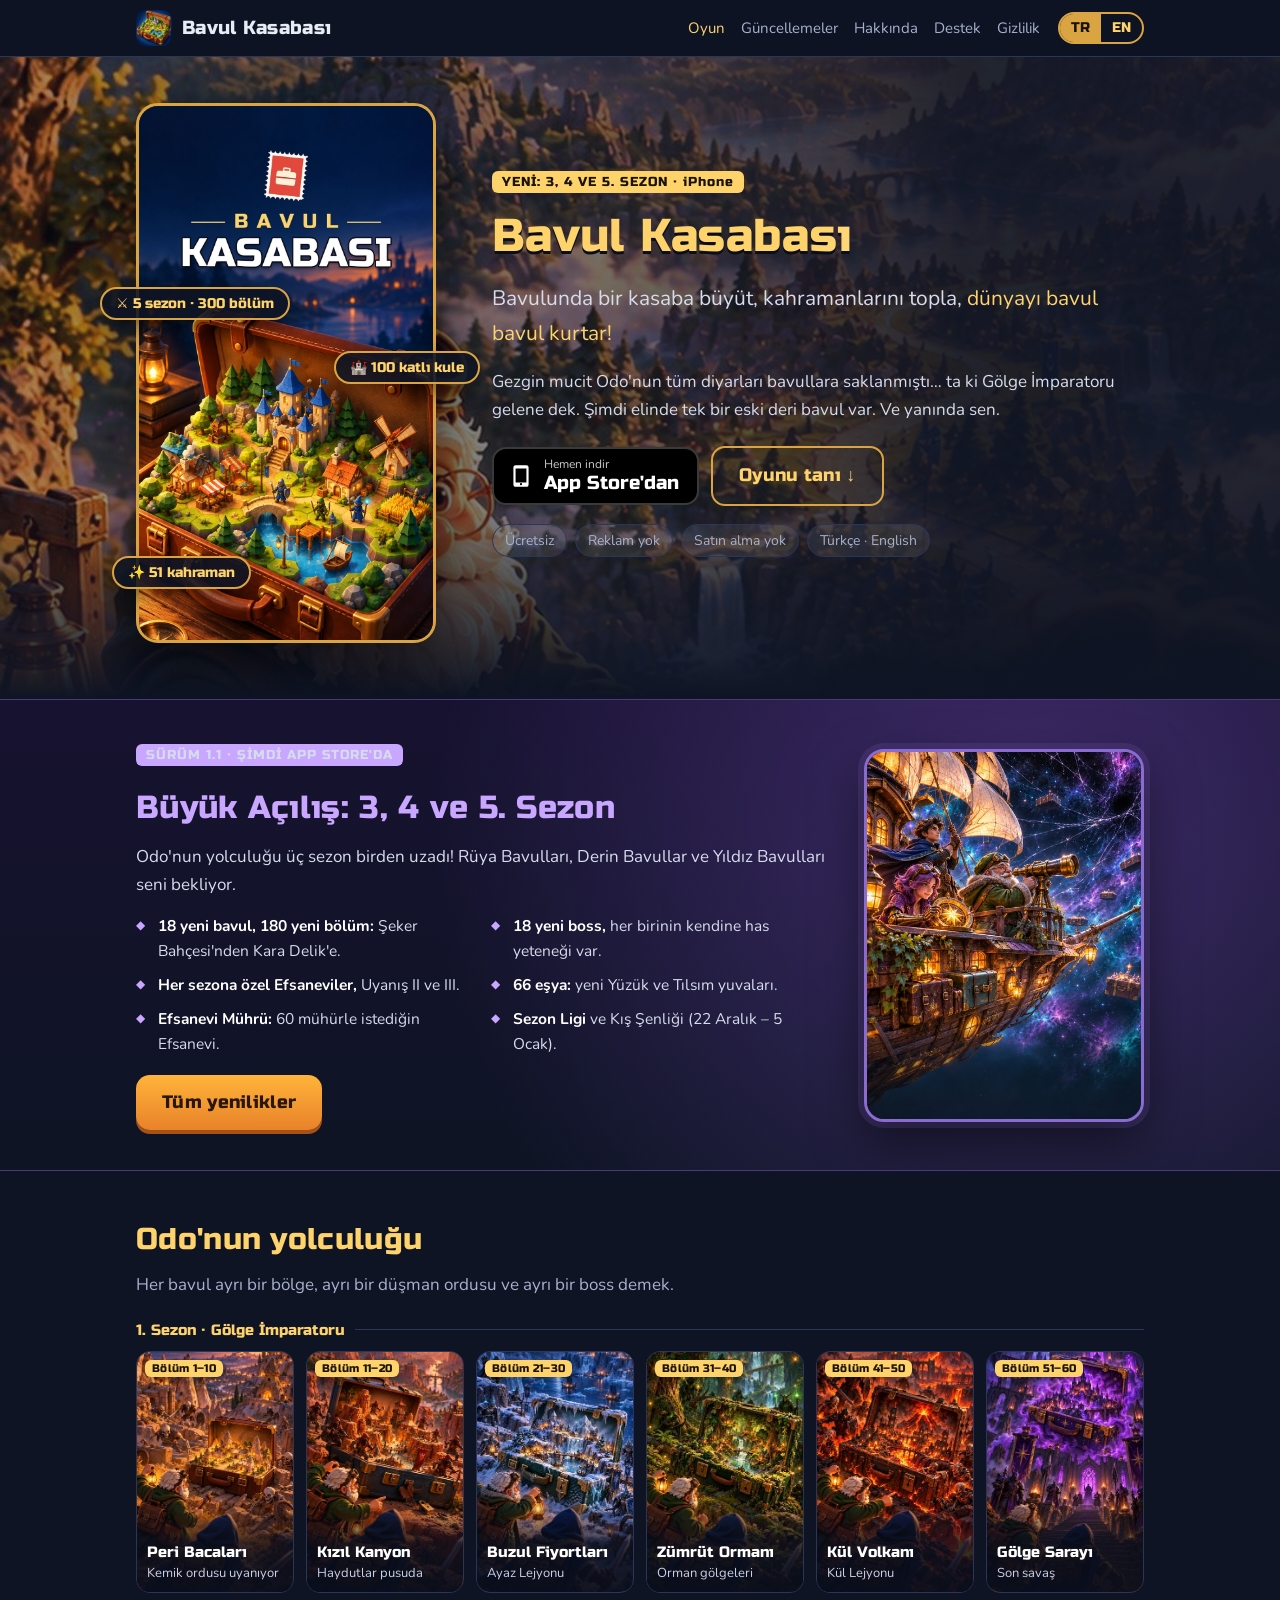
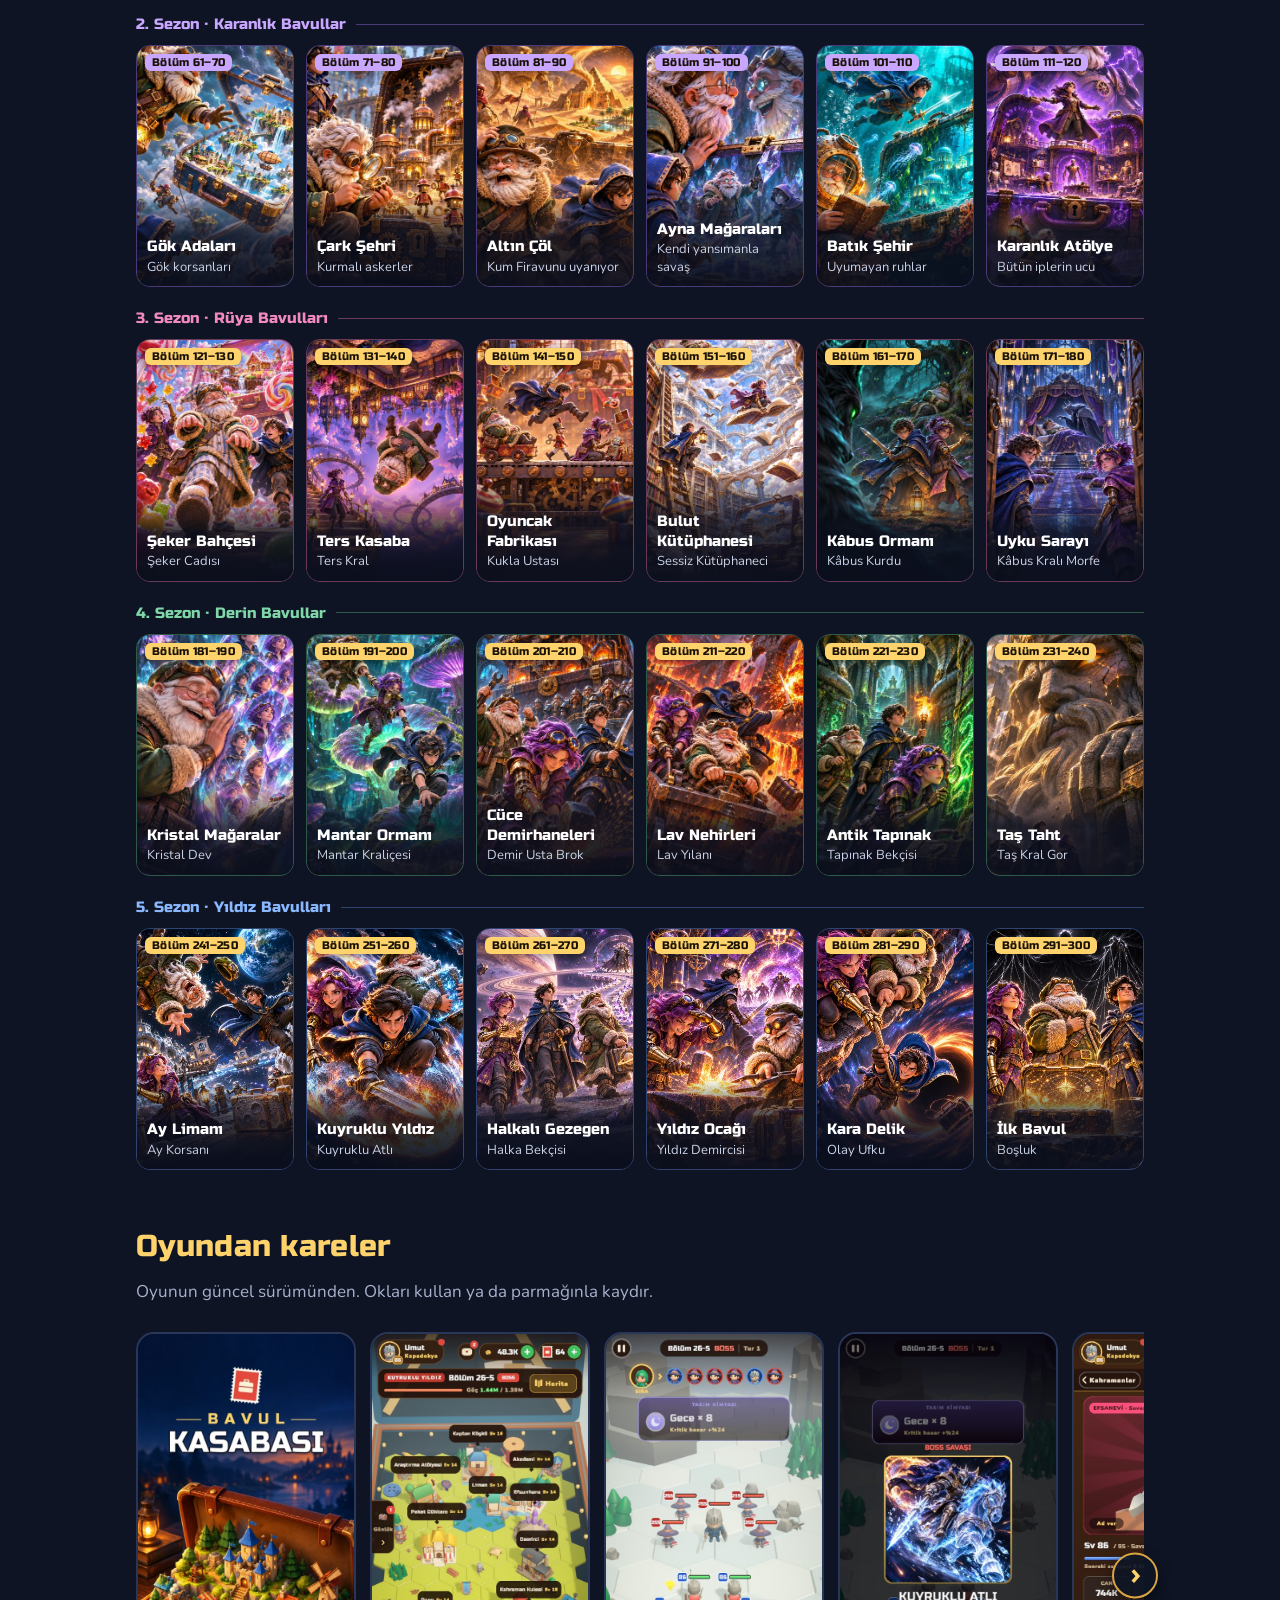
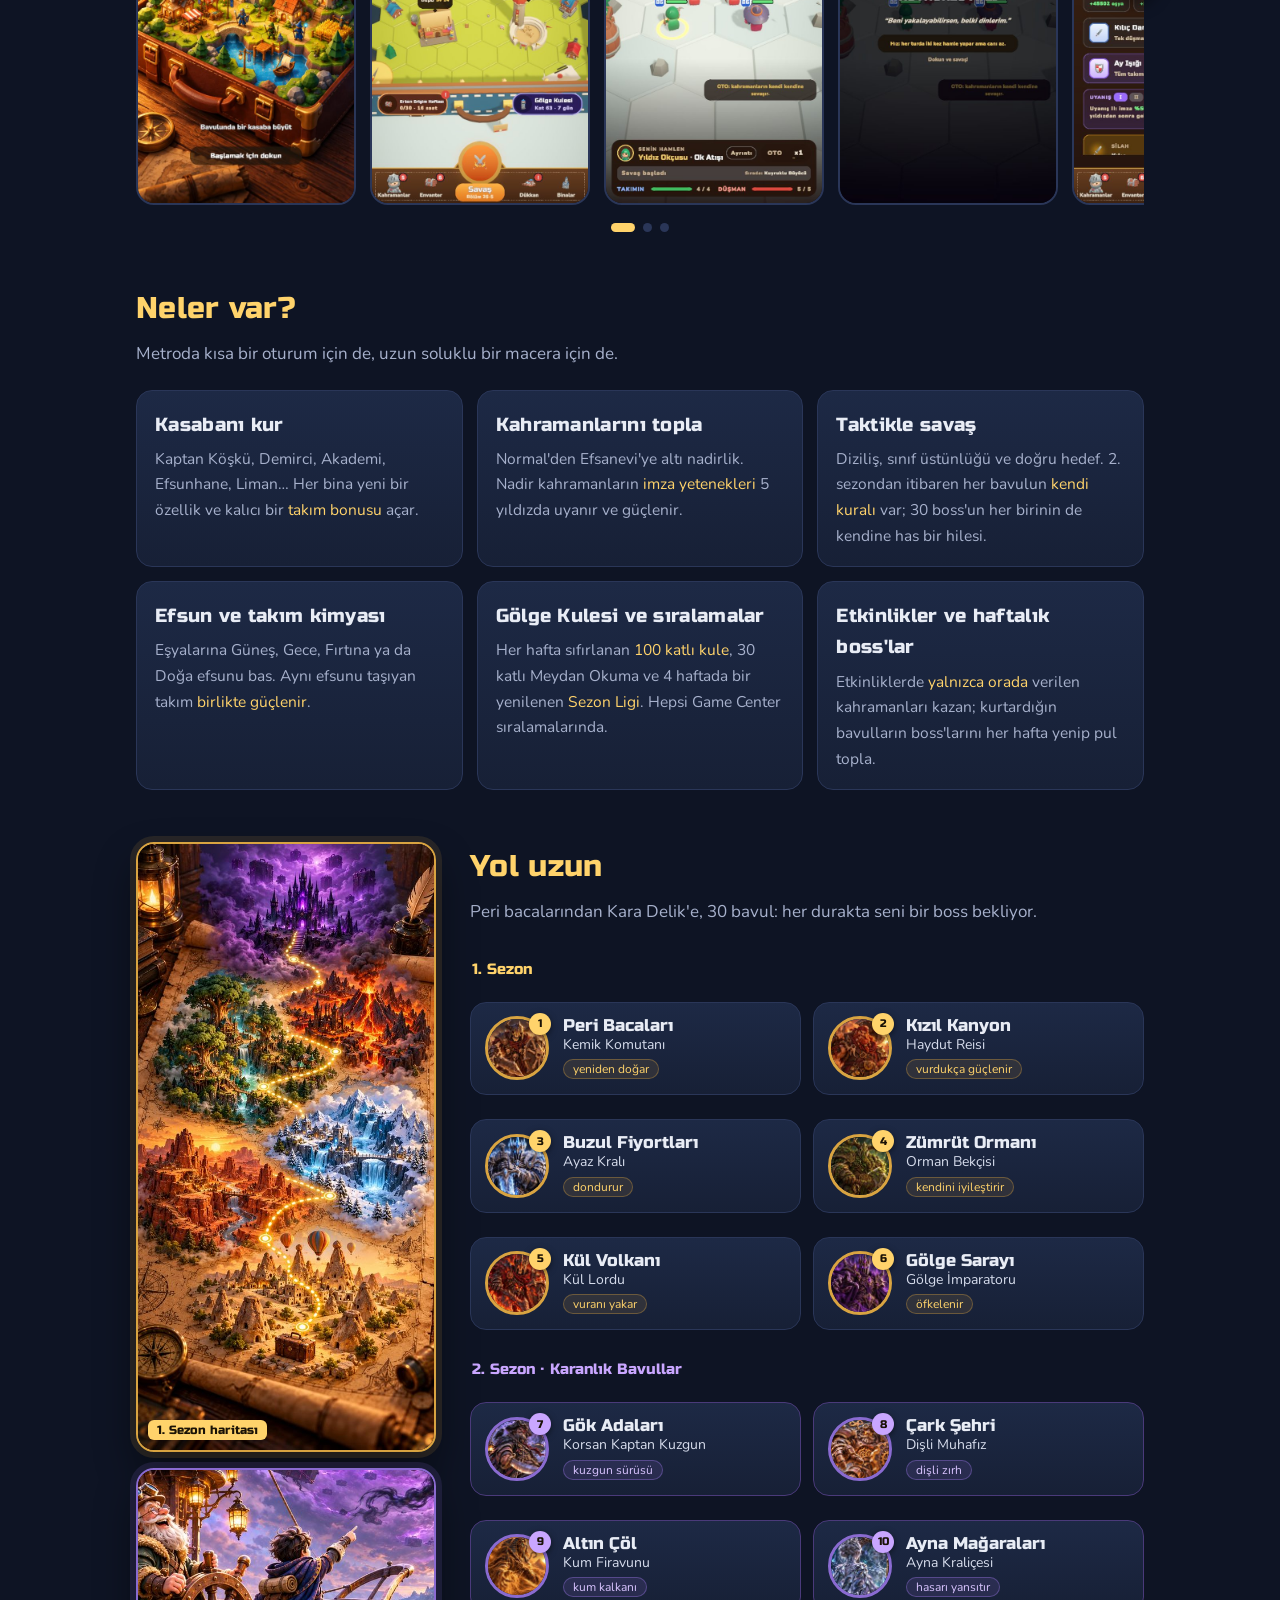
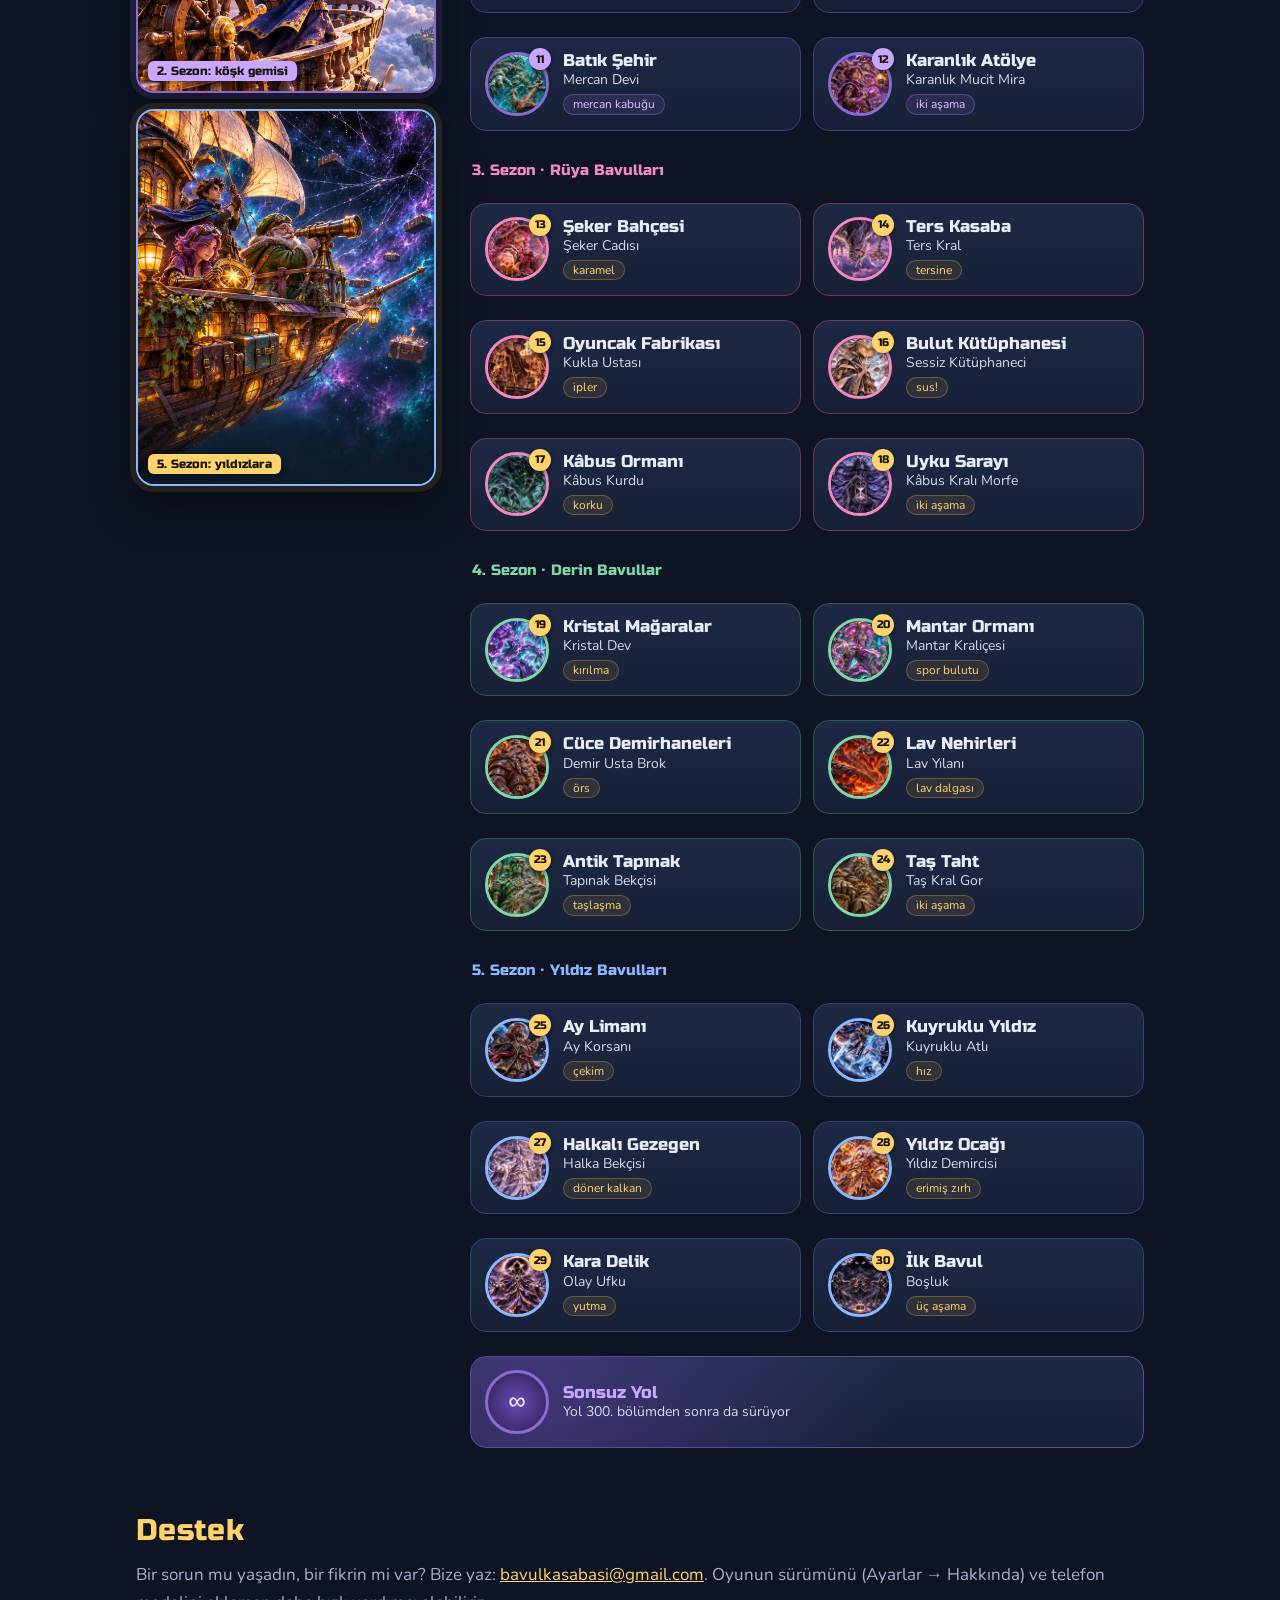
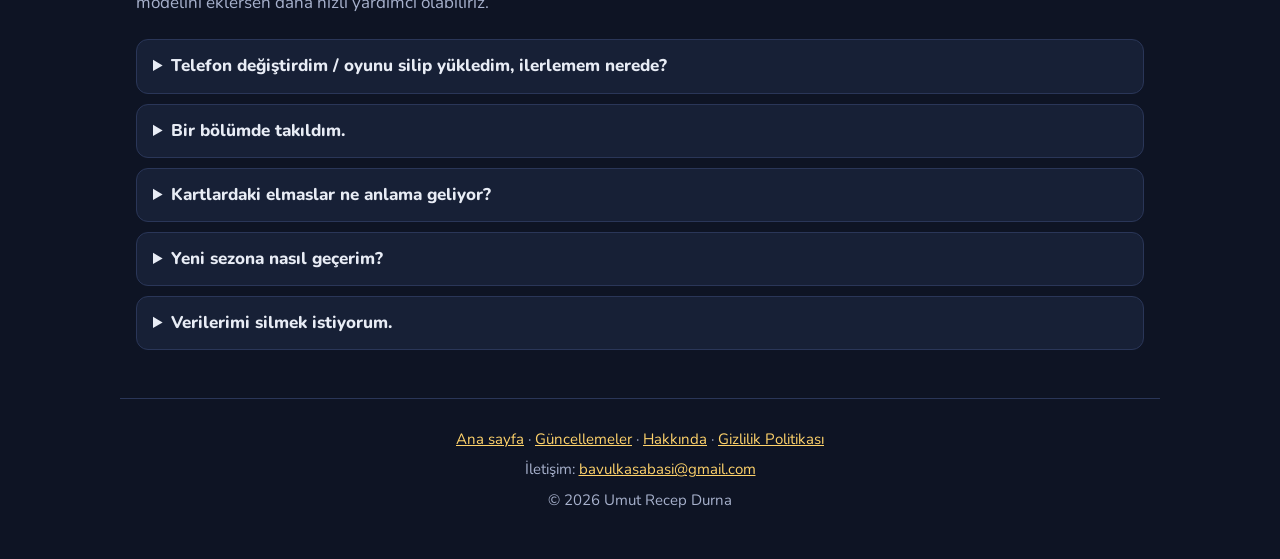
<file: index.html>
<!doctype html>
<html lang="tr">
<head>
<meta charset="utf-8">
<meta name="viewport" content="width=device-width, initial-scale=1">
<title>Bavul Kasabası · iPhone için taktik kasaba ve kahraman oyunu</title>
<meta name="description" content="Bavul Kasabası: bavulunun içinde kasabanı kur, kahramanlarını topla, sıra tabanlı taktik savaşlarla Odo'nun 30 bavulunu kurtar. iPhone için ücretsiz, reklamsız, Türkçe.">
<meta property="og:title" content="Bavul Kasabası · iPhone için taktik kasaba ve kahraman oyunu">
<meta property="og:description" content="Bavul Kasabası: bavulunun içinde kasabanı kur, kahramanlarını topla, sıra tabanlı taktik savaşlarla Odo'nun 30 bavulunu kurtar. iPhone için ücretsiz, reklamsız, Türkçe.">
<link rel="canonical" href="https://umutdurna.github.io/bavul-kasabasi-site/">
<link rel="alternate" hreflang="tr" href="https://umutdurna.github.io/bavul-kasabasi-site/">
<link rel="alternate" hreflang="en" href="https://umutdurna.github.io/bavul-kasabasi-site/en.html">
<link rel="alternate" hreflang="x-default" href="https://umutdurna.github.io/bavul-kasabasi-site/en.html">
<meta name="theme-color" content="#0e1424">
<meta name="apple-itunes-app" content="app-id=6826223358">
<meta property="og:type" content="website">
<meta property="og:site_name" content="Bavul Kasabası">
<meta property="og:locale" content="tr_TR">
<meta property="og:url" content="https://umutdurna.github.io/bavul-kasabasi-site/">
<meta property="og:image" content="https://umutdurna.github.io/bavul-kasabasi-site/img/hero.jpg">
<meta name="twitter:card" content="summary_large_image">
<meta name="twitter:title" content="Bavul Kasabası · iPhone için taktik kasaba ve kahraman oyunu">
<meta name="twitter:description" content="Bavul Kasabası: bavulunun içinde kasabanı kur, kahramanlarını topla, sıra tabanlı taktik savaşlarla Odo'nun 30 bavulunu kurtar. iPhone için ücretsiz, reklamsız, Türkçe.">
<meta name="twitter:image" content="https://umutdurna.github.io/bavul-kasabasi-site/img/hero.jpg">
<script type="application/ld+json">{"@context": "https://schema.org", "@type": ["VideoGame", "MobileApplication"], "name": "Bavul Kasabası", "alternateName": "Suitcase Town", "description": "Bavul Kasabası: bavulunun içinde kasabanı kur, kahramanlarını topla, sıra tabanlı taktik savaşlarla Odo'nun 30 bavulunu kurtar. iPhone için ücretsiz, reklamsız, Türkçe.", "url": "https://umutdurna.github.io/bavul-kasabasi-site/", "image": "https://umutdurna.github.io/bavul-kasabasi-site/img/hero.jpg", "operatingSystem": "iOS", "applicationCategory": "GameApplication", "genre": ["Strateji", "Rol yapma"], "gamePlatform": "iPhone", "inLanguage": ["tr", "en"], "installUrl": "https://apps.apple.com/app/id6826223358", "sameAs": ["https://apps.apple.com/app/id6826223358"], "author": {"@type": "Person", "name": "Umut Recep Durna"}, "offers": {"@type": "Offer", "price": "0", "priceCurrency": "USD"}}</script>
<link rel="icon" href="img/favicon.png">
<link rel="preconnect" href="https://fonts.googleapis.com">
<link rel="preconnect" href="https://fonts.gstatic.com" crossorigin>
<link href="https://fonts.googleapis.com/css2?family=Nunito:wght@400;700;800&family=Russo+One&display=swap" rel="stylesheet">
<link rel="stylesheet" href="style.css">
</head>
<body>
<header class="top"><div class="in">
  <a class="brand" href="index.html"><img src="img/icon.png" alt="">Bavul Kasabası</a>
  <nav><a href="index.html" class="on">Oyun</a><a href="guncellemeler.html">Güncellemeler</a><a href="hakkinda.html">Hakkında</a><a href="index.html#destek">Destek</a><a href="gizlilik.html">Gizlilik</a></nav>
  <div class="lang"><a href="index.html" class="on">TR</a><a href="en.html">EN</a></div>
</div></header>

<div class="hero fun">
  <div class="bg2"></div>
  <div class="flies" aria-hidden="true"><i></i><i></i><i></i><i></i><i></i><i></i><i></i><i></i><i></i><i></i><i></i><i></i></div>
  <div class="in">
    <div class="stage">
      <div class="art float"><img src="img/hero.jpg" alt="Bavul Kasabası kapak görseli: eski bir deri bavulun içinde minik bir kasaba"></div>
      <span class="chip c1">⚔ 5 sezon · 300 bölüm</span>
      <span class="chip c2">🏰 100 katlı kule</span>
      <span class="chip c3">✨ 51 kahraman</span>
    </div>
    <div>
      <p class="kicker">YENİ: 3, 4 VE 5. SEZON · iPhone</p>
      <h1 class="shine">Bavul Kasabası</h1>
      <p class="tag">Bavulunda bir kasaba büyüt, kahramanlarını topla, <span>dünyayı bavul bavul kurtar!</span></p>
      <p>Gezgin mucit Odo'nun tüm diyarları bavullara saklanmıştı… ta ki Gölge İmparatoru gelene dek. Şimdi elinde tek bir eski deri bavul var. Ve yanında sen.</p>
      <div class="cta">
        <a class="store" data-store href="#" aria-disabled="true">
          <svg viewBox="0 0 24 24" fill="currentColor" aria-hidden="true"><path d="M7 2h10a2 2 0 0 1 2 2v16a2 2 0 0 1-2 2H7a2 2 0 0 1-2-2V4a2 2 0 0 1 2-2zm0 3v13h10V5H7zm4 14.5a1 1 0 1 0 2 0 1 1 0 0 0-2 0z"/></svg>
          <span><small data-store-small>Çok yakında</small><b data-store-label>App Store'da</b></span>
        </a>
        <a class="btn soft" href="#oyun">Oyunu tanı ↓</a>
      </div>
      <div class="badges"><span>Ücretsiz</span><span>Reklam yok</span><span>Satın alma yok</span><span>Türkçe · English</span></div>
    </div>
  </div>
</div>

<div class="s2band reveal"><div class="in">
  <div>
    <p class="kicker s2">SÜRÜM 1.1 · ŞİMDİ APP STORE'DA</p>
    <h2>Büyük Açılış: 3, 4 ve 5. Sezon</h2>
    <p>Odo'nun yolculuğu üç sezon birden uzadı! Rüya Bavulları, Derin Bavullar ve Yıldız Bavulları seni bekliyor.</p>
    <ul class="s2list">
      <li><b>18 yeni bavul, 180 yeni bölüm:</b> Şeker Bahçesi'nden Kara Delik'e.</li>
      <li><b>18 yeni boss,</b> her birinin kendine has yeteneği var.</li>
      <li><b>Her sezona özel Efsaneviler,</b> Uyanış II ve III.</li>
      <li><b>66 eşya:</b> yeni Yüzük ve Tılsım yuvaları.</li>
      <li><b>Efsanevi Mührü:</b> 60 mühürle istediğin Efsanevi.</li>
      <li><b>Sezon Ligi</b> ve Kış Şenliği (22 Aralık – 5 Ocak).</li>
    </ul>
    <a class="btn" href="guncellemeler.html">Tüm yenilikler</a>
  </div>
  <div class="art"><img loading="lazy" src="img/harita_s5.jpg" alt="Köşk gemisi Yıldız Bavulları'na doğru"></div>
</div></div>

<section id="oyun" class="reveal">
  <h2>Odo'nun yolculuğu</h2>
  <p class="lead">Her bavul ayrı bir bölge, ayrı bir düşman ordusu ve ayrı bir boss demek.</p>
  <p class="season">1. Sezon · Gölge İmparatoru</p>
  <div class="story">
    <figure><img loading="lazy" src="img/bolum_1.jpg" data-full="img/bolum_1_big.jpg" alt=""><span class="range">Bölüm 1–10</span><figcaption><b>Peri Bacaları</b>Kemik ordusu uyanıyor</figcaption></figure>
    <figure><img loading="lazy" src="img/bolum_2.jpg" data-full="img/bolum_2_big.jpg" alt=""><span class="range">Bölüm 11–20</span><figcaption><b>Kızıl Kanyon</b>Haydutlar pusuda</figcaption></figure>
    <figure><img loading="lazy" src="img/bolum_3.jpg" data-full="img/bolum_3_big.jpg" alt=""><span class="range">Bölüm 21–30</span><figcaption><b>Buzul Fiyortları</b>Ayaz Lejyonu</figcaption></figure>
    <figure><img loading="lazy" src="img/bolum_4.jpg" data-full="img/bolum_4_big.jpg" alt=""><span class="range">Bölüm 31–40</span><figcaption><b>Zümrüt Ormanı</b>Orman gölgeleri</figcaption></figure>
    <figure><img loading="lazy" src="img/bolum_5.jpg" data-full="img/bolum_5_big.jpg" alt=""><span class="range">Bölüm 41–50</span><figcaption><b>Kül Volkanı</b>Kül Lejyonu</figcaption></figure>
    <figure><img loading="lazy" src="img/bolum_6.jpg" data-full="img/bolum_6_big.jpg" alt=""><span class="range">Bölüm 51–60</span><figcaption><b>Gölge Sarayı</b>Son savaş</figcaption></figure>
  </div>
  <p class="season s2">2. Sezon · Karanlık Bavullar</p>
  <div class="story s2">
    <figure><img loading="lazy" src="img/bolum_7.jpg" data-full="img/bolum_7_big.jpg" alt=""><span class="range">Bölüm 61–70</span><figcaption><b>Gök Adaları</b>Gök korsanları</figcaption></figure>
    <figure><img loading="lazy" src="img/bolum_8.jpg" data-full="img/bolum_8_big.jpg" alt=""><span class="range">Bölüm 71–80</span><figcaption><b>Çark Şehri</b>Kurmalı askerler</figcaption></figure>
    <figure><img loading="lazy" src="img/bolum_9.jpg" data-full="img/bolum_9_big.jpg" alt=""><span class="range">Bölüm 81–90</span><figcaption><b>Altın Çöl</b>Kum Firavunu uyanıyor</figcaption></figure>
    <figure><img loading="lazy" src="img/bolum_10.jpg" data-full="img/bolum_10_big.jpg" alt=""><span class="range">Bölüm 91–100</span><figcaption><b>Ayna Mağaraları</b>Kendi yansımanla savaş</figcaption></figure>
    <figure><img loading="lazy" src="img/bolum_11.jpg" data-full="img/bolum_11_big.jpg" alt=""><span class="range">Bölüm 101–110</span><figcaption><b>Batık Şehir</b>Uyumayan ruhlar</figcaption></figure>
    <figure><img loading="lazy" src="img/bolum_12.jpg" data-full="img/bolum_12_big.jpg" alt=""><span class="range">Bölüm 111–120</span><figcaption><b>Karanlık Atölye</b>Bütün iplerin ucu</figcaption></figure>
  </div>
  <p class="season s3">3. Sezon · Rüya Bavulları</p>
  <div class="story s3">
    <figure><img loading="lazy" src="img/bolum_13.jpg" data-full="img/bolum_13_big.jpg" alt=""><span class="range">Bölüm 121–130</span><figcaption><b>Şeker Bahçesi</b>Şeker Cadısı</figcaption></figure>
    <figure><img loading="lazy" src="img/bolum_14.jpg" data-full="img/bolum_14_big.jpg" alt=""><span class="range">Bölüm 131–140</span><figcaption><b>Ters Kasaba</b>Ters Kral</figcaption></figure>
    <figure><img loading="lazy" src="img/bolum_15.jpg" data-full="img/bolum_15_big.jpg" alt=""><span class="range">Bölüm 141–150</span><figcaption><b>Oyuncak Fabrikası</b>Kukla Ustası</figcaption></figure>
    <figure><img loading="lazy" src="img/bolum_16.jpg" data-full="img/bolum_16_big.jpg" alt=""><span class="range">Bölüm 151–160</span><figcaption><b>Bulut Kütüphanesi</b>Sessiz Kütüphaneci</figcaption></figure>
    <figure><img loading="lazy" src="img/bolum_17.jpg" data-full="img/bolum_17_big.jpg" alt=""><span class="range">Bölüm 161–170</span><figcaption><b>Kâbus Ormanı</b>Kâbus Kurdu</figcaption></figure>
    <figure><img loading="lazy" src="img/bolum_18.jpg" data-full="img/bolum_18_big.jpg" alt=""><span class="range">Bölüm 171–180</span><figcaption><b>Uyku Sarayı</b>Kâbus Kralı Morfe</figcaption></figure>
  </div>
  <p class="season s4">4. Sezon · Derin Bavullar</p>
  <div class="story s4">
    <figure><img loading="lazy" src="img/bolum_19.jpg" data-full="img/bolum_19_big.jpg" alt=""><span class="range">Bölüm 181–190</span><figcaption><b>Kristal Mağaralar</b>Kristal Dev</figcaption></figure>
    <figure><img loading="lazy" src="img/bolum_20.jpg" data-full="img/bolum_20_big.jpg" alt=""><span class="range">Bölüm 191–200</span><figcaption><b>Mantar Ormanı</b>Mantar Kraliçesi</figcaption></figure>
    <figure><img loading="lazy" src="img/bolum_21.jpg" data-full="img/bolum_21_big.jpg" alt=""><span class="range">Bölüm 201–210</span><figcaption><b>Cüce Demirhaneleri</b>Demir Usta Brok</figcaption></figure>
    <figure><img loading="lazy" src="img/bolum_22.jpg" data-full="img/bolum_22_big.jpg" alt=""><span class="range">Bölüm 211–220</span><figcaption><b>Lav Nehirleri</b>Lav Yılanı</figcaption></figure>
    <figure><img loading="lazy" src="img/bolum_23.jpg" data-full="img/bolum_23_big.jpg" alt=""><span class="range">Bölüm 221–230</span><figcaption><b>Antik Tapınak</b>Tapınak Bekçisi</figcaption></figure>
    <figure><img loading="lazy" src="img/bolum_24.jpg" data-full="img/bolum_24_big.jpg" alt=""><span class="range">Bölüm 231–240</span><figcaption><b>Taş Taht</b>Taş Kral Gor</figcaption></figure>
  </div>
  <p class="season s5">5. Sezon · Yıldız Bavulları</p>
  <div class="story s5">
    <figure><img loading="lazy" src="img/bolum_25.jpg" data-full="img/bolum_25_big.jpg" alt=""><span class="range">Bölüm 241–250</span><figcaption><b>Ay Limanı</b>Ay Korsanı</figcaption></figure>
    <figure><img loading="lazy" src="img/bolum_26.jpg" data-full="img/bolum_26_big.jpg" alt=""><span class="range">Bölüm 251–260</span><figcaption><b>Kuyruklu Yıldız</b>Kuyruklu Atlı</figcaption></figure>
    <figure><img loading="lazy" src="img/bolum_27.jpg" data-full="img/bolum_27_big.jpg" alt=""><span class="range">Bölüm 261–270</span><figcaption><b>Halkalı Gezegen</b>Halka Bekçisi</figcaption></figure>
    <figure><img loading="lazy" src="img/bolum_28.jpg" data-full="img/bolum_28_big.jpg" alt=""><span class="range">Bölüm 271–280</span><figcaption><b>Yıldız Ocağı</b>Yıldız Demircisi</figcaption></figure>
    <figure><img loading="lazy" src="img/bolum_29.jpg" data-full="img/bolum_29_big.jpg" alt=""><span class="range">Bölüm 281–290</span><figcaption><b>Kara Delik</b>Olay Ufku</figcaption></figure>
    <figure><img loading="lazy" src="img/bolum_30.jpg" data-full="img/bolum_30_big.jpg" alt=""><span class="range">Bölüm 291–300</span><figcaption><b>İlk Bavul</b>Boşluk</figcaption></figure>
  </div>
</section>

<section>
  <h2>Oyundan kareler</h2>
  <p class="lead">Oyunun güncel sürümünden. Okları kullan ya da parmağınla kaydır.</p>
  <div class="carousel"><button class="nav prev" aria-label="previous">&#8249;</button><div class="shots">
    <img loading="lazy" src="img/tr_120_1.jpg" alt="Başlık ekranı">
    <img loading="lazy" src="img/tr_120_2.jpg" alt="Kasaba">
    <img loading="lazy" src="img/tr_120_3.jpg" alt="Taktik savaş">
    <img loading="lazy" src="img/tr_120_4.jpg" alt="Boss: Kuyruklu Atlı">
    <img loading="lazy" src="img/tr_120_5.jpg" alt="Efsanevi kahraman: Ay Şövalyesi">
    <img loading="lazy" src="img/tr_120_6.jpg" alt="Odo'nun Haritası: 5 sezon">
    <img loading="lazy" src="img/tr_120_7.jpg" alt="Efsunhane ve 4 eşya yuvası">
    <img loading="lazy" src="img/tr_120_8.jpg" alt="Paket açılışı">
    <img loading="lazy" src="img/tr_120_9.jpg" alt="100 katlı Gölge Kulesi">
    <img loading="lazy" src="img/tr_120_10.jpg" alt="Kütüphane">
  </div><button class="nav next" aria-label="next">&#8250;</button><div class="dots"></div></div>
</section>

<section class="reveal">
  <h2>Neler var?</h2>
  <p class="lead">Metroda kısa bir oturum için de, uzun soluklu bir macera için de.</p>
  <div class="features">
    <div class="card"><h3>Kasabanı kur</h3><p>Kaptan Köşkü, Demirci, Akademi, Efsunhane, Liman… Her bina yeni bir özellik ve kalıcı bir <span class="k">takım bonusu</span> açar.</p></div>
    <div class="card"><h3>Kahramanlarını topla</h3><p>Normal'den Efsanevi'ye altı nadirlik. Nadir kahramanların <span class="k">imza yetenekleri</span> 5 yıldızda uyanır ve güçlenir.</p></div>
    <div class="card"><h3>Taktikle savaş</h3><p>Diziliş, sınıf üstünlüğü ve doğru hedef. 2. sezondan itibaren her bavulun <span class="k">kendi kuralı</span> var; 30 boss'un her birinin de kendine has bir hilesi.</p></div>
    <div class="card"><h3>Efsun ve takım kimyası</h3><p>Eşyalarına Güneş, Gece, Fırtına ya da Doğa efsunu bas. Aynı efsunu taşıyan takım <span class="k">birlikte güçlenir</span>.</p></div>
    <div class="card"><h3>Gölge Kulesi ve sıralamalar</h3><p>Her hafta sıfırlanan <span class="k">100 katlı kule</span>, 30 katlı Meydan Okuma ve 4 haftada bir yenilenen <span class="k">Sezon Ligi</span>. Hepsi Game Center sıralamalarında.</p></div>
    <div class="card"><h3>Etkinlikler ve haftalık boss'lar</h3><p>Etkinliklerde <span class="k">yalnızca orada</span> verilen kahramanları kazan; kurtardığın bavulların boss'larını her hafta yenip pul topla.</p></div>
  </div>
</section>

<section class="journey reveal">
  <div class="maps"><figure class="mapwrap"><img loading="lazy" src="img/harita.jpg" alt="Odo'nun haritası"><figcaption>1. Sezon haritası</figcaption></figure><figure class="mapwrap s2"><img loading="lazy" src="img/harita_s2.jpg" alt="Köşk gemisi karanlık bavullara doğru"><figcaption>2. Sezon: köşk gemisi</figcaption></figure><figure class="mapwrap s5"><img loading="lazy" src="img/harita_s5.jpg" alt="Köşk gemisi Yıldız Bavulları'na doğru"><figcaption>5. Sezon: yıldızlara</figcaption></figure></div>
  <div>
    <h2>Yol uzun</h2>
    <p class="lead">Peri bacalarından Kara Delik'e, 30 bavul: her durakta seni bir boss bekliyor.</p>
    <ol class="stops">
      <li class="head"><p class="season">1. Sezon</p></li>
      <li><img loading="lazy" src="img/boss_1.jpg" alt=""><div><b>Peri Bacaları</b><span>Kemik Komutanı</span><i>yeniden doğar</i></div></li>
      <li><img loading="lazy" src="img/boss_2.jpg" alt=""><div><b>Kızıl Kanyon</b><span>Haydut Reisi</span><i>vurdukça güçlenir</i></div></li>
      <li><img loading="lazy" src="img/boss_3.jpg" alt=""><div><b>Buzul Fiyortları</b><span>Ayaz Kralı</span><i>dondurur</i></div></li>
      <li><img loading="lazy" src="img/boss_4.jpg" alt=""><div><b>Zümrüt Ormanı</b><span>Orman Bekçisi</span><i>kendini iyileştirir</i></div></li>
      <li><img loading="lazy" src="img/boss_5.jpg" alt=""><div><b>Kül Volkanı</b><span>Kül Lordu</span><i>vuranı yakar</i></div></li>
      <li><img loading="lazy" src="img/boss_6.jpg" alt=""><div><b>Gölge Sarayı</b><span>Gölge İmparatoru</span><i>öfkelenir</i></div></li>
      <li class="head"><p class="season s2">2. Sezon · Karanlık Bavullar</p></li>
      <li class="s2"><img loading="lazy" src="img/boss_7.jpg" alt=""><div><b>Gök Adaları</b><span>Korsan Kaptan Kuzgun</span><i>kuzgun sürüsü</i></div></li>
      <li class="s2"><img loading="lazy" src="img/boss_8.jpg" alt=""><div><b>Çark Şehri</b><span>Dişli Muhafız</span><i>dişli zırh</i></div></li>
      <li class="s2"><img loading="lazy" src="img/boss_9.jpg" alt=""><div><b>Altın Çöl</b><span>Kum Firavunu</span><i>kum kalkanı</i></div></li>
      <li class="s2"><img loading="lazy" src="img/boss_10.jpg" alt=""><div><b>Ayna Mağaraları</b><span>Ayna Kraliçesi</span><i>hasarı yansıtır</i></div></li>
      <li class="s2"><img loading="lazy" src="img/boss_11.jpg" alt=""><div><b>Batık Şehir</b><span>Mercan Devi</span><i>mercan kabuğu</i></div></li>
      <li class="s2"><img loading="lazy" src="img/boss_12.jpg" alt=""><div><b>Karanlık Atölye</b><span>Karanlık Mucit Mira</span><i>iki aşama</i></div></li>
      <li class="head"><p class="season s3">3. Sezon · Rüya Bavulları</p></li>
      <li class="s3"><img loading="lazy" src="img/boss_13.jpg" alt=""><div><b>Şeker Bahçesi</b><span>Şeker Cadısı</span><i>karamel</i></div></li>
      <li class="s3"><img loading="lazy" src="img/boss_14.jpg" alt=""><div><b>Ters Kasaba</b><span>Ters Kral</span><i>tersine</i></div></li>
      <li class="s3"><img loading="lazy" src="img/boss_15.jpg" alt=""><div><b>Oyuncak Fabrikası</b><span>Kukla Ustası</span><i>i̇pler</i></div></li>
      <li class="s3"><img loading="lazy" src="img/boss_16.jpg" alt=""><div><b>Bulut Kütüphanesi</b><span>Sessiz Kütüphaneci</span><i>sus!</i></div></li>
      <li class="s3"><img loading="lazy" src="img/boss_17.jpg" alt=""><div><b>Kâbus Ormanı</b><span>Kâbus Kurdu</span><i>korku</i></div></li>
      <li class="s3"><img loading="lazy" src="img/boss_18.jpg" alt=""><div><b>Uyku Sarayı</b><span>Kâbus Kralı Morfe</span><i>i̇ki aşama</i></div></li>
      <li class="head"><p class="season s4">4. Sezon · Derin Bavullar</p></li>
      <li class="s4"><img loading="lazy" src="img/boss_19.jpg" alt=""><div><b>Kristal Mağaralar</b><span>Kristal Dev</span><i>kırılma</i></div></li>
      <li class="s4"><img loading="lazy" src="img/boss_20.jpg" alt=""><div><b>Mantar Ormanı</b><span>Mantar Kraliçesi</span><i>spor bulutu</i></div></li>
      <li class="s4"><img loading="lazy" src="img/boss_21.jpg" alt=""><div><b>Cüce Demirhaneleri</b><span>Demir Usta Brok</span><i>örs</i></div></li>
      <li class="s4"><img loading="lazy" src="img/boss_22.jpg" alt=""><div><b>Lav Nehirleri</b><span>Lav Yılanı</span><i>lav dalgası</i></div></li>
      <li class="s4"><img loading="lazy" src="img/boss_23.jpg" alt=""><div><b>Antik Tapınak</b><span>Tapınak Bekçisi</span><i>taşlaşma</i></div></li>
      <li class="s4"><img loading="lazy" src="img/boss_24.jpg" alt=""><div><b>Taş Taht</b><span>Taş Kral Gor</span><i>i̇ki aşama</i></div></li>
      <li class="head"><p class="season s5">5. Sezon · Yıldız Bavulları</p></li>
      <li class="s5"><img loading="lazy" src="img/boss_25.jpg" alt=""><div><b>Ay Limanı</b><span>Ay Korsanı</span><i>çekim</i></div></li>
      <li class="s5"><img loading="lazy" src="img/boss_26.jpg" alt=""><div><b>Kuyruklu Yıldız</b><span>Kuyruklu Atlı</span><i>hız</i></div></li>
      <li class="s5"><img loading="lazy" src="img/boss_27.jpg" alt=""><div><b>Halkalı Gezegen</b><span>Halka Bekçisi</span><i>döner kalkan</i></div></li>
      <li class="s5"><img loading="lazy" src="img/boss_28.jpg" alt=""><div><b>Yıldız Ocağı</b><span>Yıldız Demircisi</span><i>erimiş zırh</i></div></li>
      <li class="s5"><img loading="lazy" src="img/boss_29.jpg" alt=""><div><b>Kara Delik</b><span>Olay Ufku</span><i>yutma</i></div></li>
      <li class="s5"><img loading="lazy" src="img/boss_30.jpg" alt=""><div><b>İlk Bavul</b><span>Boşluk</span><i>üç aşama</i></div></li>
      <li class="next"><div class="fog">∞</div><div><b>Sonsuz Yol</b><span>Yol 300. bölümden sonra da sürüyor</span></div></li>
    </ol>
  </div>
</section>

<section id="destek">
  <h2>Destek</h2>
  <p class="lead">Bir sorun mu yaşadın, bir fikrin mi var? Bize yaz: <a href="mailto:bavulkasabasi@gmail.com">bavulkasabasi@gmail.com</a>. Oyunun sürümünü (Ayarlar → Hakkında) ve telefon modelini eklersen daha hızlı yardımcı olabiliriz.</p>
  <div class="faq">
    <details><summary>Telefon değiştirdim / oyunu silip yükledim, ilerlemem nerede?</summary><p>Telefonunda iCloud açıksa oyun kaydın kendi iCloud hesabına yedeklenir. Oyunu aynı Apple kimliğiyle açtığında "Kaydın Bulundu" penceresi çıkar ve kaldığın yerden devam edersin. Ayarlar ekranının altında yedeğin açık olup olmadığı yazar.</p></details>
    <details><summary>Bir bölümde takıldım.</summary><p>Geçtiğin bölümleri tekrar oyna, kahramanlarına seviye atlat, eşyalarını güçlendir ve dizilişi ayarla (büyücü ve okçu arkaya). Akademi, Atölye, Sefer ve etkinlikler de altın kazandırır. Ana ekrandaki "Sıradaki" şeridi ne yapman gerektiğini söyler.</p></details>
    <details><summary>Kartlardaki elmaslar ne anlama geliyor?</summary><p>Nadirlik: 1 elmas Normal, 6 elmas Efsanevi. Kahraman detayında nadirlik etiketine dokunarak Nadirlik Rehberi'ni açabilirsin.</p></details>
    <details><summary>Yeni sezona nasıl geçerim?</summary><p>Her sezon 60 bölüm sürer; sezonun son boss'unu yenince hikâye seni bir sonraki sezona taşır (60, 120, 180 ve 240. bölümler). Sonsuz Yol'da ilerlediysen güncellemeyle yeni sezonun başına geçersin, kat ettiğin yol pulla ödenir. Geçtiğin bavullara Odo'nun Haritası'ndan her zaman dönebilirsin.</p></details>
    <details><summary>Verilerimi silmek istiyorum.</summary><p>Ayarlar → Hesabı ve verileri sil. Telefondaki kaydın, iCloud yedeğin, anonim oyuncu kimliğin ve kullanım verilerin silinir. Ayrıntılar: <a href="gizlilik.html">Gizlilik Politikası</a>.</p></details>
  </div>
</section>

<footer>
  <p><a href="index.html">Ana sayfa</a> · <a href="guncellemeler.html">Güncellemeler</a> · <a href="hakkinda.html">Hakkında</a> · <a href="gizlilik.html">Gizlilik Politikası</a></p>
  <p>İletişim: <a href="mailto:bavulkasabasi@gmail.com">bavulkasabasi@gmail.com</a></p>
  <p>© 2026 Umut Recep Durna</p>
</footer>
<script src="site.js"></script>
</body>
</html>
</file>
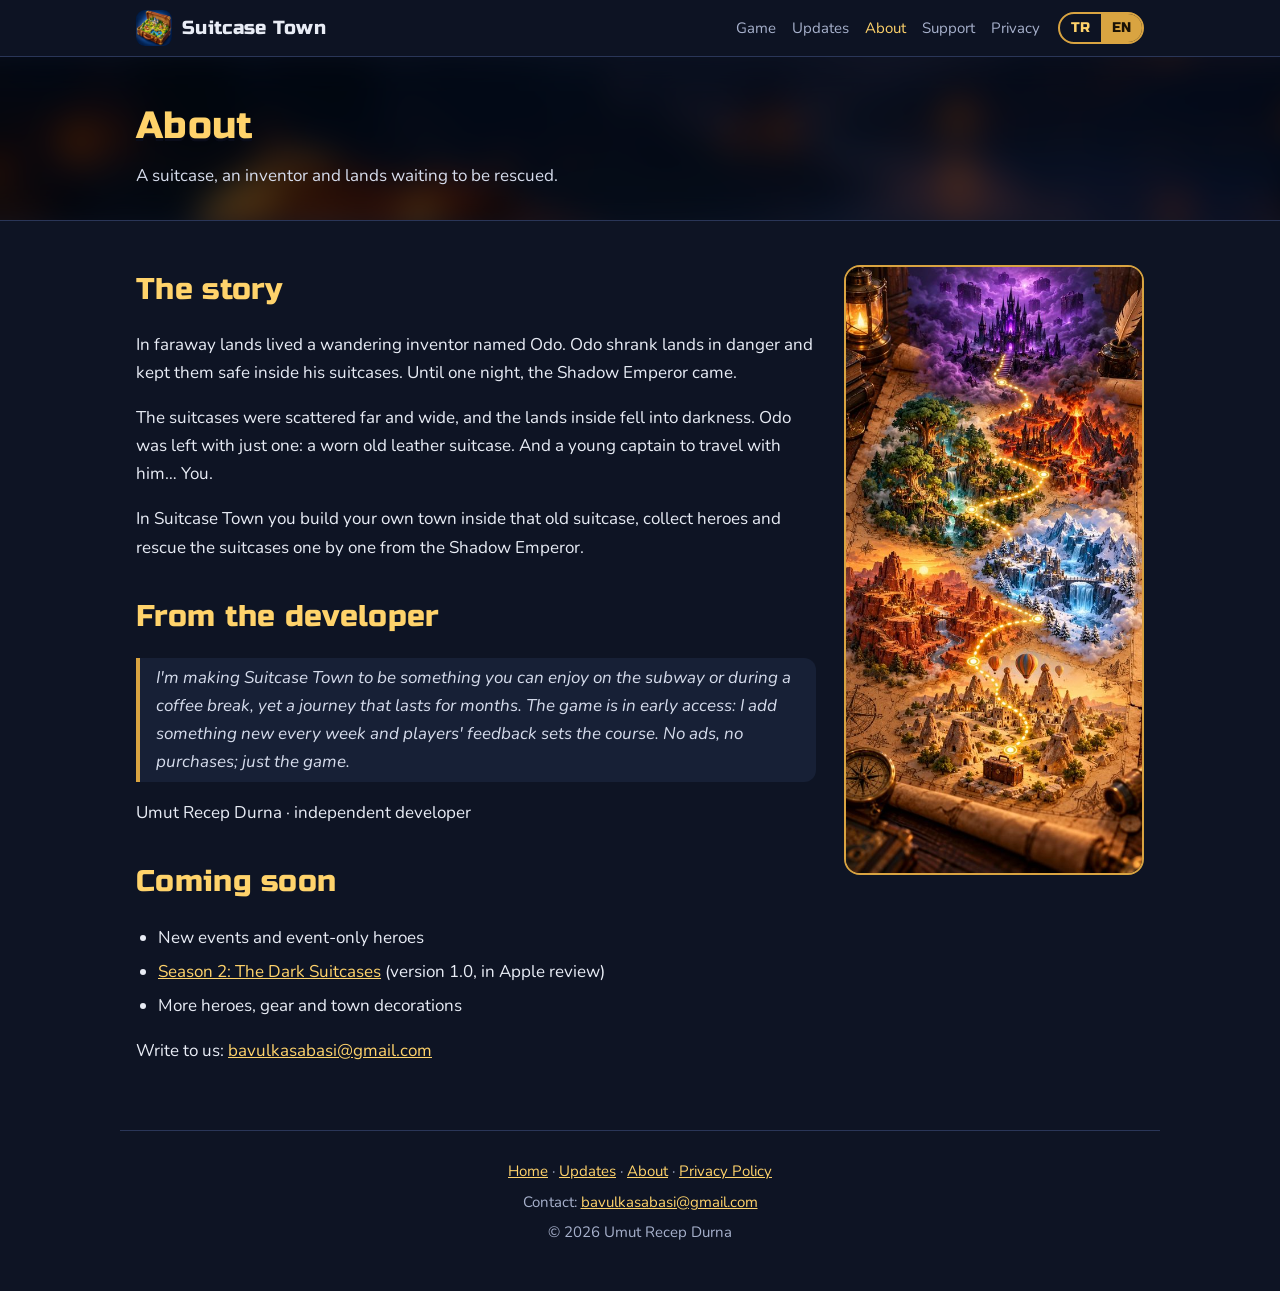
<file: about.html>
<!doctype html>
<html lang="en">
<head>
<meta charset="utf-8">
<meta name="viewport" content="width=device-width, initial-scale=1">
<title>About · Suitcase Town</title>
<meta name="description" content="Odo's story and a note from the developer.">
<meta property="og:title" content="About · Suitcase Town">
<meta property="og:description" content="Odo's story and a note from the developer.">
<link rel="canonical" href="https://umutdurna.github.io/bavul-kasabasi-site/about.html">
<link rel="alternate" hreflang="tr" href="https://umutdurna.github.io/bavul-kasabasi-site/hakkinda.html">
<link rel="alternate" hreflang="en" href="https://umutdurna.github.io/bavul-kasabasi-site/about.html">
<link rel="alternate" hreflang="x-default" href="https://umutdurna.github.io/bavul-kasabasi-site/about.html">
<meta name="theme-color" content="#0e1424">
<meta name="apple-itunes-app" content="app-id=6826223358">
<meta property="og:type" content="website">
<meta property="og:site_name" content="Suitcase Town">
<meta property="og:locale" content="en_US">
<meta property="og:url" content="https://umutdurna.github.io/bavul-kasabasi-site/about.html">
<meta property="og:image" content="https://umutdurna.github.io/bavul-kasabasi-site/img/hero_en.jpg">
<meta name="twitter:card" content="summary_large_image">
<meta name="twitter:title" content="About · Suitcase Town">
<meta name="twitter:description" content="Odo's story and a note from the developer.">
<meta name="twitter:image" content="https://umutdurna.github.io/bavul-kasabasi-site/img/hero_en.jpg">

<link rel="icon" href="img/favicon.png">
<link rel="preconnect" href="https://fonts.googleapis.com">
<link rel="preconnect" href="https://fonts.gstatic.com" crossorigin>
<link href="https://fonts.googleapis.com/css2?family=Nunito:wght@400;700;800&family=Russo+One&display=swap" rel="stylesheet">
<link rel="stylesheet" href="style.css">
</head>
<body>
<header class="top"><div class="in">
  <a class="brand" href="en.html"><img src="img/icon.png" alt="">Suitcase Town</a>
  <nav><a href="en.html">Game</a><a href="updates.html">Updates</a><a href="about.html" class="on">About</a><a href="en.html#support">Support</a><a href="privacy.html">Privacy</a></nav>
  <div class="lang"><a href="hakkinda.html">TR</a><a href="about.html" class="on">EN</a></div>
</div></header>

<div class="pagehead"><div class="bg"></div><div class="in">
  <h1>About</h1>
  <p>A suitcase, an inventor and lands waiting to be rescued.</p>
</div></div>

<section>
  <div class="about">
    <div>
      <h2>The story</h2>
      <p>In faraway lands lived a wandering inventor named Odo. Odo shrank lands in danger and kept them safe inside his suitcases. Until one night, the Shadow Emperor came.</p>
      <p>The suitcases were scattered far and wide, and the lands inside fell into darkness. Odo was left with just one: a worn old leather suitcase. And a young captain to travel with him… You.</p>
      <p>In Suitcase Town you build your own town inside that old suitcase, collect heroes and rescue the suitcases one by one from the Shadow Emperor.</p>

      <h2 style="margin-top:30px">From the developer</h2>
      <p class="quote">I'm making Suitcase Town to be something you can enjoy on the subway or during a coffee break, yet a journey that lasts for months. The game is in early access: I add something new every week and players' feedback sets the course. No ads, no purchases; just the game.</p>
      <p>Umut Recep Durna · independent developer</p>

      <h2 style="margin-top:30px">Coming soon</h2>
      <ul>
        <li>New events and event-only heroes</li>
        <li><a href="updates.html">Season 2: The Dark Suitcases</a> (version 1.0, in Apple review)</li>
        <li>More heroes, gear and town decorations</li>
      </ul>
      <p>Write to us: <a href="mailto:bavulkasabasi@gmail.com">bavulkasabasi@gmail.com</a></p>
    </div>
    <img loading="lazy" src="img/harita.jpg" alt="Odo's map">
  </div>
</section>

<footer>
  <p><a href="en.html">Home</a> · <a href="updates.html">Updates</a> · <a href="about.html">About</a> · <a href="privacy.html">Privacy Policy</a></p>
  <p>Contact: <a href="mailto:bavulkasabasi@gmail.com">bavulkasabasi@gmail.com</a></p>
  <p>© 2026 Umut Recep Durna</p>
</footer>
<script src="site.js"></script>
</body>
</html>
</file>
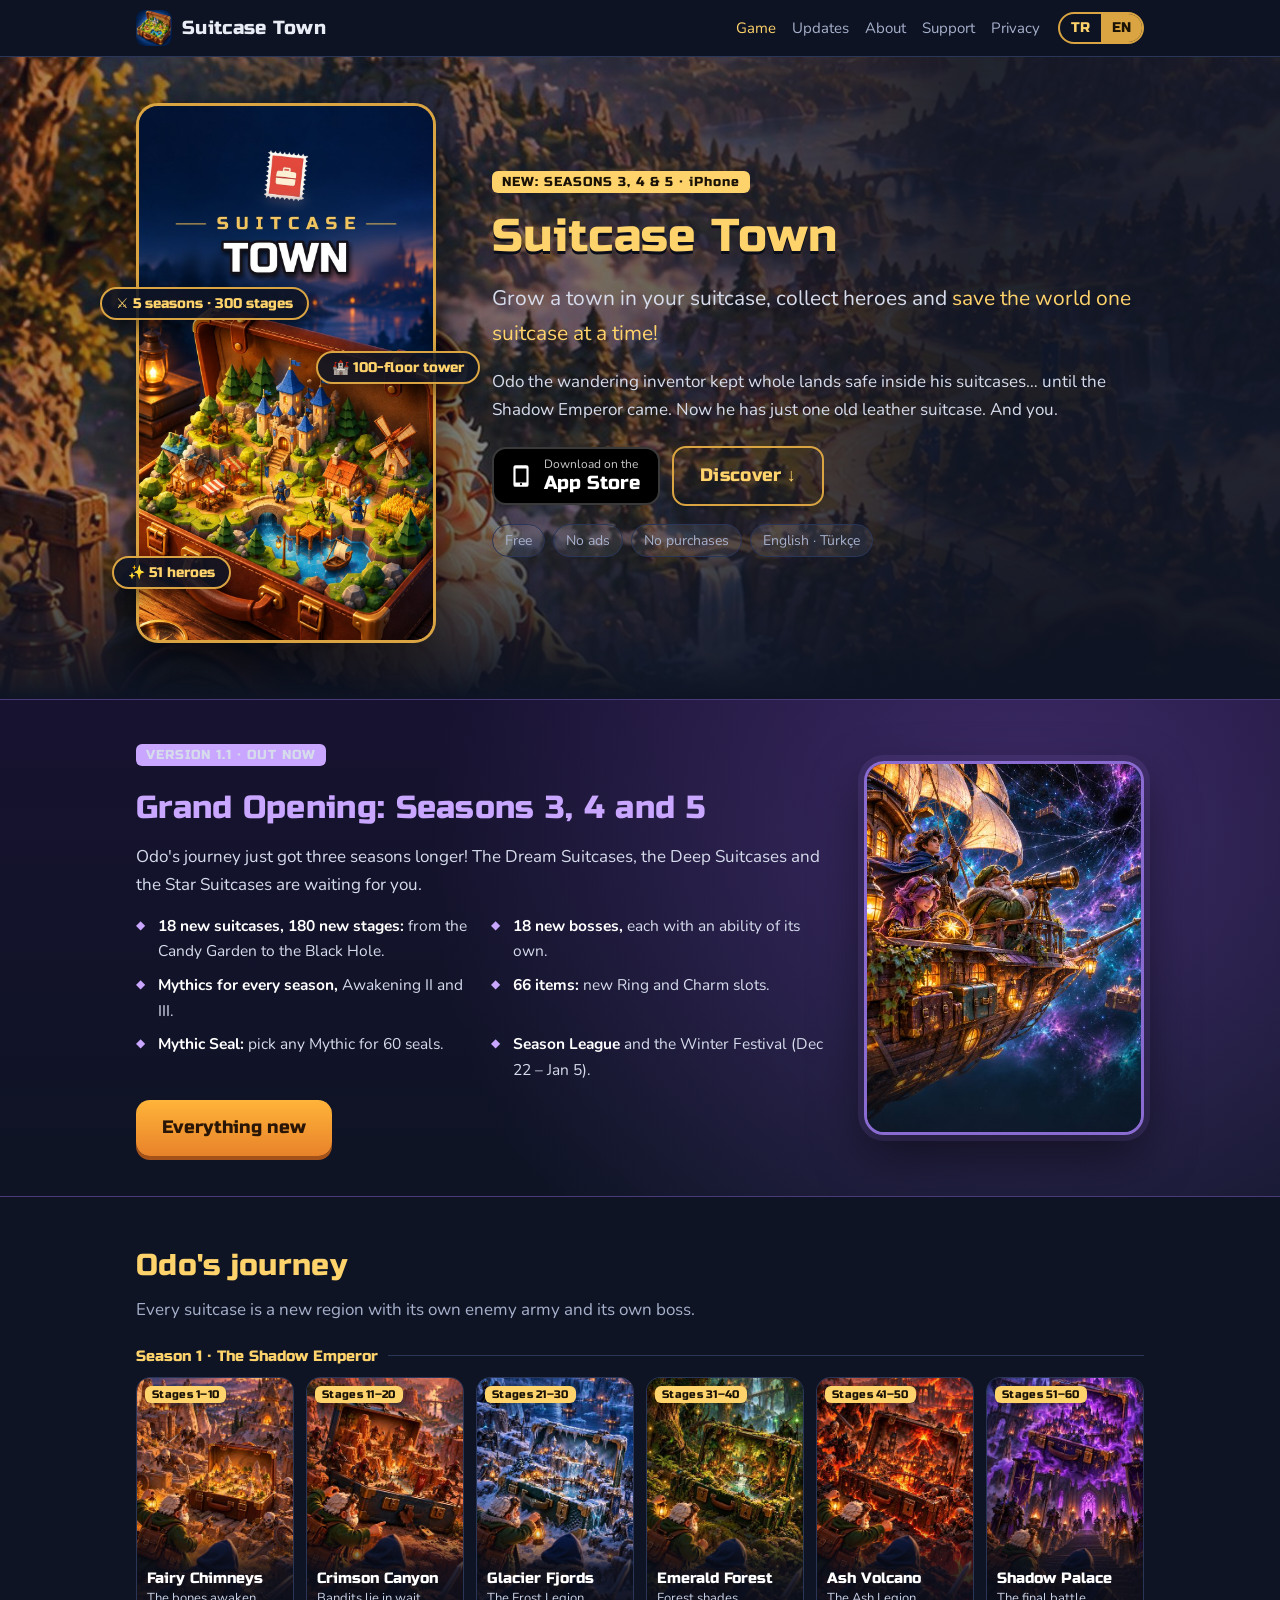
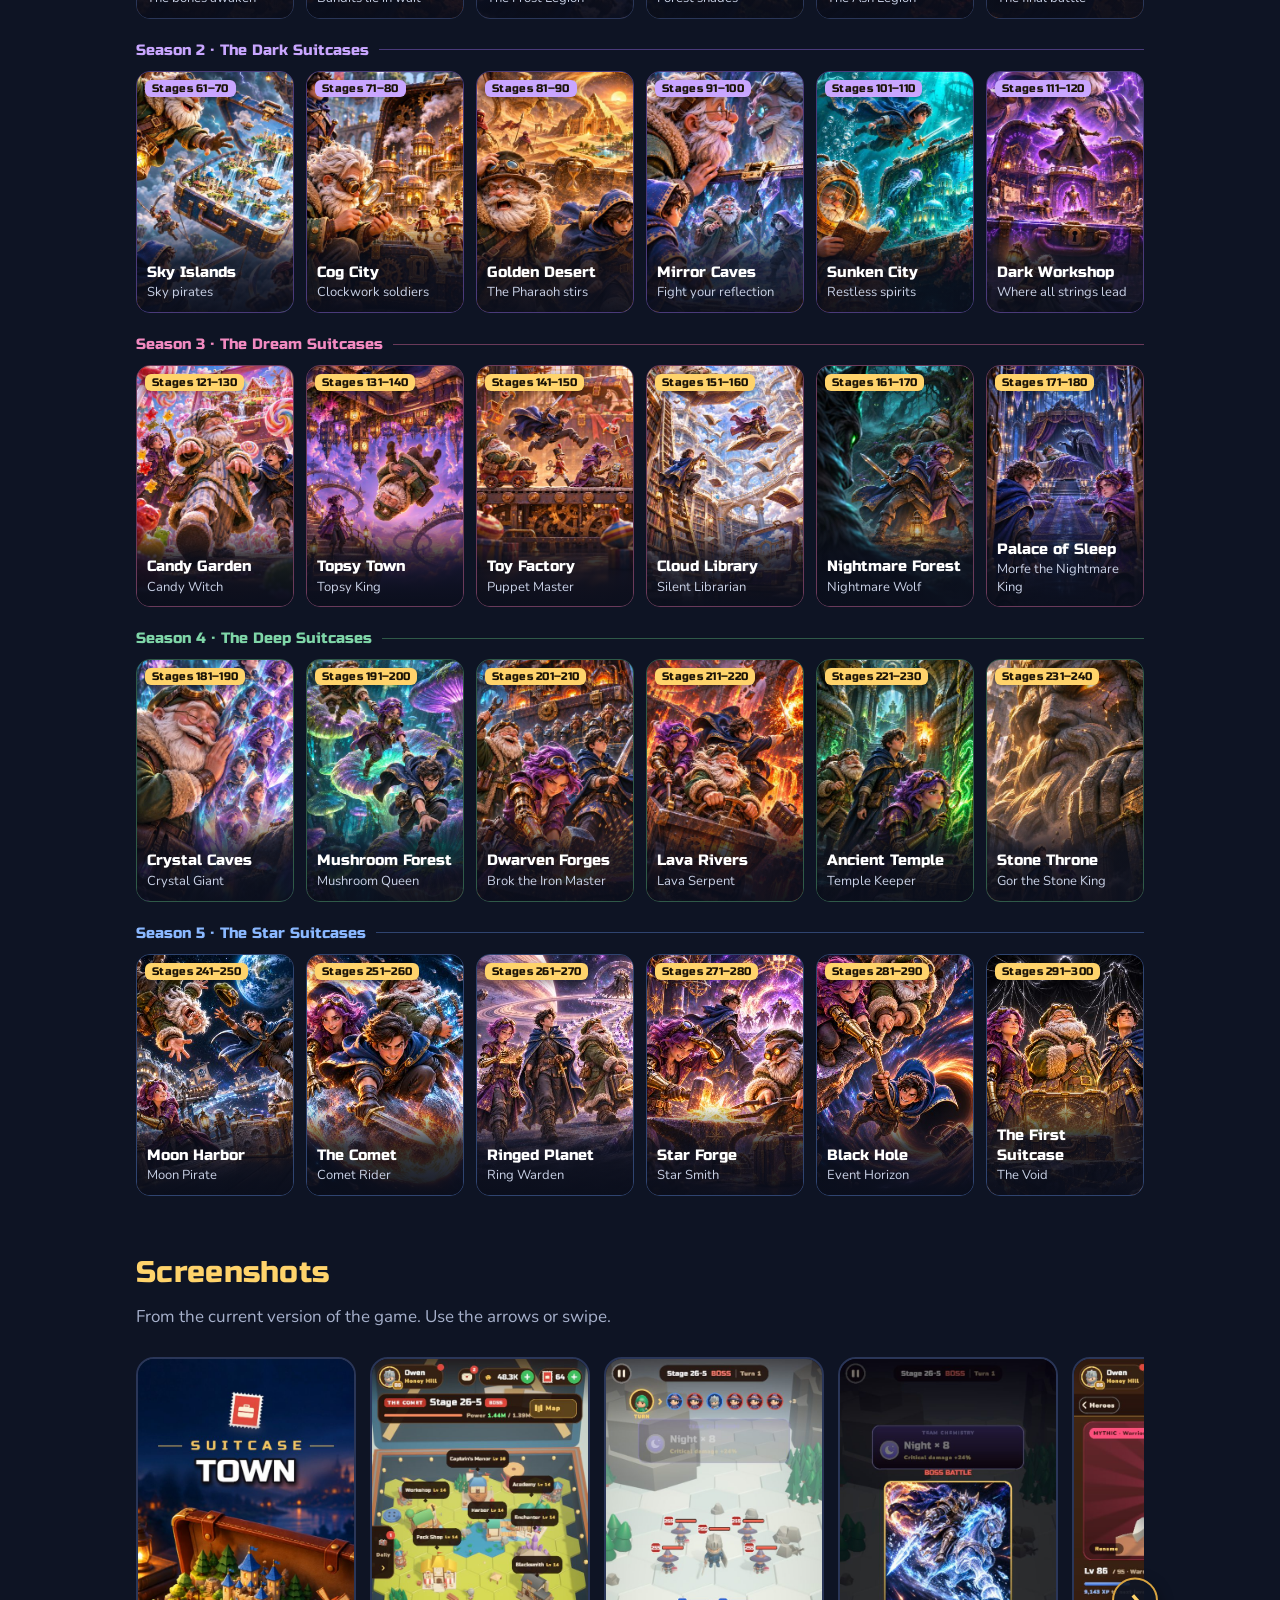
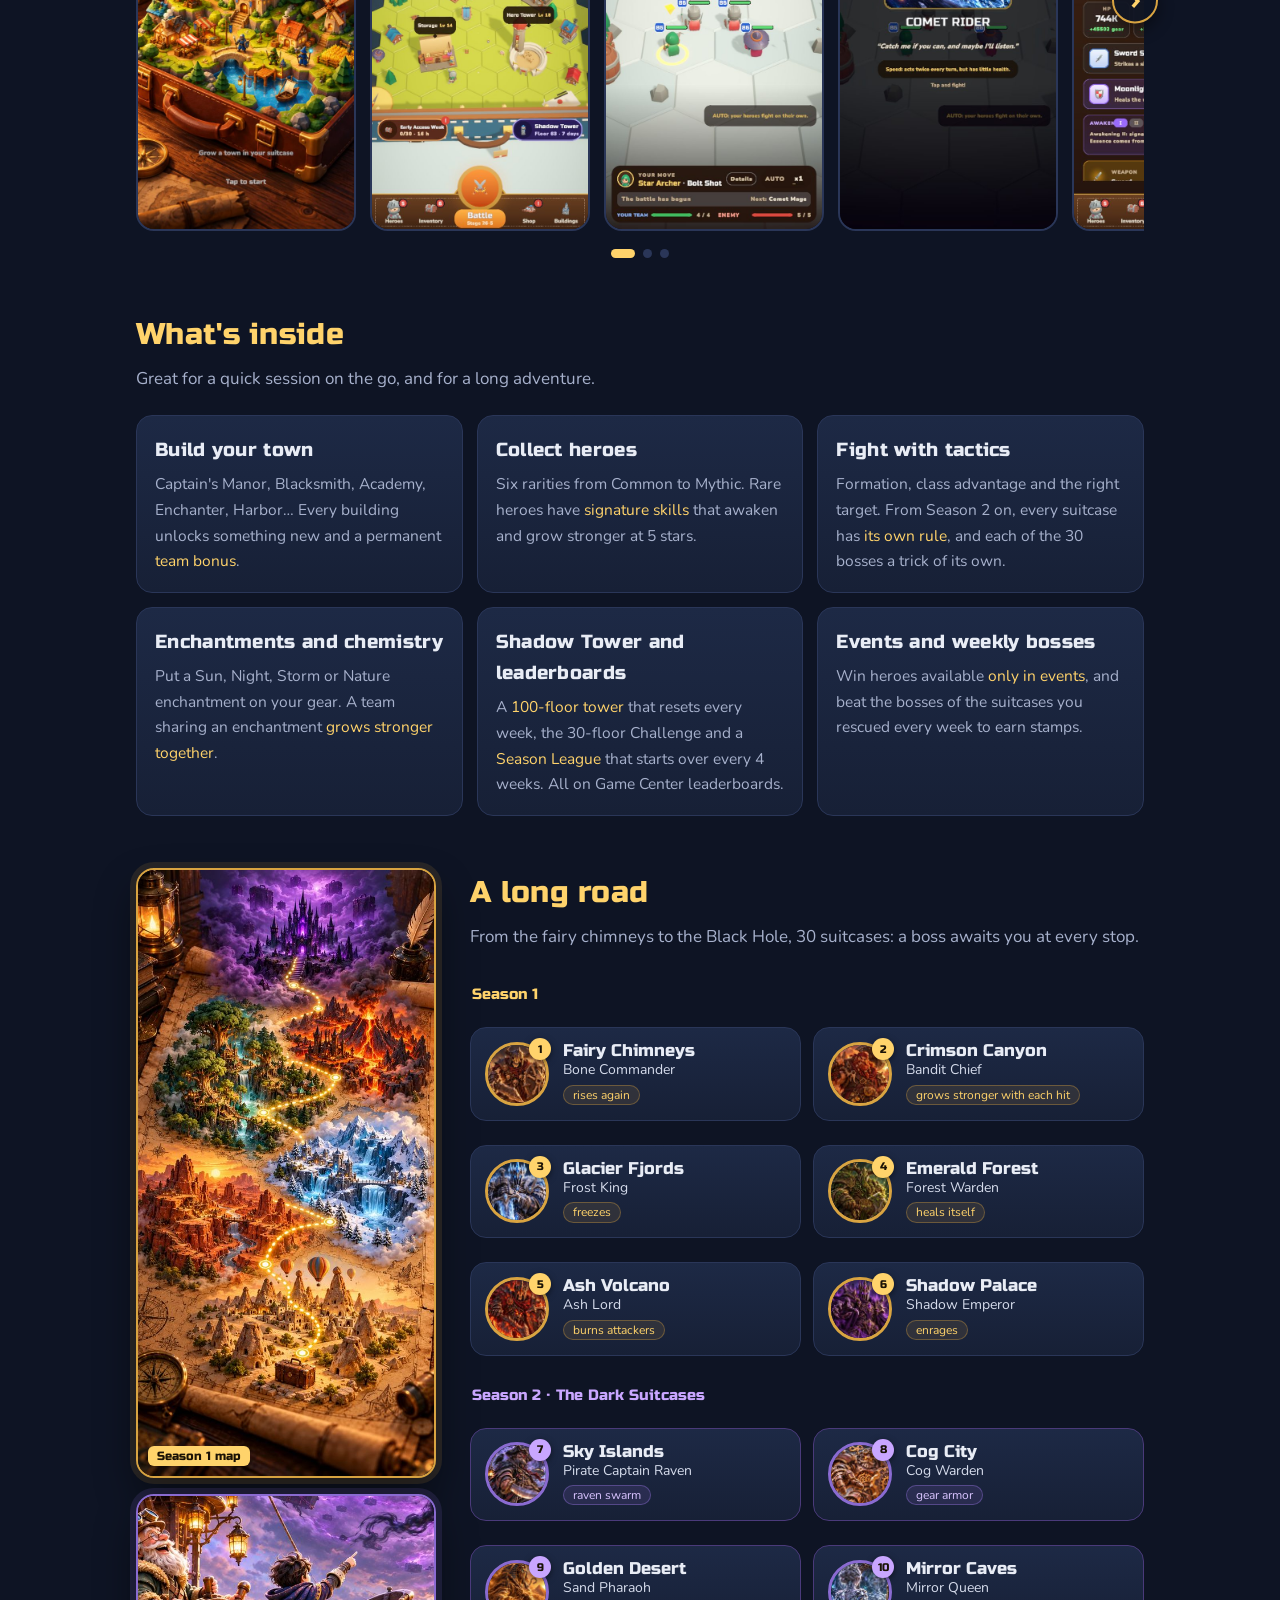
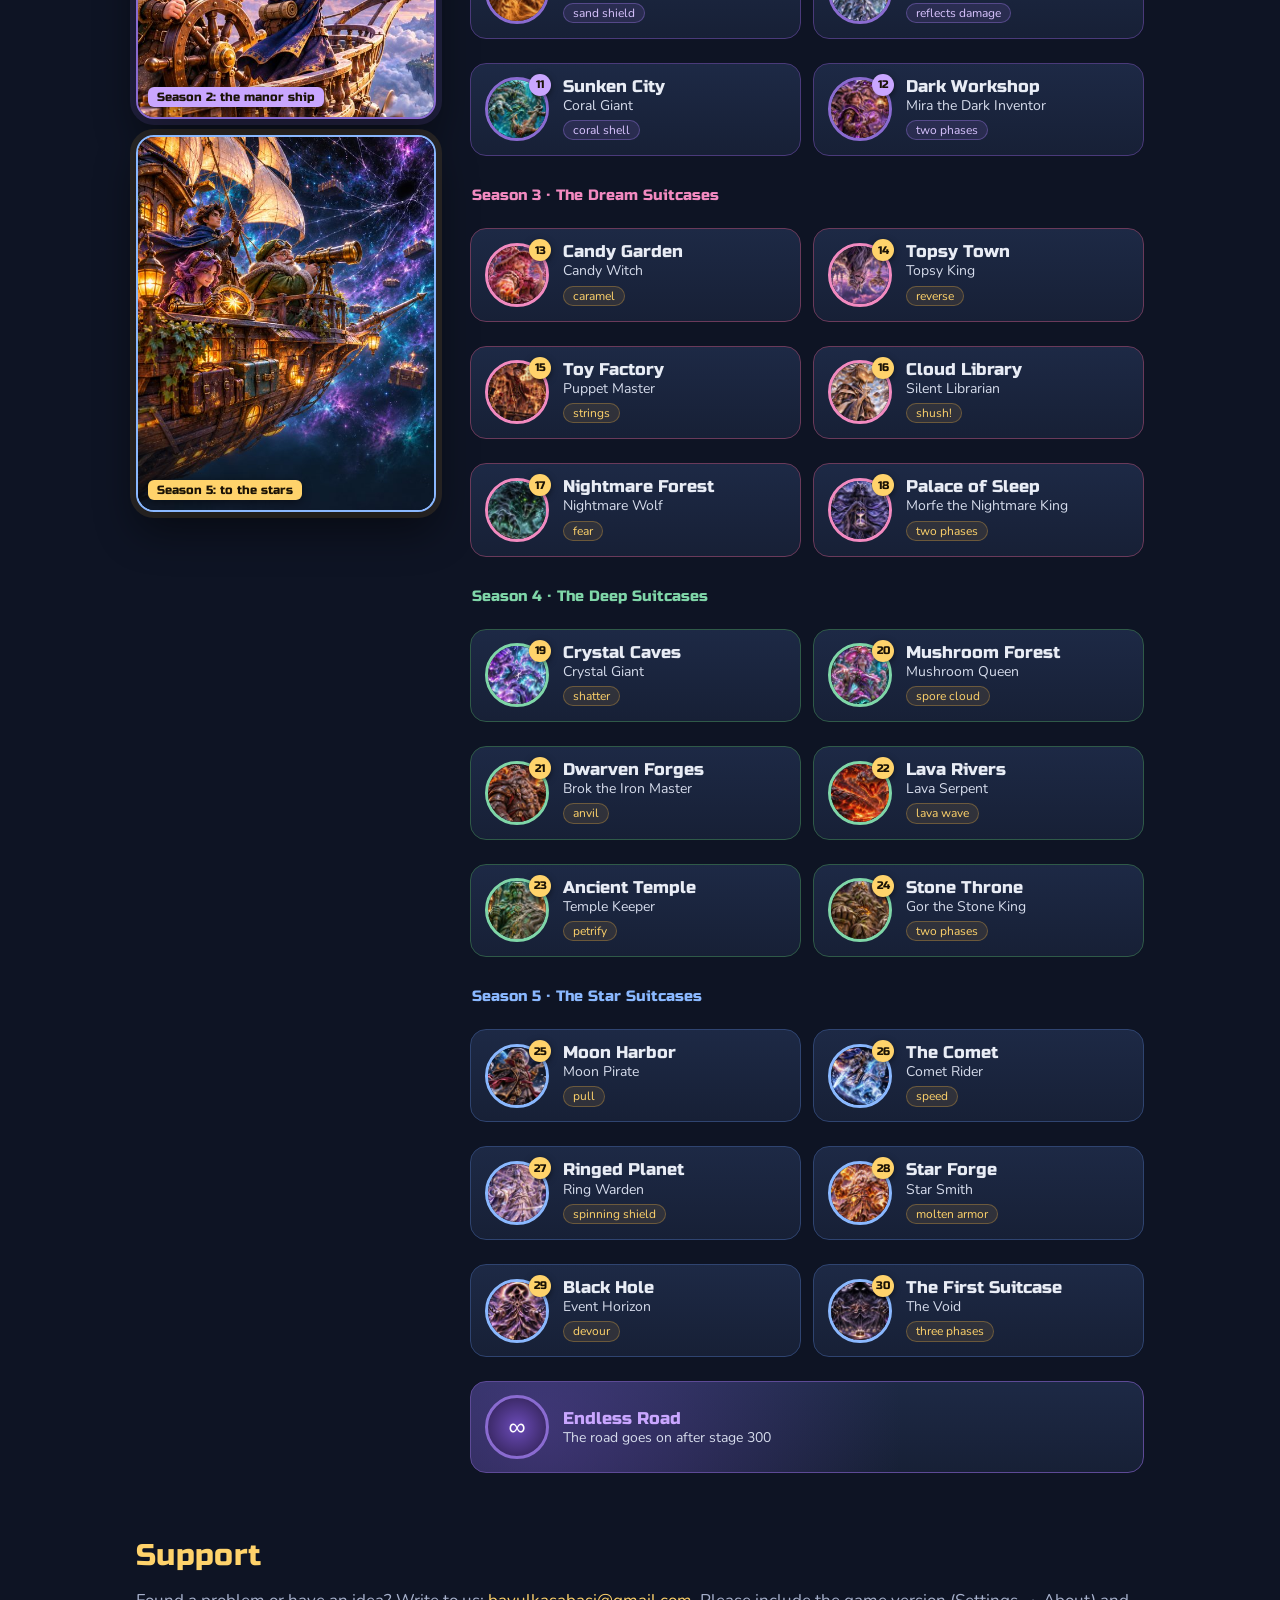
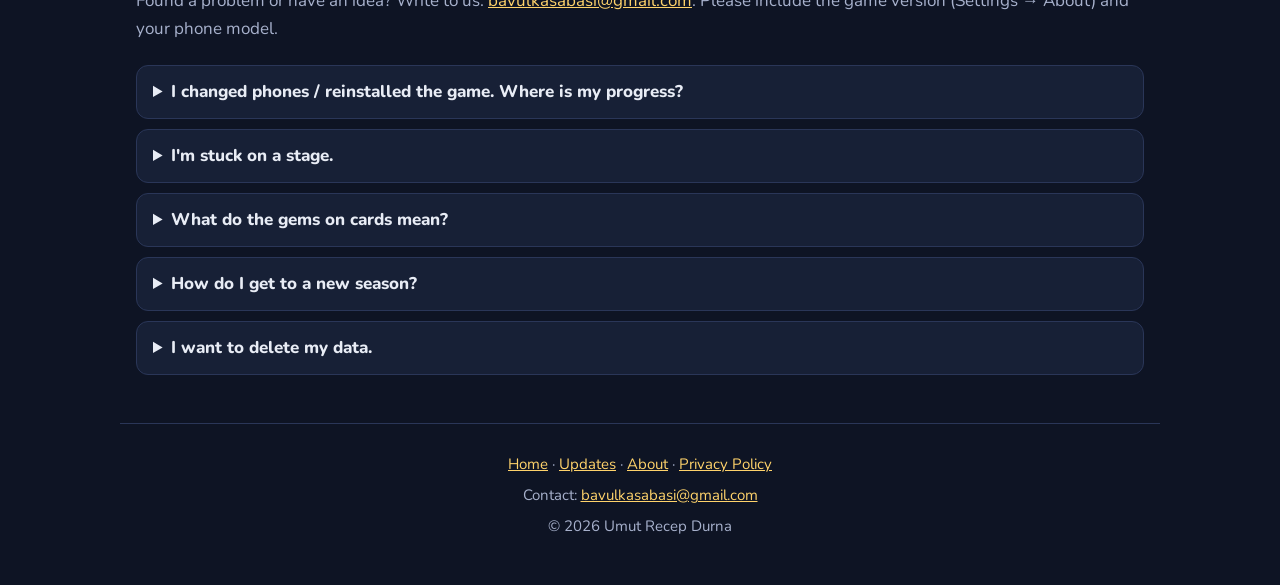
<file: en.html>
<!doctype html>
<html lang="en">
<head>
<meta charset="utf-8">
<meta name="viewport" content="width=device-width, initial-scale=1">
<title>Suitcase Town · Tactical town and hero game for iPhone</title>
<meta name="description" content="Suitcase Town: build your town inside a suitcase, collect heroes and rescue Odo's 30 suitcases in turn-based tactical battles. Free for iPhone, no ads.">
<meta property="og:title" content="Suitcase Town · Tactical town and hero game for iPhone">
<meta property="og:description" content="Suitcase Town: build your town inside a suitcase, collect heroes and rescue Odo's 30 suitcases in turn-based tactical battles. Free for iPhone, no ads.">
<link rel="canonical" href="https://umutdurna.github.io/bavul-kasabasi-site/en.html">
<link rel="alternate" hreflang="tr" href="https://umutdurna.github.io/bavul-kasabasi-site/">
<link rel="alternate" hreflang="en" href="https://umutdurna.github.io/bavul-kasabasi-site/en.html">
<link rel="alternate" hreflang="x-default" href="https://umutdurna.github.io/bavul-kasabasi-site/en.html">
<meta name="theme-color" content="#0e1424">
<meta name="apple-itunes-app" content="app-id=6826223358">
<meta property="og:type" content="website">
<meta property="og:site_name" content="Suitcase Town">
<meta property="og:locale" content="en_US">
<meta property="og:url" content="https://umutdurna.github.io/bavul-kasabasi-site/en.html">
<meta property="og:image" content="https://umutdurna.github.io/bavul-kasabasi-site/img/hero_en.jpg">
<meta name="twitter:card" content="summary_large_image">
<meta name="twitter:title" content="Suitcase Town · Tactical town and hero game for iPhone">
<meta name="twitter:description" content="Suitcase Town: build your town inside a suitcase, collect heroes and rescue Odo's 30 suitcases in turn-based tactical battles. Free for iPhone, no ads.">
<meta name="twitter:image" content="https://umutdurna.github.io/bavul-kasabasi-site/img/hero_en.jpg">
<script type="application/ld+json">{"@context": "https://schema.org", "@type": ["VideoGame", "MobileApplication"], "name": "Suitcase Town", "alternateName": "Bavul Kasabası", "description": "Suitcase Town: build your town inside a suitcase, collect heroes and rescue Odo's 30 suitcases in turn-based tactical battles. Free for iPhone, no ads.", "url": "https://umutdurna.github.io/bavul-kasabasi-site/en.html", "image": "https://umutdurna.github.io/bavul-kasabasi-site/img/hero_en.jpg", "operatingSystem": "iOS", "applicationCategory": "GameApplication", "genre": ["Strategy", "Role-playing"], "gamePlatform": "iPhone", "inLanguage": ["tr", "en"], "installUrl": "https://apps.apple.com/app/id6826223358", "sameAs": ["https://apps.apple.com/app/id6826223358"], "author": {"@type": "Person", "name": "Umut Recep Durna"}, "offers": {"@type": "Offer", "price": "0", "priceCurrency": "USD"}}</script>
<link rel="icon" href="img/favicon.png">
<link rel="preconnect" href="https://fonts.googleapis.com">
<link rel="preconnect" href="https://fonts.gstatic.com" crossorigin>
<link href="https://fonts.googleapis.com/css2?family=Nunito:wght@400;700;800&family=Russo+One&display=swap" rel="stylesheet">
<link rel="stylesheet" href="style.css">
</head>
<body>
<header class="top"><div class="in">
  <a class="brand" href="en.html"><img src="img/icon.png" alt="">Suitcase Town</a>
  <nav><a href="en.html" class="on">Game</a><a href="updates.html">Updates</a><a href="about.html">About</a><a href="en.html#support">Support</a><a href="privacy.html">Privacy</a></nav>
  <div class="lang"><a href="index.html">TR</a><a href="en.html" class="on">EN</a></div>
</div></header>

<div class="hero fun">
  <div class="bg2"></div>
  <div class="flies" aria-hidden="true"><i></i><i></i><i></i><i></i><i></i><i></i><i></i><i></i><i></i><i></i><i></i><i></i></div>
  <div class="in">
    <div class="stage">
      <div class="art float"><img src="img/hero_en.jpg" alt="Suitcase Town cover art: a tiny town inside an old leather suitcase"></div>
      <span class="chip c1">⚔ 5 seasons · 300 stages</span>
      <span class="chip c2">🏰 100-floor tower</span>
      <span class="chip c3">✨ 51 heroes</span>
    </div>
    <div>
      <p class="kicker">NEW: SEASONS 3, 4 &amp; 5 · iPhone</p>
      <h1 class="shine">Suitcase Town</h1>
      <p class="tag">Grow a town in your suitcase, collect heroes and <span>save the world one suitcase at a time!</span></p>
      <p>Odo the wandering inventor kept whole lands safe inside his suitcases… until the Shadow Emperor came. Now he has just one old leather suitcase. And you.</p>
      <div class="cta">
        <a class="store" data-store href="#" aria-disabled="true">
          <svg viewBox="0 0 24 24" fill="currentColor" aria-hidden="true"><path d="M7 2h10a2 2 0 0 1 2 2v16a2 2 0 0 1-2 2H7a2 2 0 0 1-2-2V4a2 2 0 0 1 2-2zm0 3v13h10V5H7zm4 14.5a1 1 0 1 0 2 0 1 1 0 0 0-2 0z"/></svg>
          <span><small data-store-small>Coming soon</small><b data-store-label>on the App Store</b></span>
        </a>
        <a class="btn soft" href="#game">Discover ↓</a>
      </div>
      <div class="badges"><span>Free</span><span>No ads</span><span>No purchases</span><span>English · Türkçe</span></div>
    </div>
  </div>
</div>

<div class="s2band reveal"><div class="in">
  <div>
    <p class="kicker s2">VERSION 1.1 · OUT NOW</p>
    <h2>Grand Opening: Seasons 3, 4 and 5</h2>
    <p>Odo's journey just got three seasons longer! The Dream Suitcases, the Deep Suitcases and the Star Suitcases are waiting for you.</p>
    <ul class="s2list">
      <li><b>18 new suitcases, 180 new stages:</b> from the Candy Garden to the Black Hole.</li>
      <li><b>18 new bosses,</b> each with an ability of its own.</li>
      <li><b>Mythics for every season,</b> Awakening II and III.</li>
      <li><b>66 items:</b> new Ring and Charm slots.</li>
      <li><b>Mythic Seal:</b> pick any Mythic for 60 seals.</li>
      <li><b>Season League</b> and the Winter Festival (Dec 22 – Jan 5).</li>
    </ul>
    <a class="btn" href="updates.html">Everything new</a>
  </div>
  <div class="art"><img loading="lazy" src="img/harita_s5.jpg" alt="The manor ship heads for the Star Suitcases"></div>
</div></div>

<section id="game" class="reveal">
  <h2>Odo's journey</h2>
  <p class="lead">Every suitcase is a new region with its own enemy army and its own boss.</p>
  <p class="season">Season 1 · The Shadow Emperor</p>
  <div class="story">
    <figure><img loading="lazy" src="img/bolum_1.jpg" data-full="img/bolum_1_big.jpg" alt=""><span class="range">Stages 1–10</span><figcaption><b>Fairy Chimneys</b>The bones awaken</figcaption></figure>
    <figure><img loading="lazy" src="img/bolum_2.jpg" data-full="img/bolum_2_big.jpg" alt=""><span class="range">Stages 11–20</span><figcaption><b>Crimson Canyon</b>Bandits lie in wait</figcaption></figure>
    <figure><img loading="lazy" src="img/bolum_3.jpg" data-full="img/bolum_3_big.jpg" alt=""><span class="range">Stages 21–30</span><figcaption><b>Glacier Fjords</b>The Frost Legion</figcaption></figure>
    <figure><img loading="lazy" src="img/bolum_4.jpg" data-full="img/bolum_4_big.jpg" alt=""><span class="range">Stages 31–40</span><figcaption><b>Emerald Forest</b>Forest shades</figcaption></figure>
    <figure><img loading="lazy" src="img/bolum_5.jpg" data-full="img/bolum_5_big.jpg" alt=""><span class="range">Stages 41–50</span><figcaption><b>Ash Volcano</b>The Ash Legion</figcaption></figure>
    <figure><img loading="lazy" src="img/bolum_6.jpg" data-full="img/bolum_6_big.jpg" alt=""><span class="range">Stages 51–60</span><figcaption><b>Shadow Palace</b>The final battle</figcaption></figure>
  </div>
  <p class="season s2">Season 2 · The Dark Suitcases</p>
  <div class="story s2">
    <figure><img loading="lazy" src="img/bolum_7.jpg" data-full="img/bolum_7_big.jpg" alt=""><span class="range">Stages 61–70</span><figcaption><b>Sky Islands</b>Sky pirates</figcaption></figure>
    <figure><img loading="lazy" src="img/bolum_8.jpg" data-full="img/bolum_8_big.jpg" alt=""><span class="range">Stages 71–80</span><figcaption><b>Cog City</b>Clockwork soldiers</figcaption></figure>
    <figure><img loading="lazy" src="img/bolum_9.jpg" data-full="img/bolum_9_big.jpg" alt=""><span class="range">Stages 81–90</span><figcaption><b>Golden Desert</b>The Pharaoh stirs</figcaption></figure>
    <figure><img loading="lazy" src="img/bolum_10.jpg" data-full="img/bolum_10_big.jpg" alt=""><span class="range">Stages 91–100</span><figcaption><b>Mirror Caves</b>Fight your reflection</figcaption></figure>
    <figure><img loading="lazy" src="img/bolum_11.jpg" data-full="img/bolum_11_big.jpg" alt=""><span class="range">Stages 101–110</span><figcaption><b>Sunken City</b>Restless spirits</figcaption></figure>
    <figure><img loading="lazy" src="img/bolum_12.jpg" data-full="img/bolum_12_big.jpg" alt=""><span class="range">Stages 111–120</span><figcaption><b>Dark Workshop</b>Where all strings lead</figcaption></figure>
  </div>
  <p class="season s3">Season 3 · The Dream Suitcases</p>
  <div class="story s3">
    <figure><img loading="lazy" src="img/bolum_13.jpg" data-full="img/bolum_13_big.jpg" alt=""><span class="range">Stages 121–130</span><figcaption><b>Candy Garden</b>Candy Witch</figcaption></figure>
    <figure><img loading="lazy" src="img/bolum_14.jpg" data-full="img/bolum_14_big.jpg" alt=""><span class="range">Stages 131–140</span><figcaption><b>Topsy Town</b>Topsy King</figcaption></figure>
    <figure><img loading="lazy" src="img/bolum_15.jpg" data-full="img/bolum_15_big.jpg" alt=""><span class="range">Stages 141–150</span><figcaption><b>Toy Factory</b>Puppet Master</figcaption></figure>
    <figure><img loading="lazy" src="img/bolum_16.jpg" data-full="img/bolum_16_big.jpg" alt=""><span class="range">Stages 151–160</span><figcaption><b>Cloud Library</b>Silent Librarian</figcaption></figure>
    <figure><img loading="lazy" src="img/bolum_17.jpg" data-full="img/bolum_17_big.jpg" alt=""><span class="range">Stages 161–170</span><figcaption><b>Nightmare Forest</b>Nightmare Wolf</figcaption></figure>
    <figure><img loading="lazy" src="img/bolum_18.jpg" data-full="img/bolum_18_big.jpg" alt=""><span class="range">Stages 171–180</span><figcaption><b>Palace of Sleep</b>Morfe the Nightmare King</figcaption></figure>
  </div>
  <p class="season s4">Season 4 · The Deep Suitcases</p>
  <div class="story s4">
    <figure><img loading="lazy" src="img/bolum_19.jpg" data-full="img/bolum_19_big.jpg" alt=""><span class="range">Stages 181–190</span><figcaption><b>Crystal Caves</b>Crystal Giant</figcaption></figure>
    <figure><img loading="lazy" src="img/bolum_20.jpg" data-full="img/bolum_20_big.jpg" alt=""><span class="range">Stages 191–200</span><figcaption><b>Mushroom Forest</b>Mushroom Queen</figcaption></figure>
    <figure><img loading="lazy" src="img/bolum_21.jpg" data-full="img/bolum_21_big.jpg" alt=""><span class="range">Stages 201–210</span><figcaption><b>Dwarven Forges</b>Brok the Iron Master</figcaption></figure>
    <figure><img loading="lazy" src="img/bolum_22.jpg" data-full="img/bolum_22_big.jpg" alt=""><span class="range">Stages 211–220</span><figcaption><b>Lava Rivers</b>Lava Serpent</figcaption></figure>
    <figure><img loading="lazy" src="img/bolum_23.jpg" data-full="img/bolum_23_big.jpg" alt=""><span class="range">Stages 221–230</span><figcaption><b>Ancient Temple</b>Temple Keeper</figcaption></figure>
    <figure><img loading="lazy" src="img/bolum_24.jpg" data-full="img/bolum_24_big.jpg" alt=""><span class="range">Stages 231–240</span><figcaption><b>Stone Throne</b>Gor the Stone King</figcaption></figure>
  </div>
  <p class="season s5">Season 5 · The Star Suitcases</p>
  <div class="story s5">
    <figure><img loading="lazy" src="img/bolum_25.jpg" data-full="img/bolum_25_big.jpg" alt=""><span class="range">Stages 241–250</span><figcaption><b>Moon Harbor</b>Moon Pirate</figcaption></figure>
    <figure><img loading="lazy" src="img/bolum_26.jpg" data-full="img/bolum_26_big.jpg" alt=""><span class="range">Stages 251–260</span><figcaption><b>The Comet</b>Comet Rider</figcaption></figure>
    <figure><img loading="lazy" src="img/bolum_27.jpg" data-full="img/bolum_27_big.jpg" alt=""><span class="range">Stages 261–270</span><figcaption><b>Ringed Planet</b>Ring Warden</figcaption></figure>
    <figure><img loading="lazy" src="img/bolum_28.jpg" data-full="img/bolum_28_big.jpg" alt=""><span class="range">Stages 271–280</span><figcaption><b>Star Forge</b>Star Smith</figcaption></figure>
    <figure><img loading="lazy" src="img/bolum_29.jpg" data-full="img/bolum_29_big.jpg" alt=""><span class="range">Stages 281–290</span><figcaption><b>Black Hole</b>Event Horizon</figcaption></figure>
    <figure><img loading="lazy" src="img/bolum_30.jpg" data-full="img/bolum_30_big.jpg" alt=""><span class="range">Stages 291–300</span><figcaption><b>The First Suitcase</b>The Void</figcaption></figure>
  </div>
</section>

<section>
  <h2>Screenshots</h2>
  <p class="lead">From the current version of the game. Use the arrows or swipe.</p>
  <div class="carousel"><button class="nav prev" aria-label="previous">&#8249;</button><div class="shots">
    <img loading="lazy" src="img/en_120_1.jpg" alt="Title screen">
    <img loading="lazy" src="img/en_120_2.jpg" alt="Town">
    <img loading="lazy" src="img/en_120_3.jpg" alt="Tactical battle">
    <img loading="lazy" src="img/en_120_4.jpg" alt="Boss: Comet Rider">
    <img loading="lazy" src="img/en_120_5.jpg" alt="Mythic hero: Moon Knight">
    <img loading="lazy" src="img/en_120_6.jpg" alt="Odo's Map: 5 seasons">
    <img loading="lazy" src="img/en_120_7.jpg" alt="The Enchanter and 4 gear slots">
    <img loading="lazy" src="img/en_120_8.jpg" alt="Opening a pack">
    <img loading="lazy" src="img/en_120_9.jpg" alt="The 100-floor Shadow Tower">
    <img loading="lazy" src="img/en_120_10.jpg" alt="The Library">
  </div><button class="nav next" aria-label="next">&#8250;</button><div class="dots"></div></div>
</section>

<section class="reveal">
  <h2>What's inside</h2>
  <p class="lead">Great for a quick session on the go, and for a long adventure.</p>
  <div class="features">
    <div class="card"><h3>Build your town</h3><p>Captain's Manor, Blacksmith, Academy, Enchanter, Harbor… Every building unlocks something new and a permanent <span class="k">team bonus</span>.</p></div>
    <div class="card"><h3>Collect heroes</h3><p>Six rarities from Common to Mythic. Rare heroes have <span class="k">signature skills</span> that awaken and grow stronger at 5 stars.</p></div>
    <div class="card"><h3>Fight with tactics</h3><p>Formation, class advantage and the right target. From Season 2 on, every suitcase has <span class="k">its own rule</span>, and each of the 30 bosses a trick of its own.</p></div>
    <div class="card"><h3>Enchantments and chemistry</h3><p>Put a Sun, Night, Storm or Nature enchantment on your gear. A team sharing an enchantment <span class="k">grows stronger together</span>.</p></div>
    <div class="card"><h3>Shadow Tower and leaderboards</h3><p>A <span class="k">100-floor tower</span> that resets every week, the 30-floor Challenge and a <span class="k">Season League</span> that starts over every 4 weeks. All on Game Center leaderboards.</p></div>
    <div class="card"><h3>Events and weekly bosses</h3><p>Win heroes available <span class="k">only in events</span>, and beat the bosses of the suitcases you rescued every week to earn stamps.</p></div>
  </div>
</section>

<section class="journey reveal">
  <div class="maps"><figure class="mapwrap"><img loading="lazy" src="img/harita.jpg" alt="Odo's map"><figcaption>Season 1 map</figcaption></figure><figure class="mapwrap s2"><img loading="lazy" src="img/harita_s2.jpg" alt="The manor ship heads for the dark suitcases"><figcaption>Season 2: the manor ship</figcaption></figure><figure class="mapwrap s5"><img loading="lazy" src="img/harita_s5.jpg" alt="The manor ship heads for the Star Suitcases"><figcaption>Season 5: to the stars</figcaption></figure></div>
  <div>
    <h2>A long road</h2>
    <p class="lead">From the fairy chimneys to the Black Hole, 30 suitcases: a boss awaits you at every stop.</p>
    <ol class="stops">
      <li class="head"><p class="season">Season 1</p></li>
      <li><img loading="lazy" src="img/boss_1.jpg" alt=""><div><b>Fairy Chimneys</b><span>Bone Commander</span><i>rises again</i></div></li>
      <li><img loading="lazy" src="img/boss_2.jpg" alt=""><div><b>Crimson Canyon</b><span>Bandit Chief</span><i>grows stronger with each hit</i></div></li>
      <li><img loading="lazy" src="img/boss_3.jpg" alt=""><div><b>Glacier Fjords</b><span>Frost King</span><i>freezes</i></div></li>
      <li><img loading="lazy" src="img/boss_4.jpg" alt=""><div><b>Emerald Forest</b><span>Forest Warden</span><i>heals itself</i></div></li>
      <li><img loading="lazy" src="img/boss_5.jpg" alt=""><div><b>Ash Volcano</b><span>Ash Lord</span><i>burns attackers</i></div></li>
      <li><img loading="lazy" src="img/boss_6.jpg" alt=""><div><b>Shadow Palace</b><span>Shadow Emperor</span><i>enrages</i></div></li>
      <li class="head"><p class="season s2">Season 2 · The Dark Suitcases</p></li>
      <li class="s2"><img loading="lazy" src="img/boss_7.jpg" alt=""><div><b>Sky Islands</b><span>Pirate Captain Raven</span><i>raven swarm</i></div></li>
      <li class="s2"><img loading="lazy" src="img/boss_8.jpg" alt=""><div><b>Cog City</b><span>Cog Warden</span><i>gear armor</i></div></li>
      <li class="s2"><img loading="lazy" src="img/boss_9.jpg" alt=""><div><b>Golden Desert</b><span>Sand Pharaoh</span><i>sand shield</i></div></li>
      <li class="s2"><img loading="lazy" src="img/boss_10.jpg" alt=""><div><b>Mirror Caves</b><span>Mirror Queen</span><i>reflects damage</i></div></li>
      <li class="s2"><img loading="lazy" src="img/boss_11.jpg" alt=""><div><b>Sunken City</b><span>Coral Giant</span><i>coral shell</i></div></li>
      <li class="s2"><img loading="lazy" src="img/boss_12.jpg" alt=""><div><b>Dark Workshop</b><span>Mira the Dark Inventor</span><i>two phases</i></div></li>
      <li class="head"><p class="season s3">Season 3 · The Dream Suitcases</p></li>
      <li class="s3"><img loading="lazy" src="img/boss_13.jpg" alt=""><div><b>Candy Garden</b><span>Candy Witch</span><i>caramel</i></div></li>
      <li class="s3"><img loading="lazy" src="img/boss_14.jpg" alt=""><div><b>Topsy Town</b><span>Topsy King</span><i>reverse</i></div></li>
      <li class="s3"><img loading="lazy" src="img/boss_15.jpg" alt=""><div><b>Toy Factory</b><span>Puppet Master</span><i>strings</i></div></li>
      <li class="s3"><img loading="lazy" src="img/boss_16.jpg" alt=""><div><b>Cloud Library</b><span>Silent Librarian</span><i>shush!</i></div></li>
      <li class="s3"><img loading="lazy" src="img/boss_17.jpg" alt=""><div><b>Nightmare Forest</b><span>Nightmare Wolf</span><i>fear</i></div></li>
      <li class="s3"><img loading="lazy" src="img/boss_18.jpg" alt=""><div><b>Palace of Sleep</b><span>Morfe the Nightmare King</span><i>two phases</i></div></li>
      <li class="head"><p class="season s4">Season 4 · The Deep Suitcases</p></li>
      <li class="s4"><img loading="lazy" src="img/boss_19.jpg" alt=""><div><b>Crystal Caves</b><span>Crystal Giant</span><i>shatter</i></div></li>
      <li class="s4"><img loading="lazy" src="img/boss_20.jpg" alt=""><div><b>Mushroom Forest</b><span>Mushroom Queen</span><i>spore cloud</i></div></li>
      <li class="s4"><img loading="lazy" src="img/boss_21.jpg" alt=""><div><b>Dwarven Forges</b><span>Brok the Iron Master</span><i>anvil</i></div></li>
      <li class="s4"><img loading="lazy" src="img/boss_22.jpg" alt=""><div><b>Lava Rivers</b><span>Lava Serpent</span><i>lava wave</i></div></li>
      <li class="s4"><img loading="lazy" src="img/boss_23.jpg" alt=""><div><b>Ancient Temple</b><span>Temple Keeper</span><i>petrify</i></div></li>
      <li class="s4"><img loading="lazy" src="img/boss_24.jpg" alt=""><div><b>Stone Throne</b><span>Gor the Stone King</span><i>two phases</i></div></li>
      <li class="head"><p class="season s5">Season 5 · The Star Suitcases</p></li>
      <li class="s5"><img loading="lazy" src="img/boss_25.jpg" alt=""><div><b>Moon Harbor</b><span>Moon Pirate</span><i>pull</i></div></li>
      <li class="s5"><img loading="lazy" src="img/boss_26.jpg" alt=""><div><b>The Comet</b><span>Comet Rider</span><i>speed</i></div></li>
      <li class="s5"><img loading="lazy" src="img/boss_27.jpg" alt=""><div><b>Ringed Planet</b><span>Ring Warden</span><i>spinning shield</i></div></li>
      <li class="s5"><img loading="lazy" src="img/boss_28.jpg" alt=""><div><b>Star Forge</b><span>Star Smith</span><i>molten armor</i></div></li>
      <li class="s5"><img loading="lazy" src="img/boss_29.jpg" alt=""><div><b>Black Hole</b><span>Event Horizon</span><i>devour</i></div></li>
      <li class="s5"><img loading="lazy" src="img/boss_30.jpg" alt=""><div><b>The First Suitcase</b><span>The Void</span><i>three phases</i></div></li>
      <li class="next"><div class="fog">∞</div><div><b>Endless Road</b><span>The road goes on after stage 300</span></div></li>
    </ol>
  </div>
</section>

<section id="support">
  <h2>Support</h2>
  <p class="lead">Found a problem or have an idea? Write to us: <a href="mailto:bavulkasabasi@gmail.com">bavulkasabasi@gmail.com</a>. Please include the game version (Settings → About) and your phone model.</p>
  <div class="faq">
    <details><summary>I changed phones / reinstalled the game. Where is my progress?</summary><p>If iCloud is on, your save is backed up to your own iCloud account. Open the game with the same Apple ID and a "Save Found" window lets you continue. The bottom of the Settings screen shows whether the backup is on.</p></details>
    <details><summary>I'm stuck on a stage.</summary><p>Replay earlier stages, level up your heroes, upgrade your gear and adjust your formation (mages and archers in the back). The Academy, Workshop, Expedition and events also give gold. The "Next" strip on the home screen tells you what to do.</p></details>
    <details><summary>What do the gems on cards mean?</summary><p>Rarity: 1 gem is Common, 6 gems is Mythic. Tap the rarity tag on a hero to open the Rarity Guide.</p></details>
    <details><summary>How do I get to a new season?</summary><p>Each season is 60 stages long. Defeat its last boss and the story takes you on to the next season (stages 60, 120, 180 and 240). If you had travelled the Endless Road, the update moves you to the start of the new season and pays the road you covered back in stamps. You can always return to rescued suitcases from Odo's Map.</p></details>
    <details><summary>I want to delete my data.</summary><p>Settings → Delete account and data. Your local save, your iCloud backup, your anonymous player ID and your usage data are deleted. Details: <a href="privacy.html">Privacy Policy</a>.</p></details>
  </div>
</section>

<footer>
  <p><a href="en.html">Home</a> · <a href="updates.html">Updates</a> · <a href="about.html">About</a> · <a href="privacy.html">Privacy Policy</a></p>
  <p>Contact: <a href="mailto:bavulkasabasi@gmail.com">bavulkasabasi@gmail.com</a></p>
  <p>© 2026 Umut Recep Durna</p>
</footer>
<script src="site.js"></script>
</body>
</html>
</file>
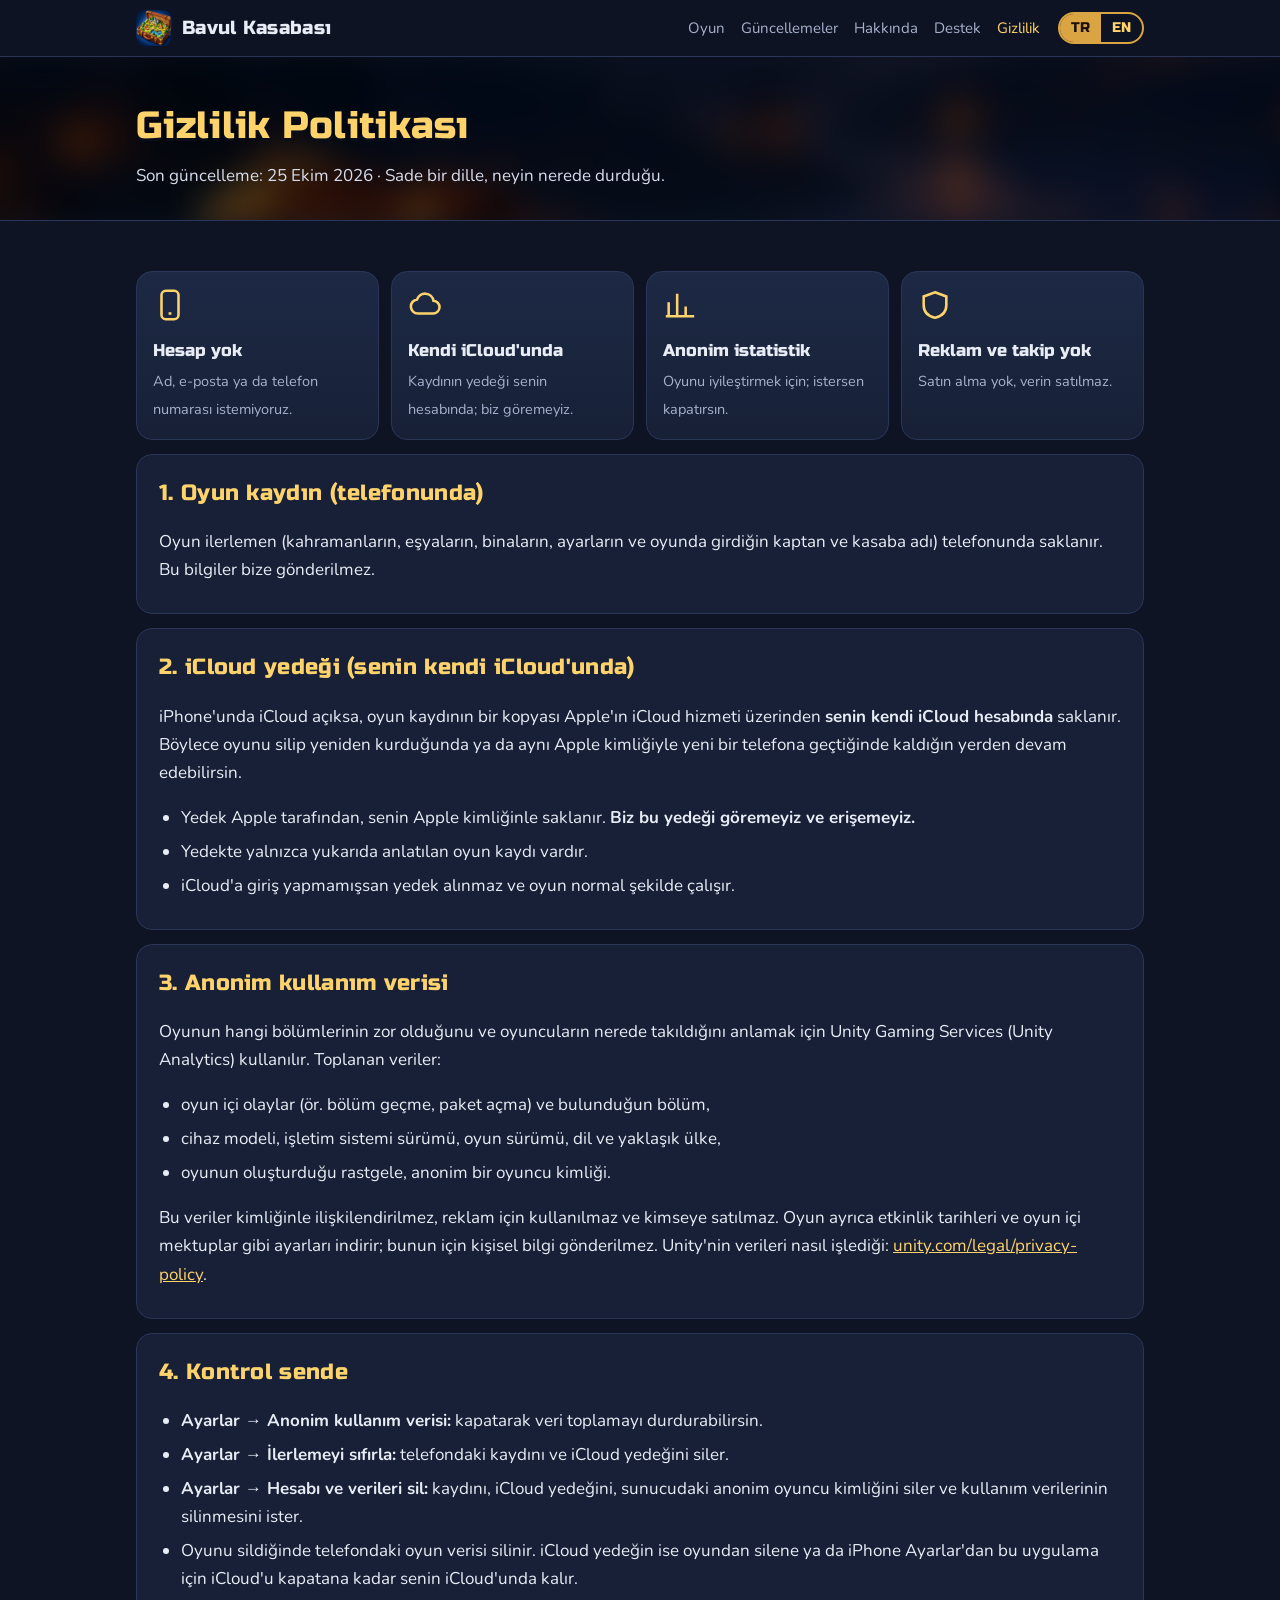
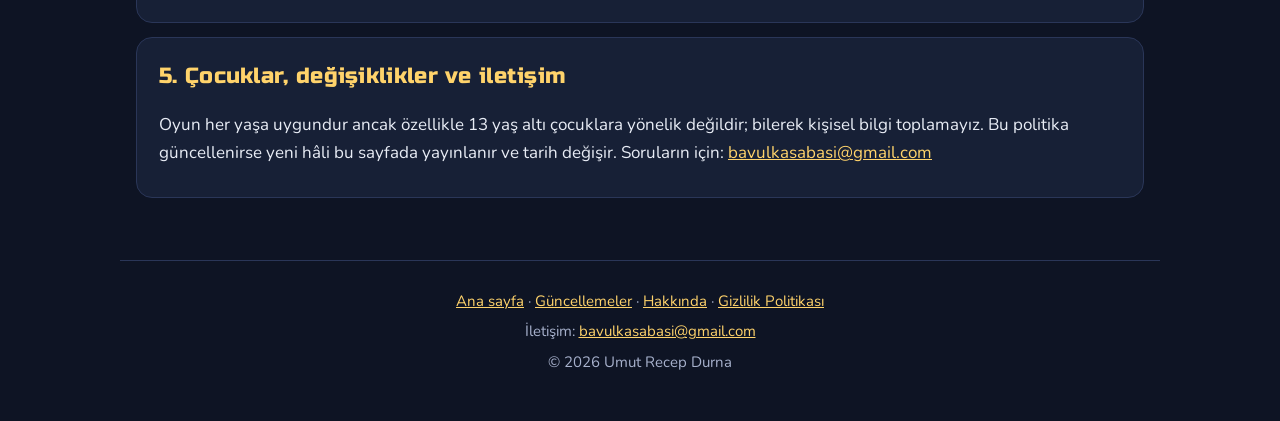
<file: gizlilik.html>
<!doctype html>
<html lang="tr">
<head>
<meta charset="utf-8">
<meta name="viewport" content="width=device-width, initial-scale=1">
<title>Gizlilik Politikası · Bavul Kasabası</title>
<meta name="description" content="Bavul Kasabası gizlilik politikası.">
<meta property="og:title" content="Gizlilik Politikası · Bavul Kasabası">
<meta property="og:description" content="Bavul Kasabası gizlilik politikası.">
<link rel="canonical" href="https://umutdurna.github.io/bavul-kasabasi-site/gizlilik.html">
<link rel="alternate" hreflang="tr" href="https://umutdurna.github.io/bavul-kasabasi-site/gizlilik.html">
<link rel="alternate" hreflang="en" href="https://umutdurna.github.io/bavul-kasabasi-site/privacy.html">
<link rel="alternate" hreflang="x-default" href="https://umutdurna.github.io/bavul-kasabasi-site/privacy.html">
<meta name="theme-color" content="#0e1424">
<meta name="apple-itunes-app" content="app-id=6826223358">
<meta property="og:type" content="website">
<meta property="og:site_name" content="Bavul Kasabası">
<meta property="og:locale" content="tr_TR">
<meta property="og:url" content="https://umutdurna.github.io/bavul-kasabasi-site/gizlilik.html">
<meta property="og:image" content="https://umutdurna.github.io/bavul-kasabasi-site/img/hero.jpg">
<meta name="twitter:card" content="summary_large_image">
<meta name="twitter:title" content="Gizlilik Politikası · Bavul Kasabası">
<meta name="twitter:description" content="Bavul Kasabası gizlilik politikası.">
<meta name="twitter:image" content="https://umutdurna.github.io/bavul-kasabasi-site/img/hero.jpg">

<link rel="icon" href="img/favicon.png">
<link rel="preconnect" href="https://fonts.googleapis.com">
<link rel="preconnect" href="https://fonts.gstatic.com" crossorigin>
<link href="https://fonts.googleapis.com/css2?family=Nunito:wght@400;700;800&family=Russo+One&display=swap" rel="stylesheet">
<link rel="stylesheet" href="style.css">
</head>
<body>
<header class="top"><div class="in">
  <a class="brand" href="index.html"><img src="img/icon.png" alt="">Bavul Kasabası</a>
  <nav><a href="index.html">Oyun</a><a href="guncellemeler.html">Güncellemeler</a><a href="hakkinda.html">Hakkında</a><a href="index.html#destek">Destek</a><a href="gizlilik.html" class="on">Gizlilik</a></nav>
  <div class="lang"><a href="gizlilik.html" class="on">TR</a><a href="privacy.html">EN</a></div>
</div></header>

<div class="pagehead"><div class="bg"></div><div class="in">
  <h1>Gizlilik Politikası</h1>
  <p>Son güncelleme: 25 Ekim 2026 · Sade bir dille, neyin nerede durduğu.</p>
</div></div>

<section>
  <div class="tiles">
    <div class="tile"><svg viewBox="0 0 24 24" fill="none" stroke="currentColor" stroke-width="1.8"><rect x="6" y="2" width="12" height="20" rx="3"/><path d="M11 18h2"/></svg><b>Hesap yok</b><span>Ad, e-posta ya da telefon numarası istemiyoruz.</span></div>
    <div class="tile"><svg viewBox="0 0 24 24" fill="none" stroke="currentColor" stroke-width="1.8"><path d="M7 18a5 5 0 0 1-.6-9.96A6 6 0 0 1 18 9a4.5 4.5 0 0 1-.5 9H7z"/></svg><b>Kendi iCloud'unda</b><span>Kaydının yedeği senin hesabında; biz göremeyiz.</span></div>
    <div class="tile"><svg viewBox="0 0 24 24" fill="none" stroke="currentColor" stroke-width="1.8"><path d="M4 20V10M10 20V4M16 20v-7M22 20H2"/></svg><b>Anonim istatistik</b><span>Oyunu iyileştirmek için; istersen kapatırsın.</span></div>
    <div class="tile"><svg viewBox="0 0 24 24" fill="none" stroke="currentColor" stroke-width="1.8"><path d="M12 3l8 3v6c0 5-3.5 8-8 9-4.5-1-8-4-8-9V6l8-3z"/></svg><b>Reklam ve takip yok</b><span>Satın alma yok, verin satılmaz.</span></div>
  </div>

  <div class="sec">
    <h2>1. Oyun kaydın (telefonunda)</h2>
    <p>Oyun ilerlemen (kahramanların, eşyaların, binaların, ayarların ve oyunda girdiğin kaptan ve kasaba adı) telefonunda saklanır. Bu bilgiler bize gönderilmez.</p>
  </div>

  <div class="sec">
    <h2>2. iCloud yedeği (senin kendi iCloud'unda)</h2>
    <p>iPhone'unda iCloud açıksa, oyun kaydının bir kopyası Apple'ın iCloud hizmeti üzerinden <strong>senin kendi iCloud hesabında</strong> saklanır. Böylece oyunu silip yeniden kurduğunda ya da aynı Apple kimliğiyle yeni bir telefona geçtiğinde kaldığın yerden devam edebilirsin.</p>
    <ul>
      <li>Yedek Apple tarafından, senin Apple kimliğinle saklanır. <strong>Biz bu yedeği göremeyiz ve erişemeyiz.</strong></li>
      <li>Yedekte yalnızca yukarıda anlatılan oyun kaydı vardır.</li>
      <li>iCloud'a giriş yapmamışsan yedek alınmaz ve oyun normal şekilde çalışır.</li>
    </ul>
  </div>

  <div class="sec">
    <h2>3. Anonim kullanım verisi</h2>
    <p>Oyunun hangi bölümlerinin zor olduğunu ve oyuncuların nerede takıldığını anlamak için Unity Gaming Services (Unity Analytics) kullanılır. Toplanan veriler:</p>
    <ul>
      <li>oyun içi olaylar (ör. bölüm geçme, paket açma) ve bulunduğun bölüm,</li>
      <li>cihaz modeli, işletim sistemi sürümü, oyun sürümü, dil ve yaklaşık ülke,</li>
      <li>oyunun oluşturduğu rastgele, anonim bir oyuncu kimliği.</li>
    </ul>
    <p>Bu veriler kimliğinle ilişkilendirilmez, reklam için kullanılmaz ve kimseye satılmaz. Oyun ayrıca etkinlik tarihleri ve oyun içi mektuplar gibi ayarları indirir; bunun için kişisel bilgi gönderilmez. Unity'nin verileri nasıl işlediği: <a href="https://unity.com/legal/privacy-policy">unity.com/legal/privacy-policy</a>.</p>
  </div>

  <div class="sec">
    <h2>4. Kontrol sende</h2>
    <ul>
      <li><strong>Ayarlar → Anonim kullanım verisi:</strong> kapatarak veri toplamayı durdurabilirsin.</li>
      <li><strong>Ayarlar → İlerlemeyi sıfırla:</strong> telefondaki kaydını ve iCloud yedeğini siler.</li>
      <li><strong>Ayarlar → Hesabı ve verileri sil:</strong> kaydını, iCloud yedeğini, sunucudaki anonim oyuncu kimliğini siler ve kullanım verilerinin silinmesini ister.</li>
      <li>Oyunu sildiğinde telefondaki oyun verisi silinir. iCloud yedeğin ise oyundan silene ya da iPhone Ayarlar'dan bu uygulama için iCloud'u kapatana kadar senin iCloud'unda kalır.</li>
    </ul>
  </div>

  <div class="sec">
    <h2>5. Çocuklar, değişiklikler ve iletişim</h2>
    <p>Oyun her yaşa uygundur ancak özellikle 13 yaş altı çocuklara yönelik değildir; bilerek kişisel bilgi toplamayız. Bu politika güncellenirse yeni hâli bu sayfada yayınlanır ve tarih değişir. Soruların için: <a href="mailto:bavulkasabasi@gmail.com">bavulkasabasi@gmail.com</a></p>
  </div>
</section>

<footer>
  <p><a href="index.html">Ana sayfa</a> · <a href="guncellemeler.html">Güncellemeler</a> · <a href="hakkinda.html">Hakkında</a> · <a href="gizlilik.html">Gizlilik Politikası</a></p>
  <p>İletişim: <a href="mailto:bavulkasabasi@gmail.com">bavulkasabasi@gmail.com</a></p>
  <p>© 2026 Umut Recep Durna</p>
</footer>
<script src="site.js"></script>
</body>
</html>
</file>
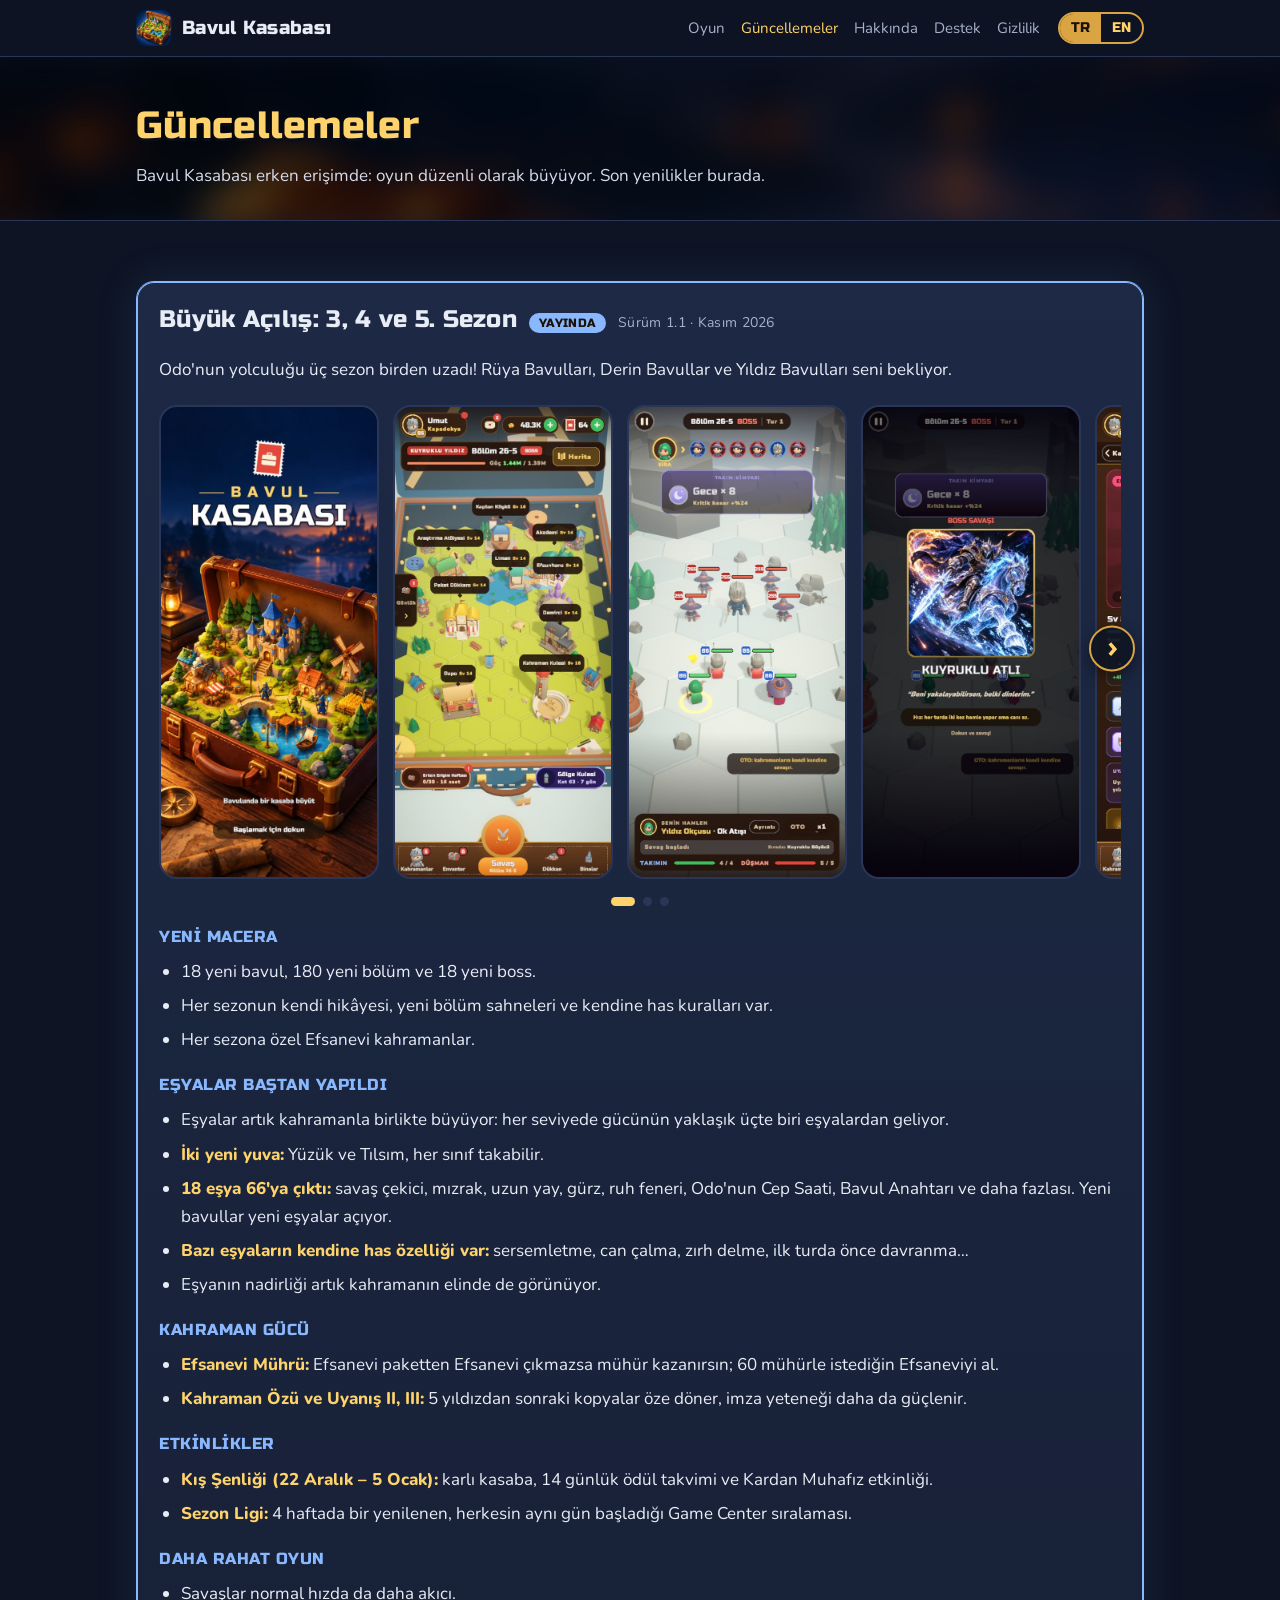
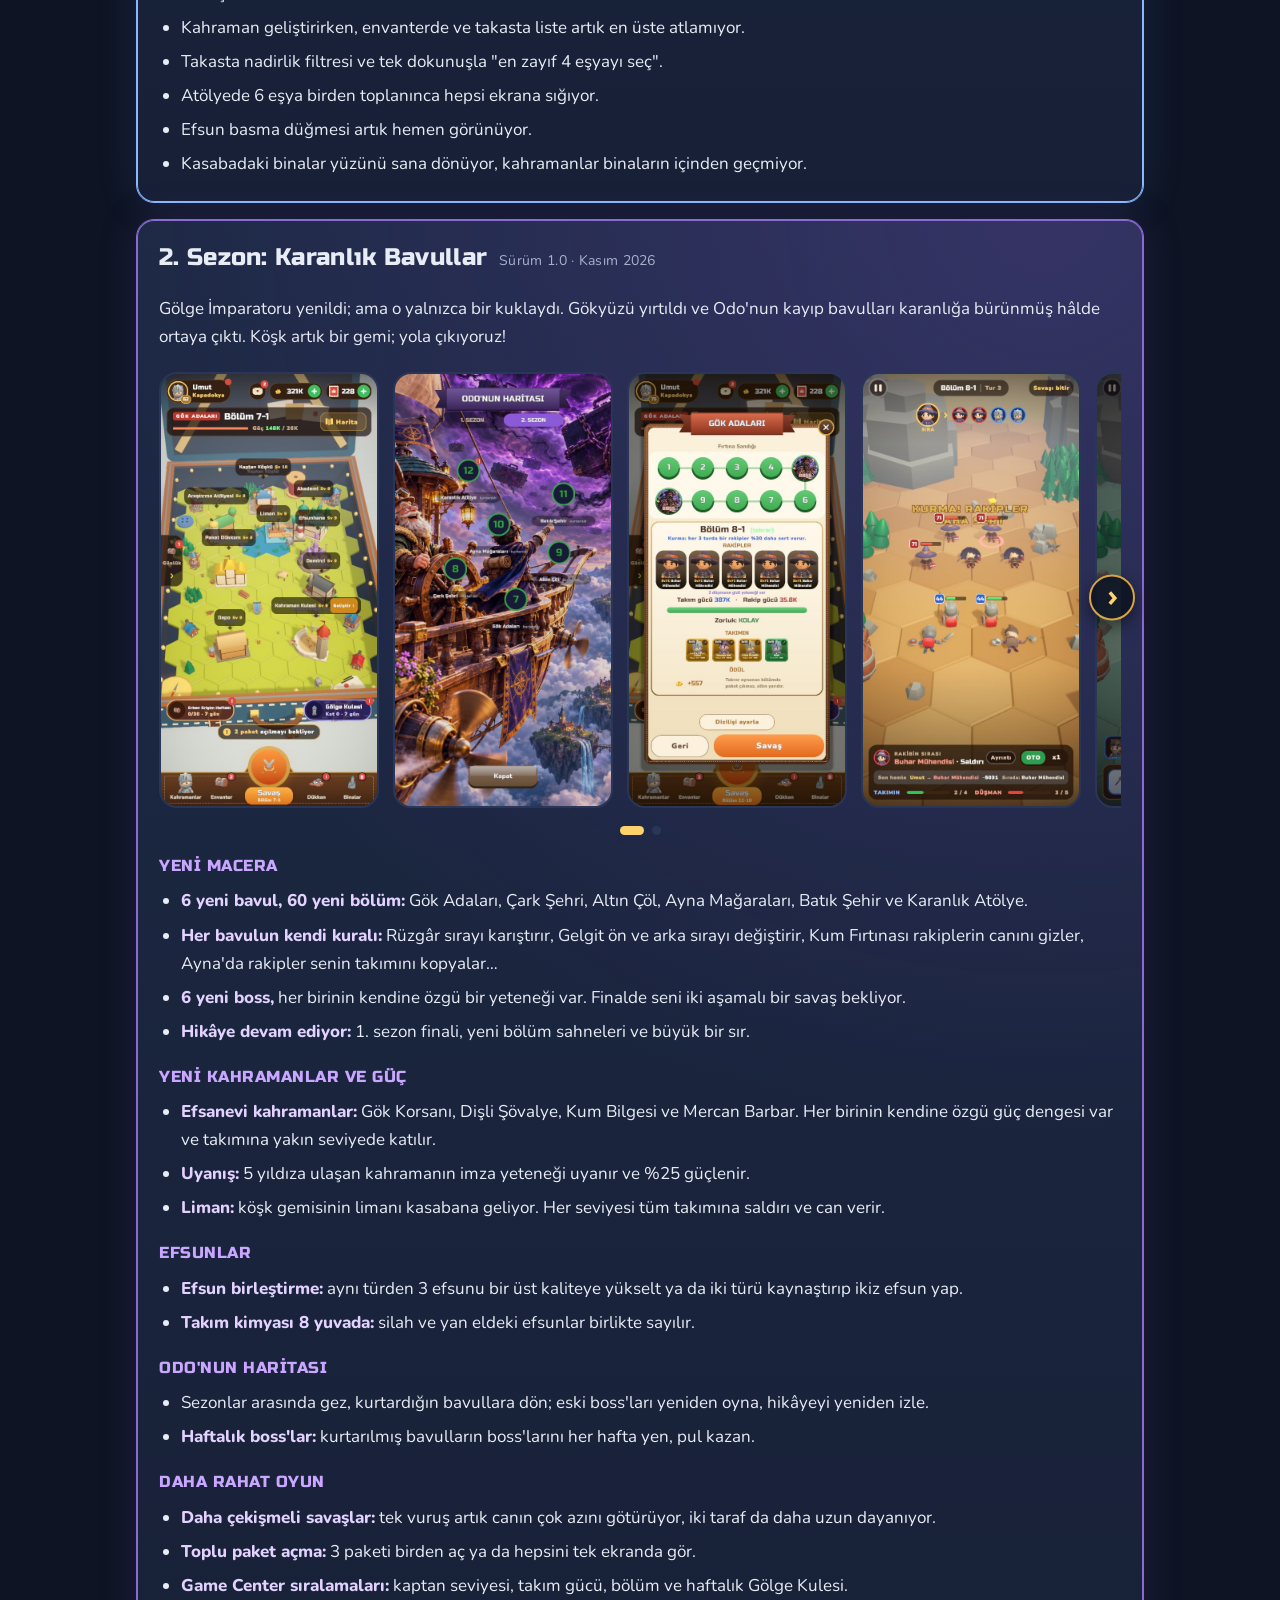
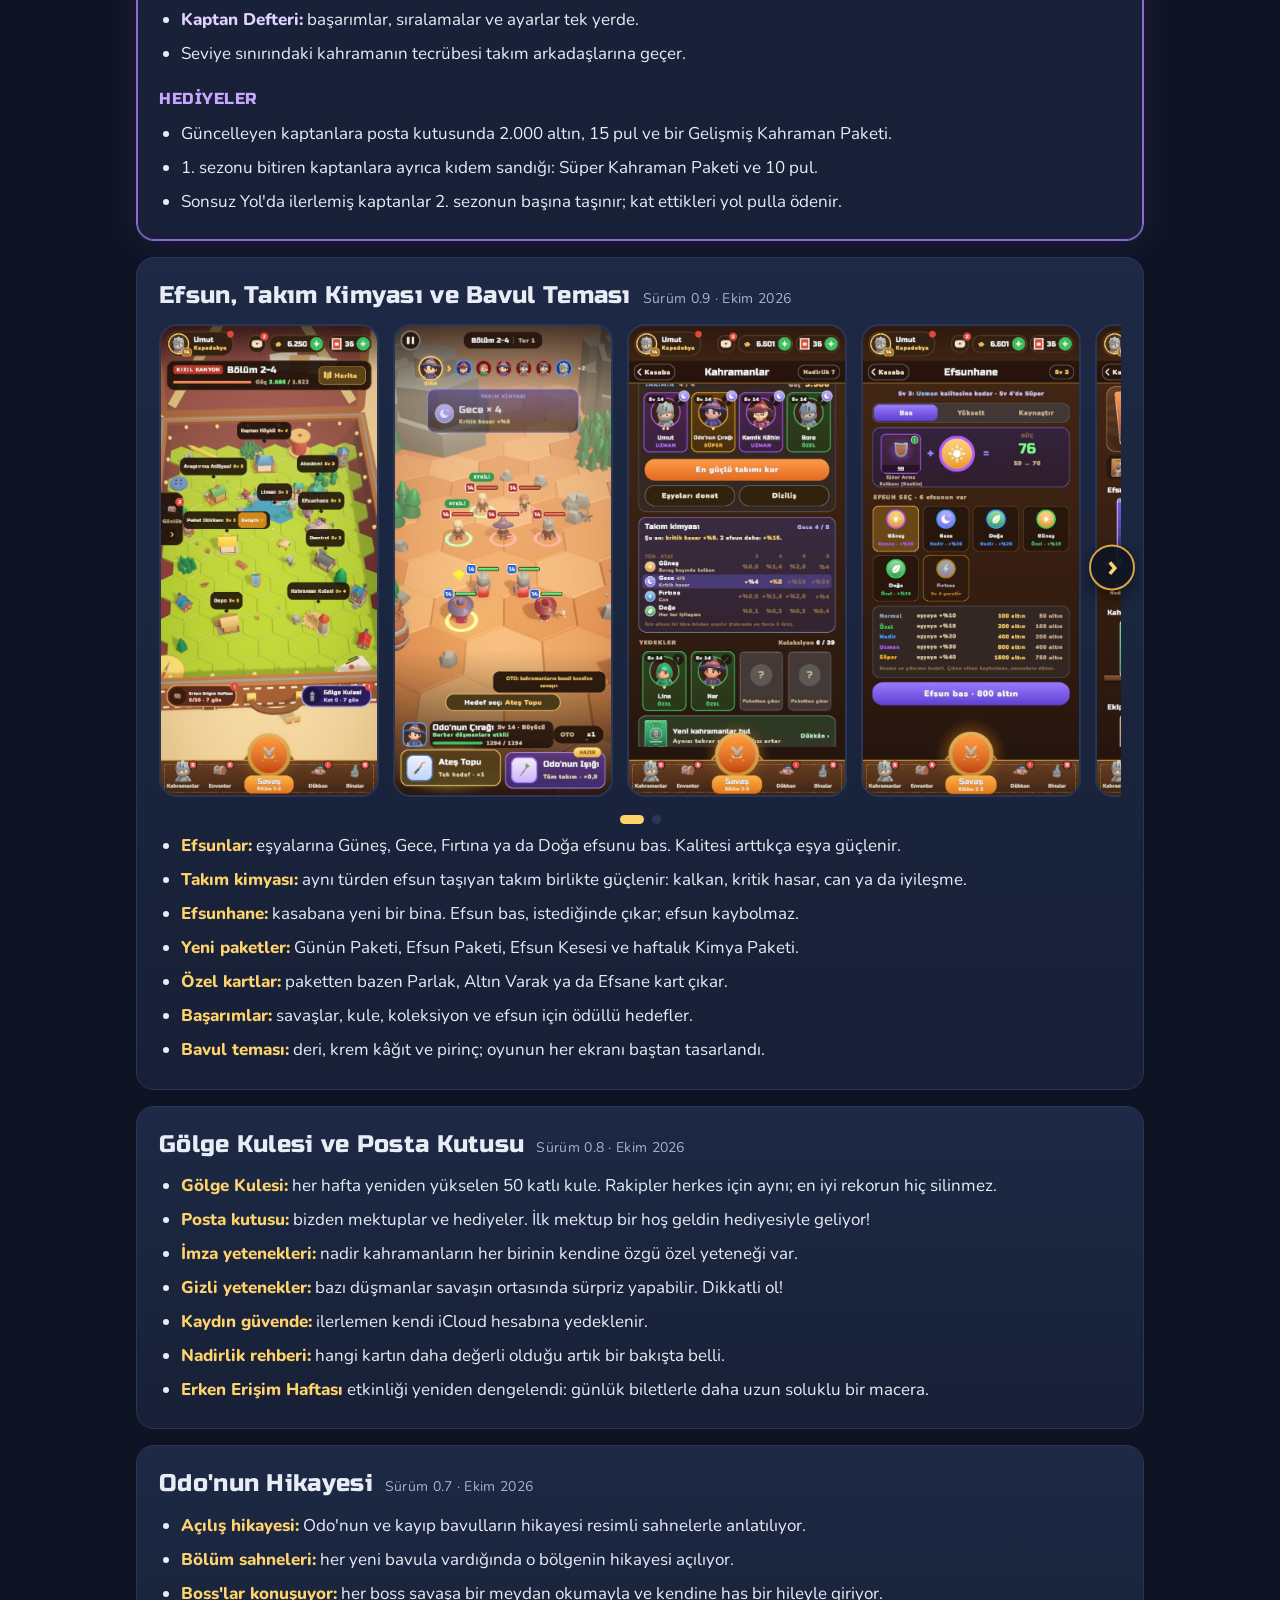
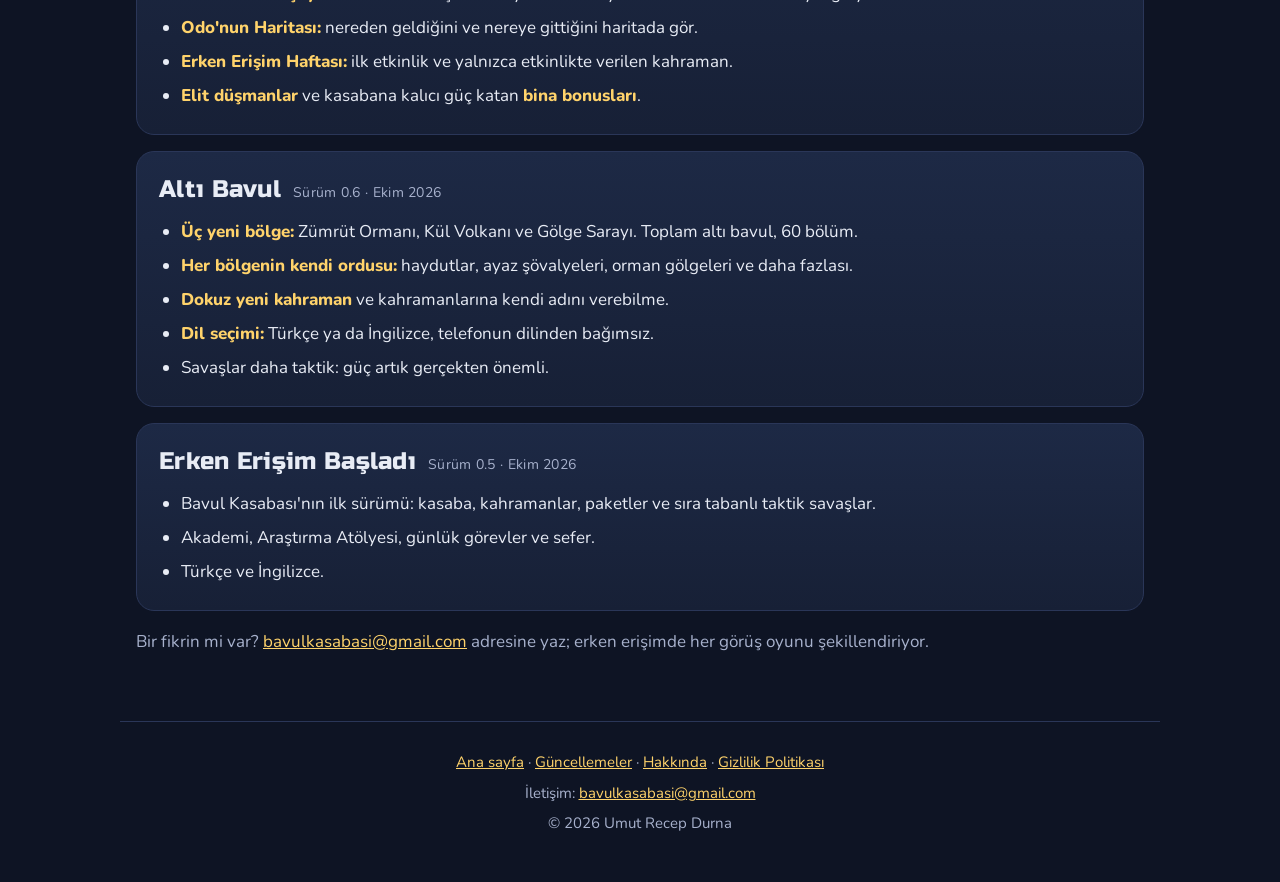
<file: guncellemeler.html>
<!doctype html>
<html lang="tr">
<head>
<meta charset="utf-8">
<meta name="viewport" content="width=device-width, initial-scale=1">
<title>Güncellemeler · Bavul Kasabası</title>
<meta name="description" content="Bavul Kasabası'ndaki son yenilikler: Büyük Açılış ile 3, 4 ve 5. sezon, 66 eşya, Efsanevi Mührü, Sezon Ligi ve daha fazlası.">
<meta property="og:title" content="Güncellemeler · Bavul Kasabası">
<meta property="og:description" content="Bavul Kasabası'ndaki son yenilikler: Büyük Açılış ile 3, 4 ve 5. sezon, 66 eşya, Efsanevi Mührü, Sezon Ligi ve daha fazlası.">
<link rel="canonical" href="https://umutdurna.github.io/bavul-kasabasi-site/guncellemeler.html">
<link rel="alternate" hreflang="tr" href="https://umutdurna.github.io/bavul-kasabasi-site/guncellemeler.html">
<link rel="alternate" hreflang="en" href="https://umutdurna.github.io/bavul-kasabasi-site/updates.html">
<link rel="alternate" hreflang="x-default" href="https://umutdurna.github.io/bavul-kasabasi-site/updates.html">
<meta name="theme-color" content="#0e1424">
<meta name="apple-itunes-app" content="app-id=6826223358">
<meta property="og:type" content="website">
<meta property="og:site_name" content="Bavul Kasabası">
<meta property="og:locale" content="tr_TR">
<meta property="og:url" content="https://umutdurna.github.io/bavul-kasabasi-site/guncellemeler.html">
<meta property="og:image" content="https://umutdurna.github.io/bavul-kasabasi-site/img/hero.jpg">
<meta name="twitter:card" content="summary_large_image">
<meta name="twitter:title" content="Güncellemeler · Bavul Kasabası">
<meta name="twitter:description" content="Bavul Kasabası'ndaki son yenilikler: Büyük Açılış ile 3, 4 ve 5. sezon, 66 eşya, Efsanevi Mührü, Sezon Ligi ve daha fazlası.">
<meta name="twitter:image" content="https://umutdurna.github.io/bavul-kasabasi-site/img/hero.jpg">

<link rel="icon" href="img/favicon.png">
<link rel="preconnect" href="https://fonts.googleapis.com">
<link rel="preconnect" href="https://fonts.gstatic.com" crossorigin>
<link href="https://fonts.googleapis.com/css2?family=Nunito:wght@400;700;800&family=Russo+One&display=swap" rel="stylesheet">
<link rel="stylesheet" href="style.css">
</head>
<body>
<header class="top"><div class="in">
  <a class="brand" href="index.html"><img src="img/icon.png" alt="">Bavul Kasabası</a>
  <nav><a href="index.html">Oyun</a><a href="guncellemeler.html" class="on">Güncellemeler</a><a href="hakkinda.html">Hakkında</a><a href="index.html#destek">Destek</a><a href="gizlilik.html">Gizlilik</a></nav>
  <div class="lang"><a href="guncellemeler.html" class="on">TR</a><a href="updates.html">EN</a></div>
</div></header>

<div class="pagehead"><div class="bg"></div><div class="in">
  <h1>Güncellemeler</h1>
  <p>Bavul Kasabası erken erişimde: oyun düzenli olarak büyüyor. Son yenilikler burada.</p>
</div></div>

<section>
  <div class="release s5">
    <h2>Büyük Açılış: 3, 4 ve 5. Sezon <span class="pill">YAYINDA</span> <small>Sürüm 1.1 · Kasım 2026</small></h2>
    <p>Odo'nun yolculuğu üç sezon birden uzadı! Rüya Bavulları, Derin Bavullar ve Yıldız Bavulları seni bekliyor.</p>
    <div class="carousel"><button class="nav prev" aria-label="previous">&#8249;</button><div class="shots">
      <img loading="lazy" src="img/tr_120_1.jpg" alt="Başlık ekranı">
      <img loading="lazy" src="img/tr_120_2.jpg" alt="Kasaba">
      <img loading="lazy" src="img/tr_120_3.jpg" alt="Taktik savaş">
      <img loading="lazy" src="img/tr_120_4.jpg" alt="Boss: Kuyruklu Atlı">
      <img loading="lazy" src="img/tr_120_5.jpg" alt="Efsanevi kahraman: Ay Şövalyesi">
      <img loading="lazy" src="img/tr_120_6.jpg" alt="Odo'nun Haritası: 5 sezon">
      <img loading="lazy" src="img/tr_120_7.jpg" alt="Efsunhane ve 4 eşya yuvası">
      <img loading="lazy" src="img/tr_120_8.jpg" alt="Paket açılışı">
      <img loading="lazy" src="img/tr_120_9.jpg" alt="100 katlı Gölge Kulesi">
      <img loading="lazy" src="img/tr_120_10.jpg" alt="Kütüphane">
    </div><button class="nav next" aria-label="next">&#8250;</button><div class="dots"></div></div>
    <h3>YENİ MACERA</h3>
    <ul>
      <li>18 yeni bavul, 180 yeni bölüm ve 18 yeni boss.</li>
      <li>Her sezonun kendi hikâyesi, yeni bölüm sahneleri ve kendine has kuralları var.</li>
      <li>Her sezona özel Efsanevi kahramanlar.</li>
    </ul>
    <h3>EŞYALAR BAŞTAN YAPILDI</h3>
    <ul>
      <li>Eşyalar artık kahramanla birlikte büyüyor: her seviyede gücünün yaklaşık üçte biri eşyalardan geliyor.</li>
      <li><b>İki yeni yuva:</b> Yüzük ve Tılsım, her sınıf takabilir.</li>
      <li><b>18 eşya 66'ya çıktı:</b> savaş çekici, mızrak, uzun yay, gürz, ruh feneri, Odo'nun Cep Saati, Bavul Anahtarı ve daha fazlası. Yeni bavullar yeni eşyalar açıyor.</li>
      <li><b>Bazı eşyaların kendine has özelliği var:</b> sersemletme, can çalma, zırh delme, ilk turda önce davranma…</li>
      <li>Eşyanın nadirliği artık kahramanın elinde de görünüyor.</li>
    </ul>
    <h3>KAHRAMAN GÜCÜ</h3>
    <ul>
      <li><b>Efsanevi Mührü:</b> Efsanevi paketten Efsanevi çıkmazsa mühür kazanırsın; 60 mühürle istediğin Efsaneviyi al.</li>
      <li><b>Kahraman Özü ve Uyanış II, III:</b> 5 yıldızdan sonraki kopyalar öze döner, imza yeteneği daha da güçlenir.</li>
    </ul>
    <h3>ETKİNLİKLER</h3>
    <ul>
      <li><b>Kış Şenliği (22 Aralık – 5 Ocak):</b> karlı kasaba, 14 günlük ödül takvimi ve Kardan Muhafız etkinliği.</li>
      <li><b>Sezon Ligi:</b> 4 haftada bir yenilenen, herkesin aynı gün başladığı Game Center sıralaması.</li>
    </ul>
    <h3>DAHA RAHAT OYUN</h3>
    <ul>
      <li>Savaşlar normal hızda da daha akıcı.</li>
      <li>Kahraman geliştirirken, envanterde ve takasta liste artık en üste atlamıyor.</li>
      <li>Takasta nadirlik filtresi ve tek dokunuşla "en zayıf 4 eşyayı seç".</li>
      <li>Atölyede 6 eşya birden toplanınca hepsi ekrana sığıyor.</li>
      <li>Efsun basma düğmesi artık hemen görünüyor.</li>
      <li>Kasabadaki binalar yüzünü sana dönüyor, kahramanlar binaların içinden geçmiyor.</li>
    </ul>
  </div>

  <div class="release s2">
    <h2>2. Sezon: Karanlık Bavullar  <small>Sürüm 1.0 · Kasım 2026</small></h2>
    <p>Gölge İmparatoru yenildi; ama o yalnızca bir kuklaydı. Gökyüzü yırtıldı ve Odo'nun kayıp bavulları karanlığa bürünmüş hâlde ortaya çıktı. Köşk artık bir gemi; yola çıkıyoruz!</p>
    <div class="carousel"><button class="nav prev" aria-label="previous">&#8249;</button><div class="shots">
      <img loading="lazy" src="img/tr_100_1.jpg" alt="Kasabada Liman">
      <img loading="lazy" src="img/tr_100_2.jpg" alt="Odo'nun Haritası: 2. sezon">
      <img loading="lazy" src="img/tr_100_3.jpg" alt="Bölüm kartında bavulun kuralı">
      <img loading="lazy" src="img/tr_100_4.jpg" alt="Kurma kuralı: rakipler sertleşiyor">
      <img loading="lazy" src="img/tr_100_5.jpg" alt="Boss: Mercan Devi">
      <img loading="lazy" src="img/tr_100_6.jpg" alt="Kum Fırtınası: rakiplerin canı gizli">
      <img loading="lazy" src="img/tr_100_7.jpg" alt="Efsanevi Kahraman Paketi">
      <img loading="lazy" src="img/tr_100_8.jpg" alt="Efsanevi kahraman ve uyanmış imza">
    </div><button class="nav next" aria-label="next">&#8250;</button><div class="dots"></div></div>
    <h3>YENİ MACERA</h3>
    <ul>
      <li><b>6 yeni bavul, 60 yeni bölüm:</b> Gök Adaları, Çark Şehri, Altın Çöl, Ayna Mağaraları, Batık Şehir ve Karanlık Atölye.</li>
      <li><b>Her bavulun kendi kuralı:</b> Rüzgâr sırayı karıştırır, Gelgit ön ve arka sırayı değiştirir, Kum Fırtınası rakiplerin canını gizler, Ayna'da rakipler senin takımını kopyalar…</li>
      <li><b>6 yeni boss,</b> her birinin kendine özgü bir yeteneği var. Finalde seni iki aşamalı bir savaş bekliyor.</li>
      <li><b>Hikâye devam ediyor:</b> 1. sezon finali, yeni bölüm sahneleri ve büyük bir sır.</li>
    </ul>
    <h3>YENİ KAHRAMANLAR VE GÜÇ</h3>
    <ul>
      <li><b>Efsanevi kahramanlar:</b> Gök Korsanı, Dişli Şövalye, Kum Bilgesi ve Mercan Barbar. Her birinin kendine özgü güç dengesi var ve takımına yakın seviyede katılır.</li>
      <li><b>Uyanış:</b> 5 yıldıza ulaşan kahramanın imza yeteneği uyanır ve %25 güçlenir.</li>
      <li><b>Liman:</b> köşk gemisinin limanı kasabana geliyor. Her seviyesi tüm takımına saldırı ve can verir.</li>
    </ul>
    <h3>EFSUNLAR</h3>
    <ul>
      <li><b>Efsun birleştirme:</b> aynı türden 3 efsunu bir üst kaliteye yükselt ya da iki türü kaynaştırıp ikiz efsun yap.</li>
      <li><b>Takım kimyası 8 yuvada:</b> silah ve yan eldeki efsunlar birlikte sayılır.</li>
    </ul>
    <h3>ODO'NUN HARİTASI</h3>
    <ul>
      <li>Sezonlar arasında gez, kurtardığın bavullara dön; eski boss'ları yeniden oyna, hikâyeyi yeniden izle.</li>
      <li><b>Haftalık boss'lar:</b> kurtarılmış bavulların boss'larını her hafta yen, pul kazan.</li>
    </ul>
    <h3>DAHA RAHAT OYUN</h3>
    <ul>
      <li><b>Daha çekişmeli savaşlar:</b> tek vuruş artık canın çok azını götürüyor, iki taraf da daha uzun dayanıyor.</li>
      <li><b>Toplu paket açma:</b> 3 paketi birden aç ya da hepsini tek ekranda gör.</li>
      <li><b>Game Center sıralamaları:</b> kaptan seviyesi, takım gücü, bölüm ve haftalık Gölge Kulesi.</li>
      <li><b>Kaptan Defteri:</b> başarımlar, sıralamalar ve ayarlar tek yerde.</li>
      <li>Seviye sınırındaki kahramanın tecrübesi takım arkadaşlarına geçer.</li>
    </ul>
    <h3>HEDİYELER</h3>
    <ul>
      <li>Güncelleyen kaptanlara posta kutusunda 2.000 altın, 15 pul ve bir Gelişmiş Kahraman Paketi.</li>
      <li>1. sezonu bitiren kaptanlara ayrıca kıdem sandığı: Süper Kahraman Paketi ve 10 pul.</li>
      <li>Sonsuz Yol'da ilerlemiş kaptanlar 2. sezonun başına taşınır; kat ettikleri yol pulla ödenir.</li>
    </ul>
  </div>

  <div class="release">
    <h2>Efsun, Takım Kimyası ve Bavul Teması <small>Sürüm 0.9 · Ekim 2026</small></h2>
    <div class="carousel"><button class="nav prev" aria-label="previous">&#8249;</button><div class="shots">
      <img loading="lazy" src="img/tr_090_1.jpg" alt="Yeni kasaba ekranı">
      <img loading="lazy" src="img/tr_090_2.jpg" alt="Savaş başında takım kimyası">
      <img loading="lazy" src="img/tr_090_3.jpg" alt="Takım kimyası tablosu">
      <img loading="lazy" src="img/tr_090_4.jpg" alt="Efsunhane">
      <img loading="lazy" src="img/tr_090_5.jpg" alt="Paket dükkânı ve Günün Paketi">
      <img loading="lazy" src="img/tr_090_6.jpg" alt="Başarımlar">
    </div><button class="nav next" aria-label="next">&#8250;</button><div class="dots"></div></div>
    <ul>
      <li><b>Efsunlar:</b> eşyalarına Güneş, Gece, Fırtına ya da Doğa efsunu bas. Kalitesi arttıkça eşya güçlenir.</li>
      <li><b>Takım kimyası:</b> aynı türden efsun taşıyan takım birlikte güçlenir: kalkan, kritik hasar, can ya da iyileşme.</li>
      <li><b>Efsunhane:</b> kasabana yeni bir bina. Efsun bas, istediğinde çıkar; efsun kaybolmaz.</li>
      <li><b>Yeni paketler:</b> Günün Paketi, Efsun Paketi, Efsun Kesesi ve haftalık Kimya Paketi.</li>
      <li><b>Özel kartlar:</b> paketten bazen Parlak, Altın Varak ya da Efsane kart çıkar.</li>
      <li><b>Başarımlar:</b> savaşlar, kule, koleksiyon ve efsun için ödüllü hedefler.</li>
      <li><b>Bavul teması:</b> deri, krem kâğıt ve pirinç; oyunun her ekranı baştan tasarlandı.</li>
    </ul>
  </div>

  <div class="release">
    <h2>Gölge Kulesi ve Posta Kutusu <small>Sürüm 0.8 · Ekim 2026</small></h2>
    <ul>
      <li><b>Gölge Kulesi:</b> her hafta yeniden yükselen 50 katlı kule. Rakipler herkes için aynı; en iyi rekorun hiç silinmez.</li>
      <li><b>Posta kutusu:</b> bizden mektuplar ve hediyeler. İlk mektup bir hoş geldin hediyesiyle geliyor!</li>
      <li><b>İmza yetenekleri:</b> nadir kahramanların her birinin kendine özgü özel yeteneği var.</li>
      <li><b>Gizli yetenekler:</b> bazı düşmanlar savaşın ortasında sürpriz yapabilir. Dikkatli ol!</li>
      <li><b>Kaydın güvende:</b> ilerlemen kendi iCloud hesabına yedeklenir.</li>
      <li><b>Nadirlik rehberi:</b> hangi kartın daha değerli olduğu artık bir bakışta belli.</li>
      <li><b>Erken Erişim Haftası</b> etkinliği yeniden dengelendi: günlük biletlerle daha uzun soluklu bir macera.</li>
    </ul>
  </div>

  <div class="release">
    <h2>Odo'nun Hikayesi <small>Sürüm 0.7 · Ekim 2026</small></h2>
    <ul>
      <li><b>Açılış hikayesi:</b> Odo'nun ve kayıp bavulların hikayesi resimli sahnelerle anlatılıyor.</li>
      <li><b>Bölüm sahneleri:</b> her yeni bavula vardığında o bölgenin hikayesi açılıyor.</li>
      <li><b>Boss'lar konuşuyor:</b> her boss savaşa bir meydan okumayla ve kendine has bir hileyle giriyor.</li>
      <li><b>Odo'nun Haritası:</b> nereden geldiğini ve nereye gittiğini haritada gör.</li>
      <li><b>Erken Erişim Haftası:</b> ilk etkinlik ve yalnızca etkinlikte verilen kahraman.</li>
      <li><b>Elit düşmanlar</b> ve kasabana kalıcı güç katan <b>bina bonusları</b>.</li>
    </ul>
  </div>

  <div class="release">
    <h2>Altı Bavul <small>Sürüm 0.6 · Ekim 2026</small></h2>
    <ul>
      <li><b>Üç yeni bölge:</b> Zümrüt Ormanı, Kül Volkanı ve Gölge Sarayı. Toplam altı bavul, 60 bölüm.</li>
      <li><b>Her bölgenin kendi ordusu:</b> haydutlar, ayaz şövalyeleri, orman gölgeleri ve daha fazlası.</li>
      <li><b>Dokuz yeni kahraman</b> ve kahramanlarına kendi adını verebilme.</li>
      <li><b>Dil seçimi:</b> Türkçe ya da İngilizce, telefonun dilinden bağımsız.</li>
      <li>Savaşlar daha taktik: güç artık gerçekten önemli.</li>
    </ul>
  </div>

  <div class="release">
    <h2>Erken Erişim Başladı <small>Sürüm 0.5 · Ekim 2026</small></h2>
    <ul>
      <li>Bavul Kasabası'nın ilk sürümü: kasaba, kahramanlar, paketler ve sıra tabanlı taktik savaşlar.</li>
      <li>Akademi, Araştırma Atölyesi, günlük görevler ve sefer.</li>
      <li>Türkçe ve İngilizce.</li>
    </ul>
  </div>

  <p class="muted">Bir fikrin mi var? <a href="mailto:bavulkasabasi@gmail.com">bavulkasabasi@gmail.com</a> adresine yaz; erken erişimde her görüş oyunu şekillendiriyor.</p>
</section>

<footer>
  <p><a href="index.html">Ana sayfa</a> · <a href="guncellemeler.html">Güncellemeler</a> · <a href="hakkinda.html">Hakkında</a> · <a href="gizlilik.html">Gizlilik Politikası</a></p>
  <p>İletişim: <a href="mailto:bavulkasabasi@gmail.com">bavulkasabasi@gmail.com</a></p>
  <p>© 2026 Umut Recep Durna</p>
</footer>
<script src="site.js"></script>
</body>
</html>
</file>
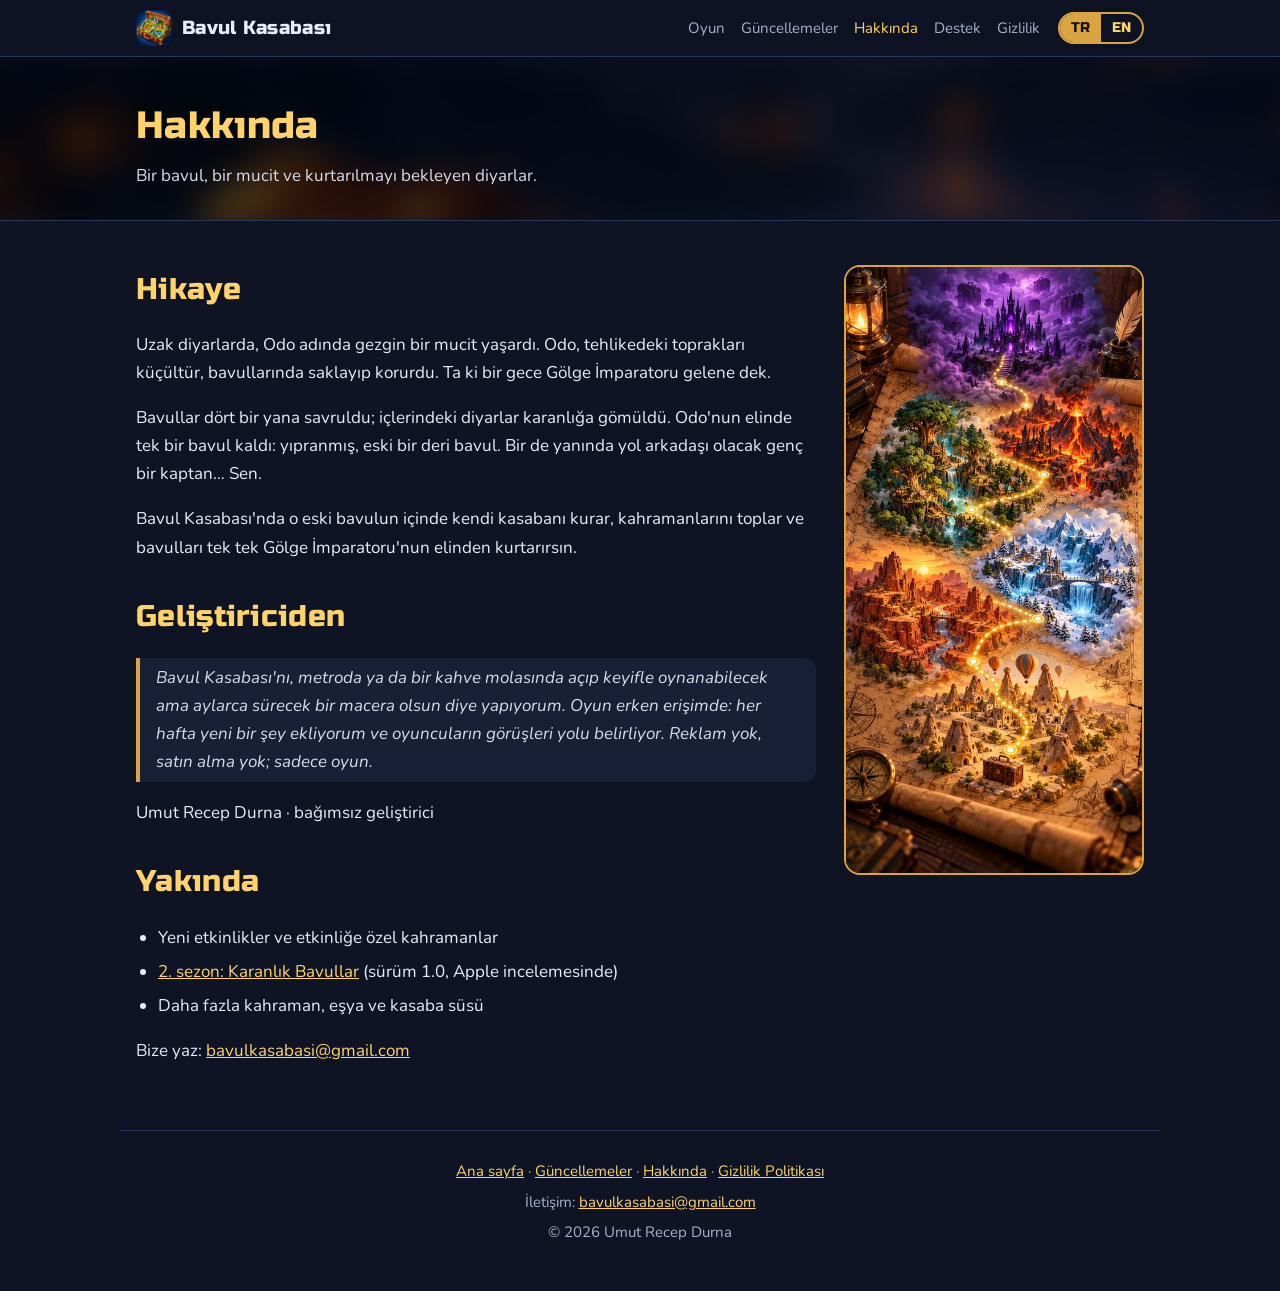
<file: hakkinda.html>
<!doctype html>
<html lang="tr">
<head>
<meta charset="utf-8">
<meta name="viewport" content="width=device-width, initial-scale=1">
<title>Hakkında · Bavul Kasabası</title>
<meta name="description" content="Odo'nun hikayesi ve geliştiriciden bir not.">
<meta property="og:title" content="Hakkında · Bavul Kasabası">
<meta property="og:description" content="Odo'nun hikayesi ve geliştiriciden bir not.">
<link rel="canonical" href="https://umutdurna.github.io/bavul-kasabasi-site/hakkinda.html">
<link rel="alternate" hreflang="tr" href="https://umutdurna.github.io/bavul-kasabasi-site/hakkinda.html">
<link rel="alternate" hreflang="en" href="https://umutdurna.github.io/bavul-kasabasi-site/about.html">
<link rel="alternate" hreflang="x-default" href="https://umutdurna.github.io/bavul-kasabasi-site/about.html">
<meta name="theme-color" content="#0e1424">
<meta name="apple-itunes-app" content="app-id=6826223358">
<meta property="og:type" content="website">
<meta property="og:site_name" content="Bavul Kasabası">
<meta property="og:locale" content="tr_TR">
<meta property="og:url" content="https://umutdurna.github.io/bavul-kasabasi-site/hakkinda.html">
<meta property="og:image" content="https://umutdurna.github.io/bavul-kasabasi-site/img/hero.jpg">
<meta name="twitter:card" content="summary_large_image">
<meta name="twitter:title" content="Hakkında · Bavul Kasabası">
<meta name="twitter:description" content="Odo'nun hikayesi ve geliştiriciden bir not.">
<meta name="twitter:image" content="https://umutdurna.github.io/bavul-kasabasi-site/img/hero.jpg">

<link rel="icon" href="img/favicon.png">
<link rel="preconnect" href="https://fonts.googleapis.com">
<link rel="preconnect" href="https://fonts.gstatic.com" crossorigin>
<link href="https://fonts.googleapis.com/css2?family=Nunito:wght@400;700;800&family=Russo+One&display=swap" rel="stylesheet">
<link rel="stylesheet" href="style.css">
</head>
<body>
<header class="top"><div class="in">
  <a class="brand" href="index.html"><img src="img/icon.png" alt="">Bavul Kasabası</a>
  <nav><a href="index.html">Oyun</a><a href="guncellemeler.html">Güncellemeler</a><a href="hakkinda.html" class="on">Hakkında</a><a href="index.html#destek">Destek</a><a href="gizlilik.html">Gizlilik</a></nav>
  <div class="lang"><a href="hakkinda.html" class="on">TR</a><a href="about.html">EN</a></div>
</div></header>

<div class="pagehead"><div class="bg"></div><div class="in">
  <h1>Hakkında</h1>
  <p>Bir bavul, bir mucit ve kurtarılmayı bekleyen diyarlar.</p>
</div></div>

<section>
  <div class="about">
    <div>
      <h2>Hikaye</h2>
      <p>Uzak diyarlarda, Odo adında gezgin bir mucit yaşardı. Odo, tehlikedeki toprakları küçültür, bavullarında saklayıp korurdu. Ta ki bir gece Gölge İmparatoru gelene dek.</p>
      <p>Bavullar dört bir yana savruldu; içlerindeki diyarlar karanlığa gömüldü. Odo'nun elinde tek bir bavul kaldı: yıpranmış, eski bir deri bavul. Bir de yanında yol arkadaşı olacak genç bir kaptan… Sen.</p>
      <p>Bavul Kasabası'nda o eski bavulun içinde kendi kasabanı kurar, kahramanlarını toplar ve bavulları tek tek Gölge İmparatoru'nun elinden kurtarırsın.</p>

      <h2 style="margin-top:30px">Geliştiriciden</h2>
      <p class="quote">Bavul Kasabası'nı, metroda ya da bir kahve molasında açıp keyifle oynanabilecek ama aylarca sürecek bir macera olsun diye yapıyorum. Oyun erken erişimde: her hafta yeni bir şey ekliyorum ve oyuncuların görüşleri yolu belirliyor. Reklam yok, satın alma yok; sadece oyun.</p>
      <p>Umut Recep Durna · bağımsız geliştirici</p>

      <h2 style="margin-top:30px">Yakında</h2>
      <ul>
        <li>Yeni etkinlikler ve etkinliğe özel kahramanlar</li>
        <li><a href="guncellemeler.html">2. sezon: Karanlık Bavullar</a> (sürüm 1.0, Apple incelemesinde)</li>
        <li>Daha fazla kahraman, eşya ve kasaba süsü</li>
      </ul>
      <p>Bize yaz: <a href="mailto:bavulkasabasi@gmail.com">bavulkasabasi@gmail.com</a></p>
    </div>
    <img loading="lazy" src="img/harita.jpg" alt="Odo'nun haritası">
  </div>
</section>

<footer>
  <p><a href="index.html">Ana sayfa</a> · <a href="guncellemeler.html">Güncellemeler</a> · <a href="hakkinda.html">Hakkında</a> · <a href="gizlilik.html">Gizlilik Politikası</a></p>
  <p>İletişim: <a href="mailto:bavulkasabasi@gmail.com">bavulkasabasi@gmail.com</a></p>
  <p>© 2026 Umut Recep Durna</p>
</footer>
<script src="site.js"></script>
</body>
</html>
</file>
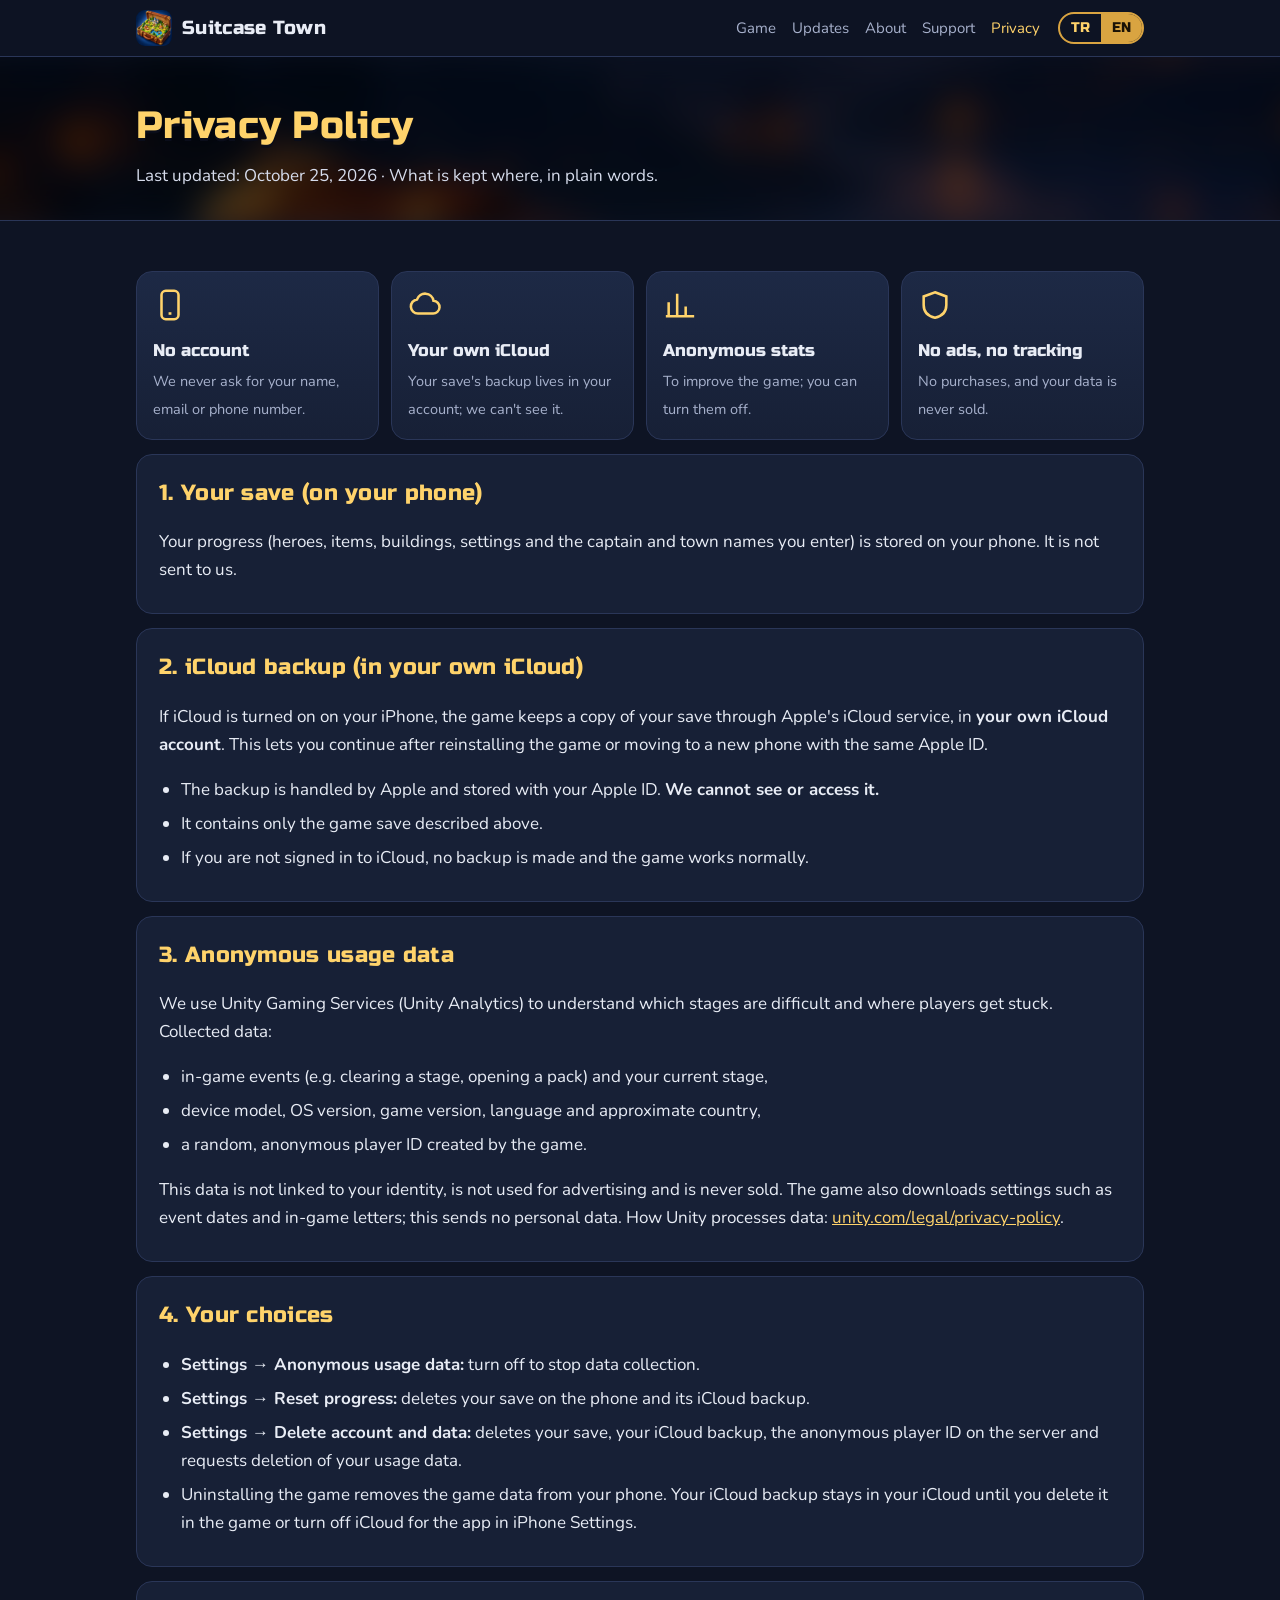
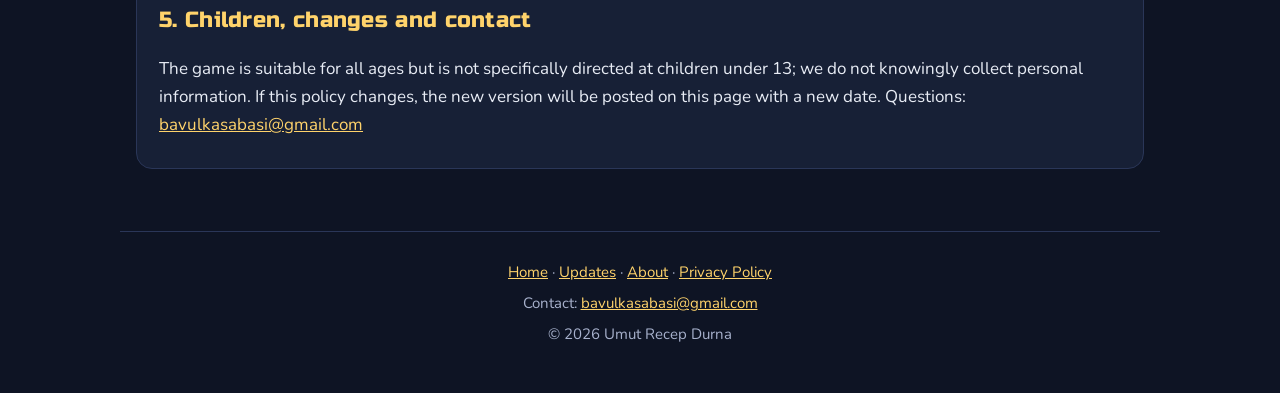
<file: privacy.html>
<!doctype html>
<html lang="en">
<head>
<meta charset="utf-8">
<meta name="viewport" content="width=device-width, initial-scale=1">
<title>Privacy Policy · Suitcase Town</title>
<meta name="description" content="Suitcase Town (Bavul Kasabası) privacy policy.">
<meta property="og:title" content="Privacy Policy · Suitcase Town">
<meta property="og:description" content="Suitcase Town (Bavul Kasabası) privacy policy.">
<link rel="canonical" href="https://umutdurna.github.io/bavul-kasabasi-site/privacy.html">
<link rel="alternate" hreflang="tr" href="https://umutdurna.github.io/bavul-kasabasi-site/gizlilik.html">
<link rel="alternate" hreflang="en" href="https://umutdurna.github.io/bavul-kasabasi-site/privacy.html">
<link rel="alternate" hreflang="x-default" href="https://umutdurna.github.io/bavul-kasabasi-site/privacy.html">
<meta name="theme-color" content="#0e1424">
<meta name="apple-itunes-app" content="app-id=6826223358">
<meta property="og:type" content="website">
<meta property="og:site_name" content="Suitcase Town">
<meta property="og:locale" content="en_US">
<meta property="og:url" content="https://umutdurna.github.io/bavul-kasabasi-site/privacy.html">
<meta property="og:image" content="https://umutdurna.github.io/bavul-kasabasi-site/img/hero_en.jpg">
<meta name="twitter:card" content="summary_large_image">
<meta name="twitter:title" content="Privacy Policy · Suitcase Town">
<meta name="twitter:description" content="Suitcase Town (Bavul Kasabası) privacy policy.">
<meta name="twitter:image" content="https://umutdurna.github.io/bavul-kasabasi-site/img/hero_en.jpg">

<link rel="icon" href="img/favicon.png">
<link rel="preconnect" href="https://fonts.googleapis.com">
<link rel="preconnect" href="https://fonts.gstatic.com" crossorigin>
<link href="https://fonts.googleapis.com/css2?family=Nunito:wght@400;700;800&family=Russo+One&display=swap" rel="stylesheet">
<link rel="stylesheet" href="style.css">
</head>
<body>
<header class="top"><div class="in">
  <a class="brand" href="en.html"><img src="img/icon.png" alt="">Suitcase Town</a>
  <nav><a href="en.html">Game</a><a href="updates.html">Updates</a><a href="about.html">About</a><a href="en.html#support">Support</a><a href="privacy.html" class="on">Privacy</a></nav>
  <div class="lang"><a href="gizlilik.html">TR</a><a href="privacy.html" class="on">EN</a></div>
</div></header>

<div class="pagehead"><div class="bg"></div><div class="in">
  <h1>Privacy Policy</h1>
  <p>Last updated: October 25, 2026 · What is kept where, in plain words.</p>
</div></div>

<section>
  <div class="tiles">
    <div class="tile"><svg viewBox="0 0 24 24" fill="none" stroke="currentColor" stroke-width="1.8"><rect x="6" y="2" width="12" height="20" rx="3"/><path d="M11 18h2"/></svg><b>No account</b><span>We never ask for your name, email or phone number.</span></div>
    <div class="tile"><svg viewBox="0 0 24 24" fill="none" stroke="currentColor" stroke-width="1.8"><path d="M7 18a5 5 0 0 1-.6-9.96A6 6 0 0 1 18 9a4.5 4.5 0 0 1-.5 9H7z"/></svg><b>Your own iCloud</b><span>Your save's backup lives in your account; we can't see it.</span></div>
    <div class="tile"><svg viewBox="0 0 24 24" fill="none" stroke="currentColor" stroke-width="1.8"><path d="M4 20V10M10 20V4M16 20v-7M22 20H2"/></svg><b>Anonymous stats</b><span>To improve the game; you can turn them off.</span></div>
    <div class="tile"><svg viewBox="0 0 24 24" fill="none" stroke="currentColor" stroke-width="1.8"><path d="M12 3l8 3v6c0 5-3.5 8-8 9-4.5-1-8-4-8-9V6l8-3z"/></svg><b>No ads, no tracking</b><span>No purchases, and your data is never sold.</span></div>
  </div>

  <div class="sec">
    <h2>1. Your save (on your phone)</h2>
    <p>Your progress (heroes, items, buildings, settings and the captain and town names you enter) is stored on your phone. It is not sent to us.</p>
  </div>

  <div class="sec">
    <h2>2. iCloud backup (in your own iCloud)</h2>
    <p>If iCloud is turned on on your iPhone, the game keeps a copy of your save through Apple's iCloud service, in <strong>your own iCloud account</strong>. This lets you continue after reinstalling the game or moving to a new phone with the same Apple ID.</p>
    <ul>
      <li>The backup is handled by Apple and stored with your Apple ID. <strong>We cannot see or access it.</strong></li>
      <li>It contains only the game save described above.</li>
      <li>If you are not signed in to iCloud, no backup is made and the game works normally.</li>
    </ul>
  </div>

  <div class="sec">
    <h2>3. Anonymous usage data</h2>
    <p>We use Unity Gaming Services (Unity Analytics) to understand which stages are difficult and where players get stuck. Collected data:</p>
    <ul>
      <li>in-game events (e.g. clearing a stage, opening a pack) and your current stage,</li>
      <li>device model, OS version, game version, language and approximate country,</li>
      <li>a random, anonymous player ID created by the game.</li>
    </ul>
    <p>This data is not linked to your identity, is not used for advertising and is never sold. The game also downloads settings such as event dates and in-game letters; this sends no personal data. How Unity processes data: <a href="https://unity.com/legal/privacy-policy">unity.com/legal/privacy-policy</a>.</p>
  </div>

  <div class="sec">
    <h2>4. Your choices</h2>
    <ul>
      <li><strong>Settings → Anonymous usage data:</strong> turn off to stop data collection.</li>
      <li><strong>Settings → Reset progress:</strong> deletes your save on the phone and its iCloud backup.</li>
      <li><strong>Settings → Delete account and data:</strong> deletes your save, your iCloud backup, the anonymous player ID on the server and requests deletion of your usage data.</li>
      <li>Uninstalling the game removes the game data from your phone. Your iCloud backup stays in your iCloud until you delete it in the game or turn off iCloud for the app in iPhone Settings.</li>
    </ul>
  </div>

  <div class="sec">
    <h2>5. Children, changes and contact</h2>
    <p>The game is suitable for all ages but is not specifically directed at children under 13; we do not knowingly collect personal information. If this policy changes, the new version will be posted on this page with a new date. Questions: <a href="mailto:bavulkasabasi@gmail.com">bavulkasabasi@gmail.com</a></p>
  </div>
</section>

<footer>
  <p><a href="en.html">Home</a> · <a href="updates.html">Updates</a> · <a href="about.html">About</a> · <a href="privacy.html">Privacy Policy</a></p>
  <p>Contact: <a href="mailto:bavulkasabasi@gmail.com">bavulkasabasi@gmail.com</a></p>
  <p>© 2026 Umut Recep Durna</p>
</footer>
<script src="site.js"></script>
</body>
</html>
</file>
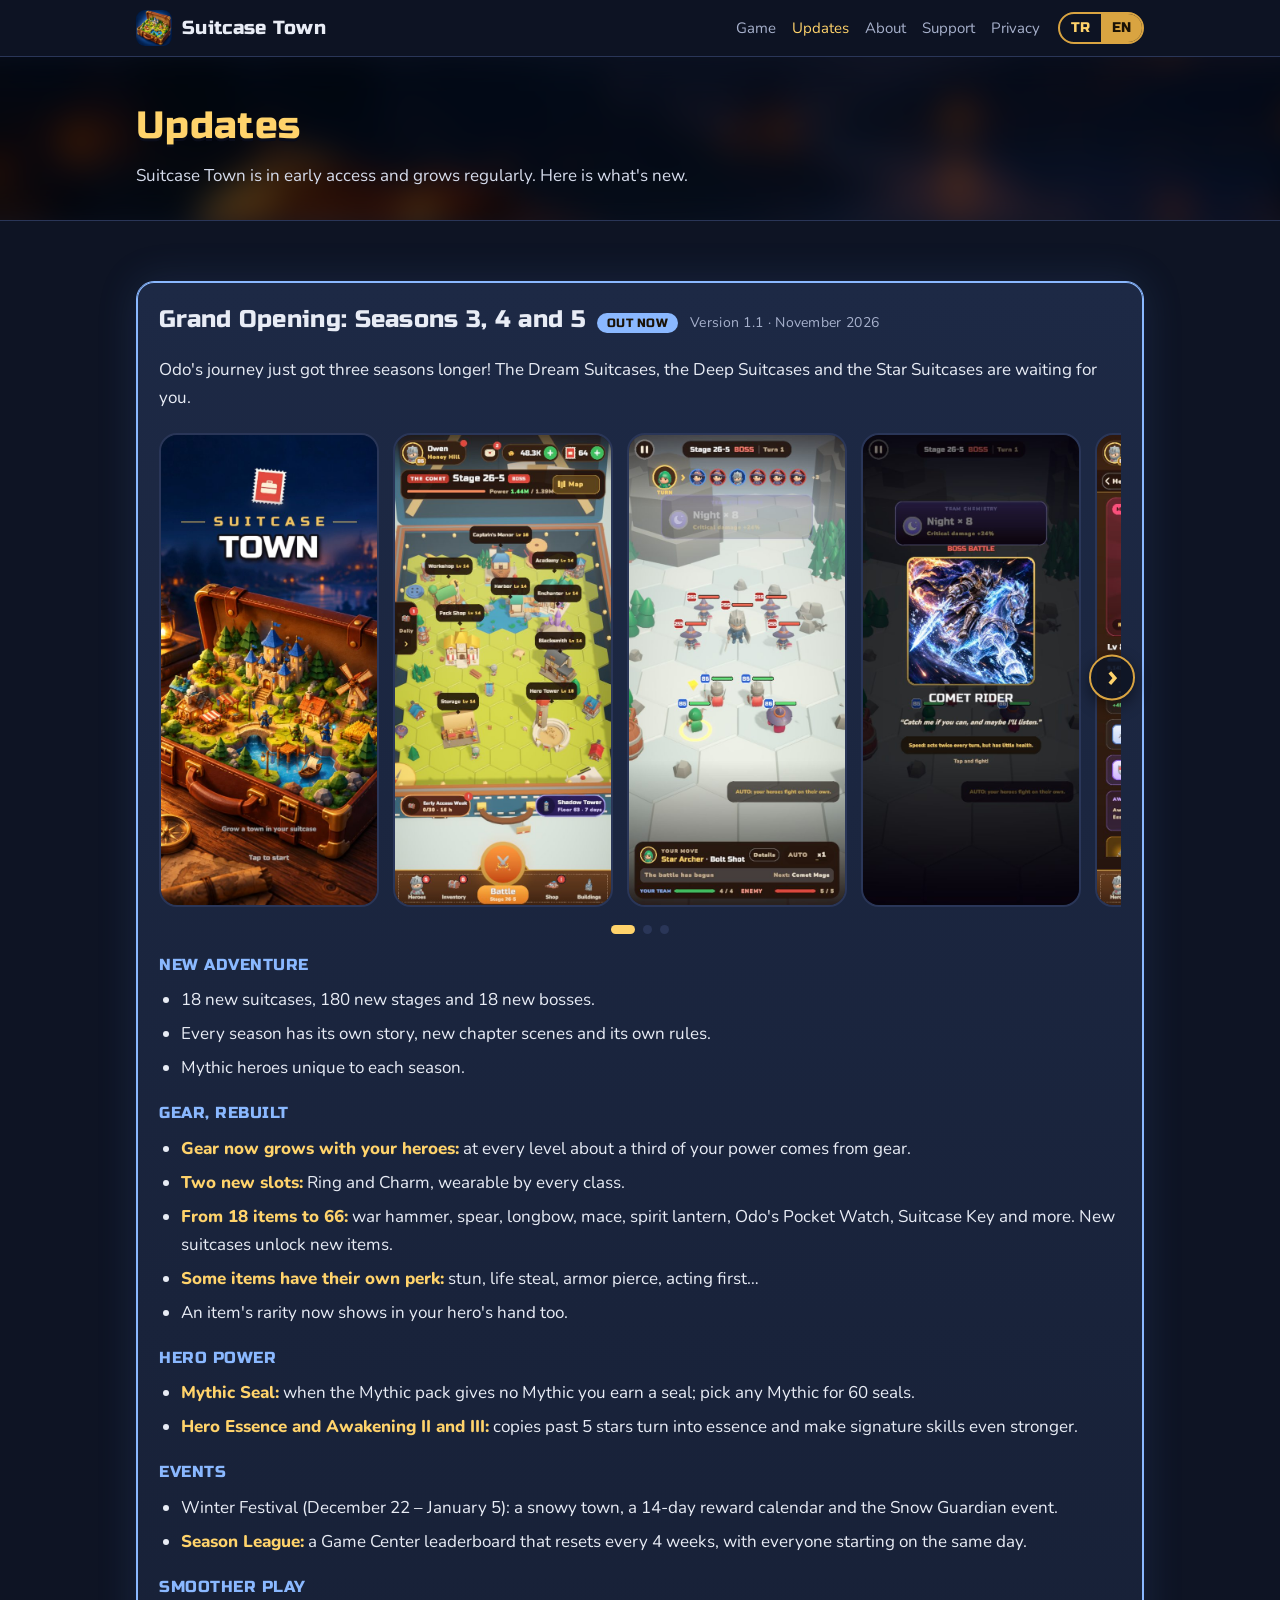
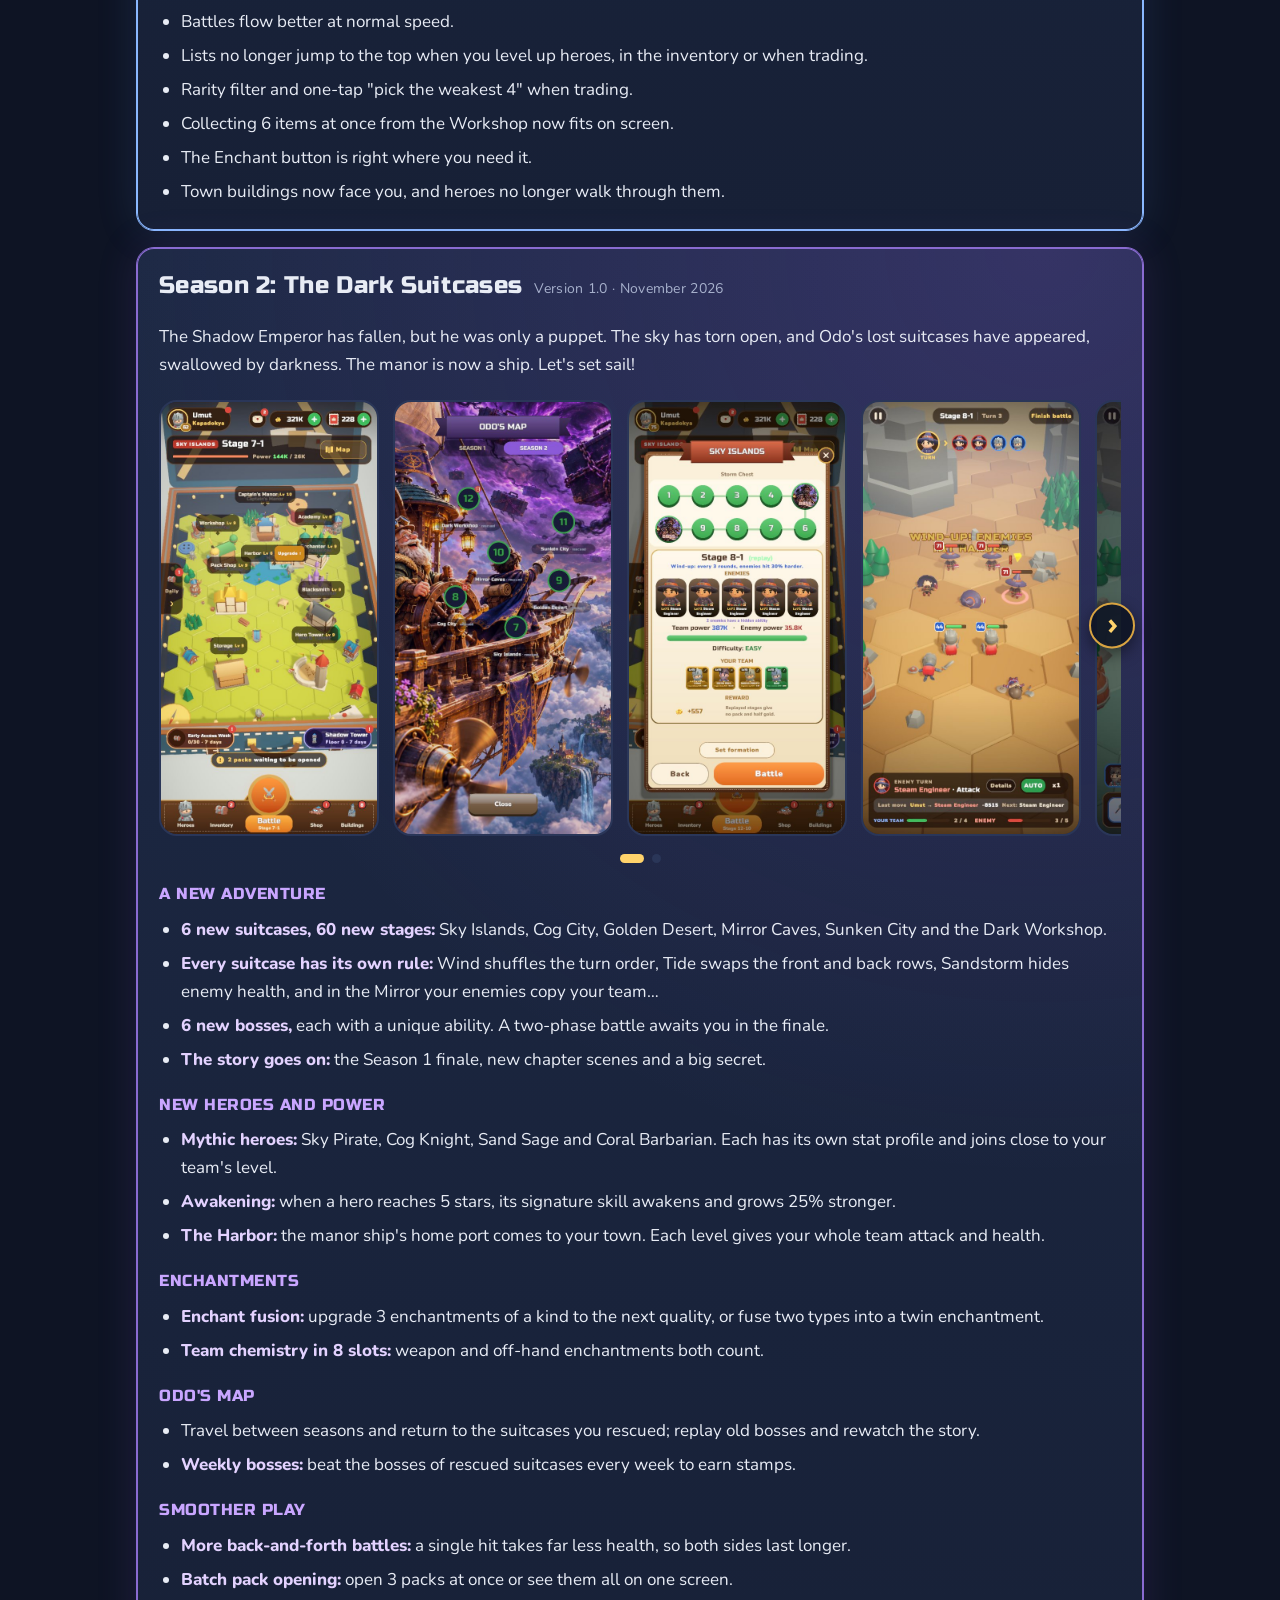
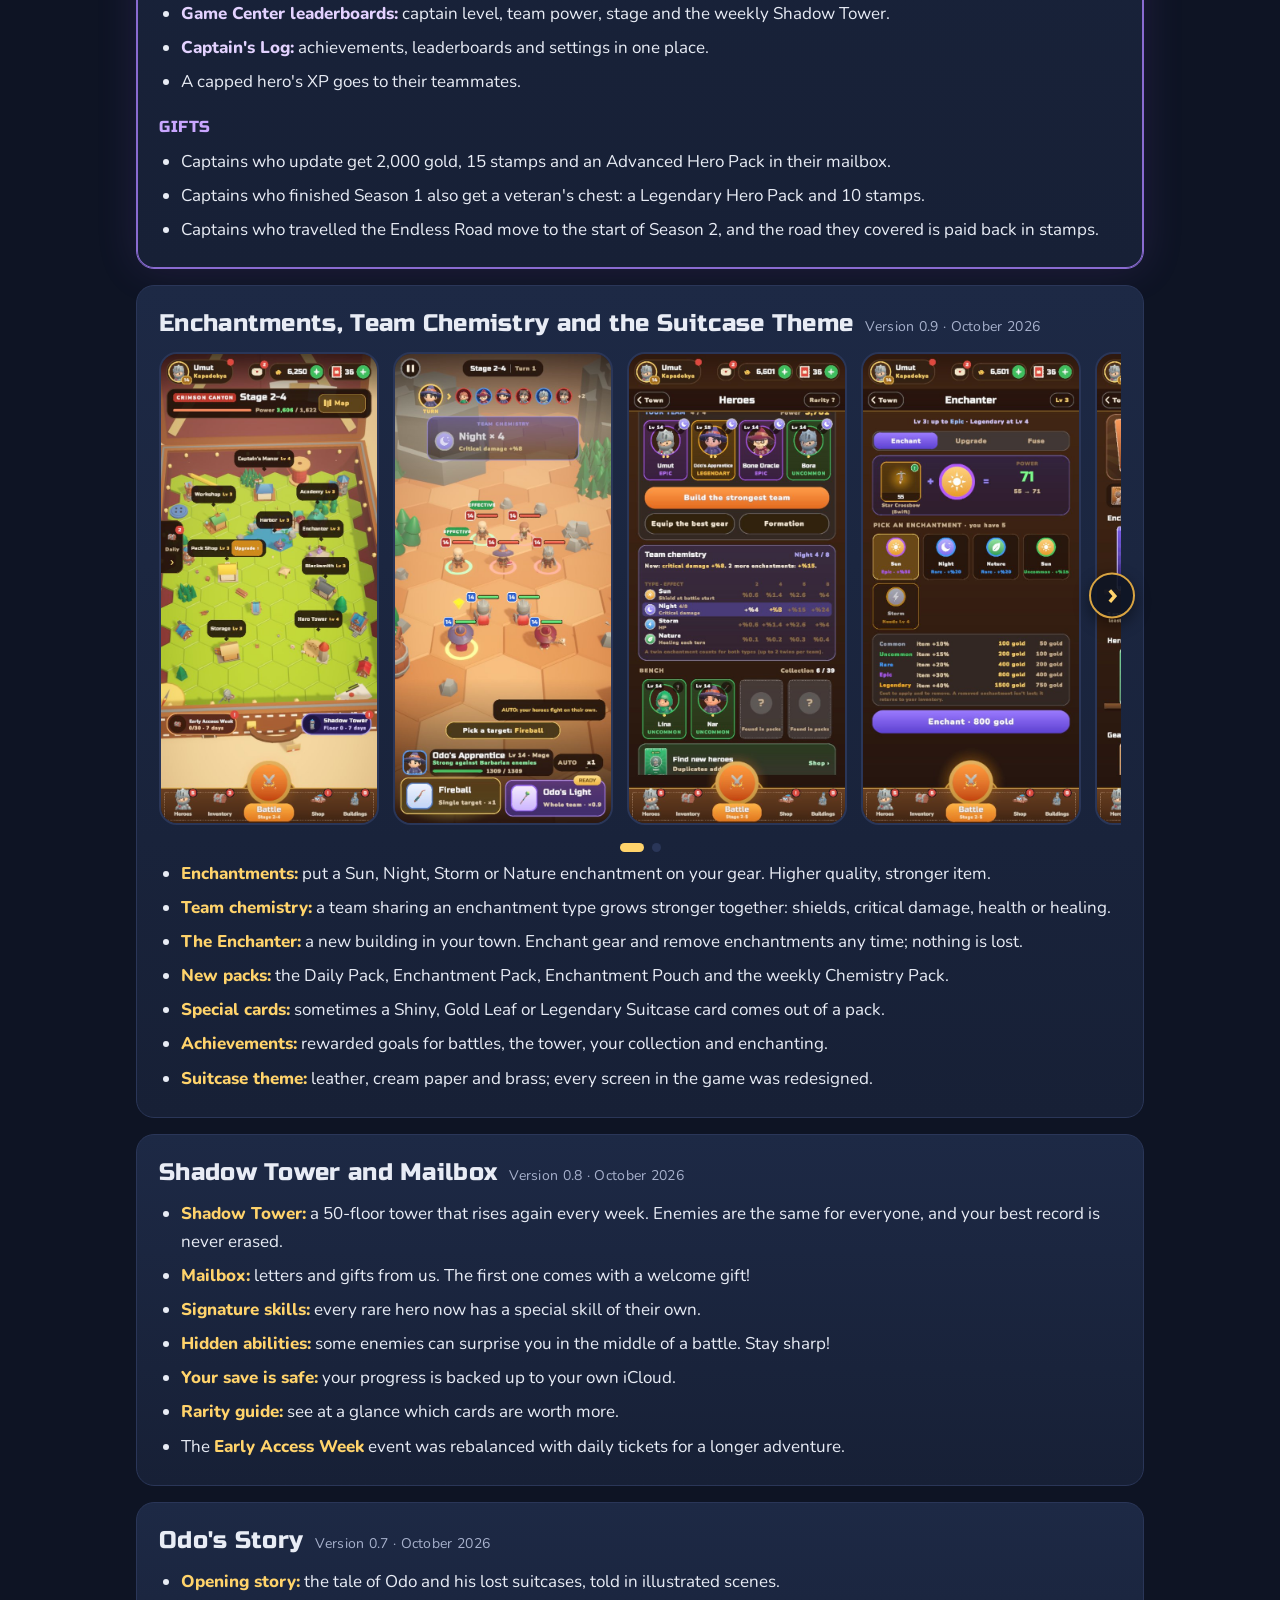
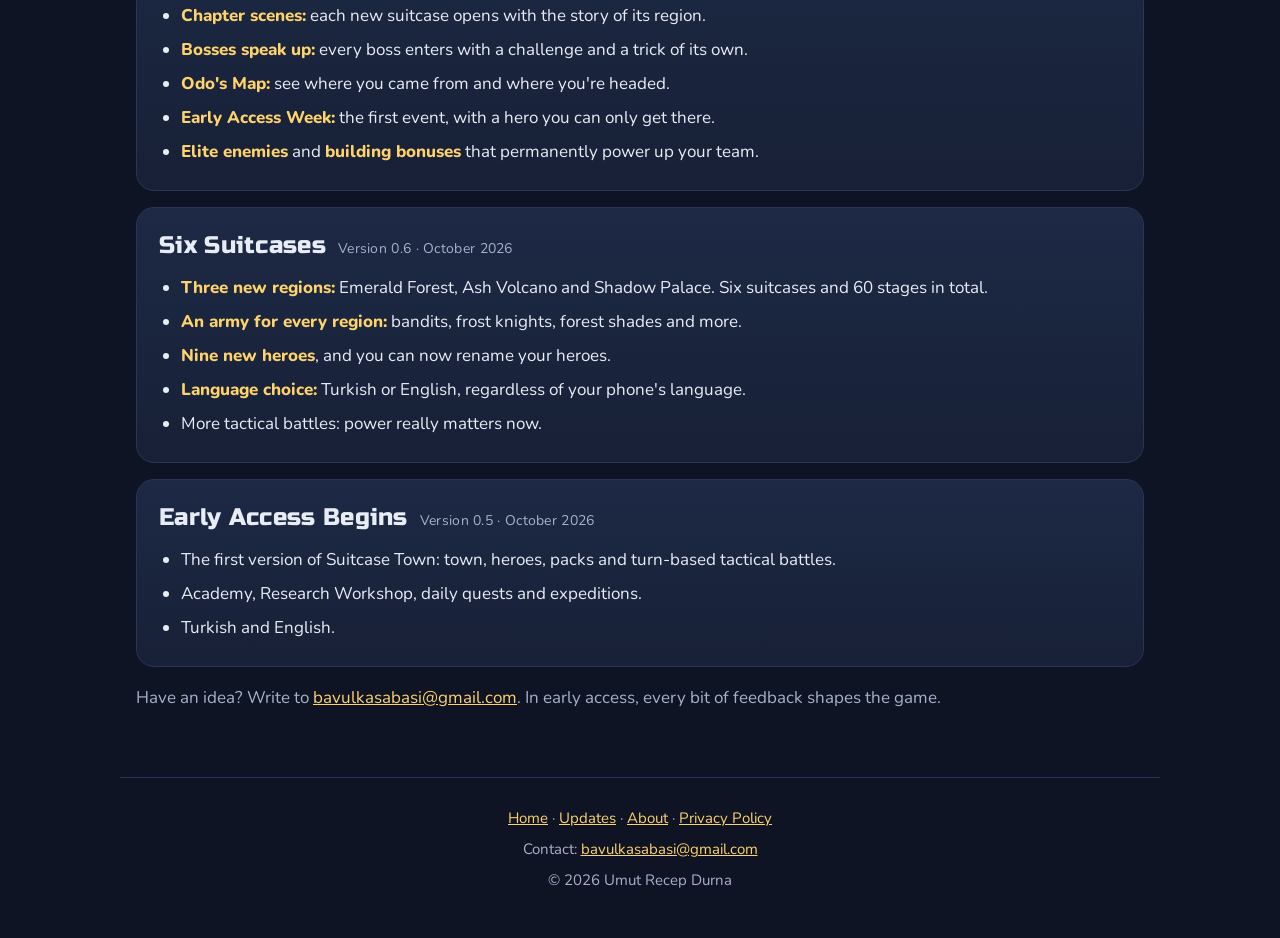
<file: updates.html>
<!doctype html>
<html lang="en">
<head>
<meta charset="utf-8">
<meta name="viewport" content="width=device-width, initial-scale=1">
<title>Updates · Suitcase Town</title>
<meta name="description" content="What's new in Suitcase Town: the Grand Opening with Seasons 3, 4 and 5, 66 items, the Mythic Seal, the Season League and more.">
<meta property="og:title" content="Updates · Suitcase Town">
<meta property="og:description" content="What's new in Suitcase Town: the Grand Opening with Seasons 3, 4 and 5, 66 items, the Mythic Seal, the Season League and more.">
<link rel="canonical" href="https://umutdurna.github.io/bavul-kasabasi-site/updates.html">
<link rel="alternate" hreflang="tr" href="https://umutdurna.github.io/bavul-kasabasi-site/guncellemeler.html">
<link rel="alternate" hreflang="en" href="https://umutdurna.github.io/bavul-kasabasi-site/updates.html">
<link rel="alternate" hreflang="x-default" href="https://umutdurna.github.io/bavul-kasabasi-site/updates.html">
<meta name="theme-color" content="#0e1424">
<meta name="apple-itunes-app" content="app-id=6826223358">
<meta property="og:type" content="website">
<meta property="og:site_name" content="Suitcase Town">
<meta property="og:locale" content="en_US">
<meta property="og:url" content="https://umutdurna.github.io/bavul-kasabasi-site/updates.html">
<meta property="og:image" content="https://umutdurna.github.io/bavul-kasabasi-site/img/hero_en.jpg">
<meta name="twitter:card" content="summary_large_image">
<meta name="twitter:title" content="Updates · Suitcase Town">
<meta name="twitter:description" content="What's new in Suitcase Town: the Grand Opening with Seasons 3, 4 and 5, 66 items, the Mythic Seal, the Season League and more.">
<meta name="twitter:image" content="https://umutdurna.github.io/bavul-kasabasi-site/img/hero_en.jpg">

<link rel="icon" href="img/favicon.png">
<link rel="preconnect" href="https://fonts.googleapis.com">
<link rel="preconnect" href="https://fonts.gstatic.com" crossorigin>
<link href="https://fonts.googleapis.com/css2?family=Nunito:wght@400;700;800&family=Russo+One&display=swap" rel="stylesheet">
<link rel="stylesheet" href="style.css">
</head>
<body>
<header class="top"><div class="in">
  <a class="brand" href="en.html"><img src="img/icon.png" alt="">Suitcase Town</a>
  <nav><a href="en.html">Game</a><a href="updates.html" class="on">Updates</a><a href="about.html">About</a><a href="en.html#support">Support</a><a href="privacy.html">Privacy</a></nav>
  <div class="lang"><a href="guncellemeler.html">TR</a><a href="updates.html" class="on">EN</a></div>
</div></header>

<div class="pagehead"><div class="bg"></div><div class="in">
  <h1>Updates</h1>
  <p>Suitcase Town is in early access and grows regularly. Here is what's new.</p>
</div></div>

<section>
  <div class="release s5">
    <h2>Grand Opening: Seasons 3, 4 and 5 <span class="pill">OUT NOW</span> <small>Version 1.1 · November 2026</small></h2>
    <p>Odo's journey just got three seasons longer! The Dream Suitcases, the Deep Suitcases and the Star Suitcases are waiting for you.</p>
    <div class="carousel"><button class="nav prev" aria-label="previous">&#8249;</button><div class="shots">
      <img loading="lazy" src="img/en_120_1.jpg" alt="Title screen">
      <img loading="lazy" src="img/en_120_2.jpg" alt="Town">
      <img loading="lazy" src="img/en_120_3.jpg" alt="Tactical battle">
      <img loading="lazy" src="img/en_120_4.jpg" alt="Boss: Comet Rider">
      <img loading="lazy" src="img/en_120_5.jpg" alt="Mythic hero: Moon Knight">
      <img loading="lazy" src="img/en_120_6.jpg" alt="Odo's Map: 5 seasons">
      <img loading="lazy" src="img/en_120_7.jpg" alt="The Enchanter and 4 gear slots">
      <img loading="lazy" src="img/en_120_8.jpg" alt="Opening a pack">
      <img loading="lazy" src="img/en_120_9.jpg" alt="The 100-floor Shadow Tower">
      <img loading="lazy" src="img/en_120_10.jpg" alt="The Library">
    </div><button class="nav next" aria-label="next">&#8250;</button><div class="dots"></div></div>
    <h3>NEW ADVENTURE</h3>
    <ul>
      <li>18 new suitcases, 180 new stages and 18 new bosses.</li>
      <li>Every season has its own story, new chapter scenes and its own rules.</li>
      <li>Mythic heroes unique to each season.</li>
    </ul>
    <h3>GEAR, REBUILT</h3>
    <ul>
      <li><b>Gear now grows with your heroes:</b> at every level about a third of your power comes from gear.</li>
      <li><b>Two new slots:</b> Ring and Charm, wearable by every class.</li>
      <li><b>From 18 items to 66:</b> war hammer, spear, longbow, mace, spirit lantern, Odo's Pocket Watch, Suitcase Key and more. New suitcases unlock new items.</li>
      <li><b>Some items have their own perk:</b> stun, life steal, armor pierce, acting first…</li>
      <li>An item's rarity now shows in your hero's hand too.</li>
    </ul>
    <h3>HERO POWER</h3>
    <ul>
      <li><b>Mythic Seal:</b> when the Mythic pack gives no Mythic you earn a seal; pick any Mythic for 60 seals.</li>
      <li><b>Hero Essence and Awakening II and III:</b> copies past 5 stars turn into essence and make signature skills even stronger.</li>
    </ul>
    <h3>EVENTS</h3>
    <ul>
      <li>Winter Festival (December 22 – January 5): a snowy town, a 14-day reward calendar and the Snow Guardian event.</li>
      <li><b>Season League:</b> a Game Center leaderboard that resets every 4 weeks, with everyone starting on the same day.</li>
    </ul>
    <h3>SMOOTHER PLAY</h3>
    <ul>
      <li>Battles flow better at normal speed.</li>
      <li>Lists no longer jump to the top when you level up heroes, in the inventory or when trading.</li>
      <li>Rarity filter and one-tap "pick the weakest 4" when trading.</li>
      <li>Collecting 6 items at once from the Workshop now fits on screen.</li>
      <li>The Enchant button is right where you need it.</li>
      <li>Town buildings now face you, and heroes no longer walk through them.</li>
    </ul>
  </div>

  <div class="release s2">
    <h2>Season 2: The Dark Suitcases  <small>Version 1.0 · November 2026</small></h2>
    <p>The Shadow Emperor has fallen, but he was only a puppet. The sky has torn open, and Odo's lost suitcases have appeared, swallowed by darkness. The manor is now a ship. Let's set sail!</p>
    <div class="carousel"><button class="nav prev" aria-label="previous">&#8249;</button><div class="shots">
      <img loading="lazy" src="img/en_100_1.jpg" alt="The Harbor in your town">
      <img loading="lazy" src="img/en_100_2.jpg" alt="Odo's Map: Season 2">
      <img loading="lazy" src="img/en_100_3.jpg" alt="The suitcase's rule on the stage card">
      <img loading="lazy" src="img/en_100_4.jpg" alt="Clockwork rule: enemies hit harder">
      <img loading="lazy" src="img/en_100_5.jpg" alt="Boss: Coral Giant">
      <img loading="lazy" src="img/en_100_6.jpg" alt="Sandstorm: enemy health is hidden">
      <img loading="lazy" src="img/en_100_7.jpg" alt="Boss: Mirror Queen">
      <img loading="lazy" src="img/en_100_8.jpg" alt="Stop card: replay the boss or rewatch the story">
    </div><button class="nav next" aria-label="next">&#8250;</button><div class="dots"></div></div>
    <h3>A NEW ADVENTURE</h3>
    <ul>
      <li><b>6 new suitcases, 60 new stages:</b> Sky Islands, Cog City, Golden Desert, Mirror Caves, Sunken City and the Dark Workshop.</li>
      <li><b>Every suitcase has its own rule:</b> Wind shuffles the turn order, Tide swaps the front and back rows, Sandstorm hides enemy health, and in the Mirror your enemies copy your team…</li>
      <li><b>6 new bosses,</b> each with a unique ability. A two-phase battle awaits you in the finale.</li>
      <li><b>The story goes on:</b> the Season 1 finale, new chapter scenes and a big secret.</li>
    </ul>
    <h3>NEW HEROES AND POWER</h3>
    <ul>
      <li><b>Mythic heroes:</b> Sky Pirate, Cog Knight, Sand Sage and Coral Barbarian. Each has its own stat profile and joins close to your team's level.</li>
      <li><b>Awakening:</b> when a hero reaches 5 stars, its signature skill awakens and grows 25% stronger.</li>
      <li><b>The Harbor:</b> the manor ship's home port comes to your town. Each level gives your whole team attack and health.</li>
    </ul>
    <h3>ENCHANTMENTS</h3>
    <ul>
      <li><b>Enchant fusion:</b> upgrade 3 enchantments of a kind to the next quality, or fuse two types into a twin enchantment.</li>
      <li><b>Team chemistry in 8 slots:</b> weapon and off-hand enchantments both count.</li>
    </ul>
    <h3>ODO'S MAP</h3>
    <ul>
      <li>Travel between seasons and return to the suitcases you rescued; replay old bosses and rewatch the story.</li>
      <li><b>Weekly bosses:</b> beat the bosses of rescued suitcases every week to earn stamps.</li>
    </ul>
    <h3>SMOOTHER PLAY</h3>
    <ul>
      <li><b>More back-and-forth battles:</b> a single hit takes far less health, so both sides last longer.</li>
      <li><b>Batch pack opening:</b> open 3 packs at once or see them all on one screen.</li>
      <li><b>Game Center leaderboards:</b> captain level, team power, stage and the weekly Shadow Tower.</li>
      <li><b>Captain's Log:</b> achievements, leaderboards and settings in one place.</li>
      <li>A capped hero's XP goes to their teammates.</li>
    </ul>
    <h3>GIFTS</h3>
    <ul>
      <li>Captains who update get 2,000 gold, 15 stamps and an Advanced Hero Pack in their mailbox.</li>
      <li>Captains who finished Season 1 also get a veteran's chest: a Legendary Hero Pack and 10 stamps.</li>
      <li>Captains who travelled the Endless Road move to the start of Season 2, and the road they covered is paid back in stamps.</li>
    </ul>
  </div>

  <div class="release">
    <h2>Enchantments, Team Chemistry and the Suitcase Theme <small>Version 0.9 · October 2026</small></h2>
    <div class="carousel"><button class="nav prev" aria-label="previous">&#8249;</button><div class="shots">
      <img loading="lazy" src="img/en_090_1.jpg" alt="New town screen">
      <img loading="lazy" src="img/en_090_2.jpg" alt="Team chemistry at the start of a battle">
      <img loading="lazy" src="img/en_090_3.jpg" alt="Team chemistry table">
      <img loading="lazy" src="img/en_090_4.jpg" alt="The Enchanter">
      <img loading="lazy" src="img/en_090_5.jpg" alt="Pack shop and the Daily Pack">
      <img loading="lazy" src="img/en_090_6.jpg" alt="Achievements">
    </div><button class="nav next" aria-label="next">&#8250;</button><div class="dots"></div></div>
    <ul>
      <li><b>Enchantments:</b> put a Sun, Night, Storm or Nature enchantment on your gear. Higher quality, stronger item.</li>
      <li><b>Team chemistry:</b> a team sharing an enchantment type grows stronger together: shields, critical damage, health or healing.</li>
      <li><b>The Enchanter:</b> a new building in your town. Enchant gear and remove enchantments any time; nothing is lost.</li>
      <li><b>New packs:</b> the Daily Pack, Enchantment Pack, Enchantment Pouch and the weekly Chemistry Pack.</li>
      <li><b>Special cards:</b> sometimes a Shiny, Gold Leaf or Legendary Suitcase card comes out of a pack.</li>
      <li><b>Achievements:</b> rewarded goals for battles, the tower, your collection and enchanting.</li>
      <li><b>Suitcase theme:</b> leather, cream paper and brass; every screen in the game was redesigned.</li>
    </ul>
  </div>

  <div class="release">
    <h2>Shadow Tower and Mailbox <small>Version 0.8 · October 2026</small></h2>
    <ul>
      <li><b>Shadow Tower:</b> a 50-floor tower that rises again every week. Enemies are the same for everyone, and your best record is never erased.</li>
      <li><b>Mailbox:</b> letters and gifts from us. The first one comes with a welcome gift!</li>
      <li><b>Signature skills:</b> every rare hero now has a special skill of their own.</li>
      <li><b>Hidden abilities:</b> some enemies can surprise you in the middle of a battle. Stay sharp!</li>
      <li><b>Your save is safe:</b> your progress is backed up to your own iCloud.</li>
      <li><b>Rarity guide:</b> see at a glance which cards are worth more.</li>
      <li>The <b>Early Access Week</b> event was rebalanced with daily tickets for a longer adventure.</li>
    </ul>
  </div>

  <div class="release">
    <h2>Odo's Story <small>Version 0.7 · October 2026</small></h2>
    <ul>
      <li><b>Opening story:</b> the tale of Odo and his lost suitcases, told in illustrated scenes.</li>
      <li><b>Chapter scenes:</b> each new suitcase opens with the story of its region.</li>
      <li><b>Bosses speak up:</b> every boss enters with a challenge and a trick of its own.</li>
      <li><b>Odo's Map:</b> see where you came from and where you're headed.</li>
      <li><b>Early Access Week:</b> the first event, with a hero you can only get there.</li>
      <li><b>Elite enemies</b> and <b>building bonuses</b> that permanently power up your team.</li>
    </ul>
  </div>

  <div class="release">
    <h2>Six Suitcases <small>Version 0.6 · October 2026</small></h2>
    <ul>
      <li><b>Three new regions:</b> Emerald Forest, Ash Volcano and Shadow Palace. Six suitcases and 60 stages in total.</li>
      <li><b>An army for every region:</b> bandits, frost knights, forest shades and more.</li>
      <li><b>Nine new heroes</b>, and you can now rename your heroes.</li>
      <li><b>Language choice:</b> Turkish or English, regardless of your phone's language.</li>
      <li>More tactical battles: power really matters now.</li>
    </ul>
  </div>

  <div class="release">
    <h2>Early Access Begins <small>Version 0.5 · October 2026</small></h2>
    <ul>
      <li>The first version of Suitcase Town: town, heroes, packs and turn-based tactical battles.</li>
      <li>Academy, Research Workshop, daily quests and expeditions.</li>
      <li>Turkish and English.</li>
    </ul>
  </div>

  <p class="muted">Have an idea? Write to <a href="mailto:bavulkasabasi@gmail.com">bavulkasabasi@gmail.com</a>. In early access, every bit of feedback shapes the game.</p>
</section>

<footer>
  <p><a href="en.html">Home</a> · <a href="updates.html">Updates</a> · <a href="about.html">About</a> · <a href="privacy.html">Privacy Policy</a></p>
  <p>Contact: <a href="mailto:bavulkasabasi@gmail.com">bavulkasabasi@gmail.com</a></p>
  <p>© 2026 Umut Recep Durna</p>
</footer>
<script src="site.js"></script>
</body>
</html>
</file>
<file: style.css>
:root {
  --bg: #0e1424; --panel: #172036; --panel2: #1d2945; --line: #2a3658;
  --text: #e8ecf5; --muted: #a7b1cc; --gold: #ffd36b; --gold2: #d9a441; --purple: #c9a6ff;
}
* { box-sizing: border-box; }
html { scroll-behavior: smooth; }
body { margin: 0; background: var(--bg); color: var(--text); font: 17px/1.65 "Nunito", -apple-system, "Segoe UI", Roboto, sans-serif; }
h1, h2, h3, .brand, .btn { font-family: "Russo One", "Nunito", sans-serif; font-weight: 400; letter-spacing: .3px; }
a { color: var(--gold); }
img { max-width: 100%; display: block; }

/* üst çubuk */
.top { position: sticky; top: 0; z-index: 10; background: rgba(14,20,36,.88); backdrop-filter: blur(8px); border-bottom: 1px solid var(--line); }
.top .in { max-width: 1040px; margin: 0 auto; padding: 10px 16px; display: flex; align-items: center; gap: 12px; }
.brand { display: flex; align-items: center; gap: 10px; color: var(--text); text-decoration: none; font-size: 19px; }
.brand img { width: 36px; height: 36px; border-radius: 9px; }
.top nav { margin-left: auto; display: flex; gap: 16px; font-size: 15px; }
.top nav a { color: var(--muted); text-decoration: none; }
.top nav a:hover { color: var(--gold); }

/* kapak */
.hero { position: relative; overflow: hidden; }
.hero .bg { position: absolute; inset: 0; background: url(img/hero.jpg) center 20% / cover; filter: blur(18px) brightness(.45); transform: scale(1.1); }
.hero .in { position: relative; max-width: 1040px; margin: 0 auto; padding: 40px 16px 48px; display: grid; grid-template-columns: 360px 1fr; gap: 40px; align-items: center; }
.hero .art { border-radius: 22px; overflow: hidden; box-shadow: 0 20px 50px rgba(0,0,0,.55); border: 3px solid var(--gold2); }
.hero h1 { font-size: 46px; margin: 0 0 6px; color: var(--gold); text-shadow: 0 3px 0 #0a0d1a; }
.hero .tag { font-size: 21px; margin: 0 0 18px; }
.hero p { color: #d6dcec; }
.badges { display: flex; flex-wrap: wrap; gap: 8px; margin: 18px 0 22px; }
.badges span { background: rgba(255,255,255,.08); border: 1px solid var(--line); border-radius: 999px; padding: 4px 12px; font-size: 14px; color: var(--muted); }
.btn { display: inline-block; background: linear-gradient(#ffb43a, #e8822a); color: #2a1606; text-decoration: none; padding: 13px 26px; border-radius: 14px; font-size: 18px; box-shadow: 0 4px 0 #a5521a; }
.btn.soft { background: none; color: var(--gold); box-shadow: none; border: 2px solid var(--gold2); margin-left: 8px; }
.soon { color: var(--muted); font-size: 14px; margin-top: 10px; }

/* eğlenceli kapak: gün doğumu arka planı, ateş böcekleri, süzülen görsel */
.hero.fun .in { grid-template-columns: 300px 1fr; padding: 46px 16px 56px; gap: 56px; }
.hero.fun .art { aspect-ratio: 3 / 5.4; }
.hero.fun .art img { width: 100%; height: 100%; object-fit: cover; object-position: center 0%; }
.hero.fun .chip.c1 { top: 34%; }
.hero .kicker { color: #1a1206; }
.hero.fun .bg2 { position: absolute; inset: 0; background:
  linear-gradient(90deg, rgba(14,20,36,.35) 0%, rgba(14,20,36,.55) 45%, rgba(14,20,36,.92) 75%),
  linear-gradient(0deg, var(--bg) 0%, rgba(14,20,36,0) 30%),
  url(img/bg_hero.jpg) center / cover; }
.flies { position: absolute; inset: 0; pointer-events: none; overflow: hidden; }
.flies i { position: absolute; bottom: -10px; width: 6px; height: 6px; border-radius: 50%; background: #ffe08a; box-shadow: 0 0 10px 3px rgba(255,200,90,.7); opacity: 0; animation: fly 9s linear infinite; }
.flies i:nth-child(1) { left: 6%; animation-delay: 0s; }   .flies i:nth-child(2) { left: 14%; animation-delay: 2.5s; animation-duration: 11s; }
.flies i:nth-child(3) { left: 23%; animation-delay: 5s; }  .flies i:nth-child(4) { left: 31%; animation-delay: 1.2s; animation-duration: 12s; }
.flies i:nth-child(5) { left: 42%; animation-delay: 3.6s; } .flies i:nth-child(6) { left: 51%; animation-delay: 6.5s; animation-duration: 10s; }
.flies i:nth-child(7) { left: 60%; animation-delay: .8s; }  .flies i:nth-child(8) { left: 68%; animation-delay: 4.4s; animation-duration: 13s; }
.flies i:nth-child(9) { left: 76%; animation-delay: 7s; }   .flies i:nth-child(10) { left: 84%; animation-delay: 2s; animation-duration: 11s; }
.flies i:nth-child(11) { left: 91%; animation-delay: 5.6s; } .flies i:nth-child(12) { left: 97%; animation-delay: 3s; animation-duration: 12s; }
@keyframes fly { 0% { transform: translate(0,0) scale(.6); opacity: 0; } 15% { opacity: .9; } 50% { transform: translate(24px,-320px) scale(1); } 85% { opacity: .7; } 100% { transform: translate(-16px,-640px) scale(.5); opacity: 0; } }
.stage { position: relative; }
.float { animation: bob 6s ease-in-out infinite; transform-origin: 50% 60%; }
@keyframes bob { 0%,100% { transform: translateY(0) rotate(-2deg); } 50% { transform: translateY(-12px) rotate(1deg); } }
.chip { position: absolute; background: rgba(14,20,36,.88); border: 2px solid var(--gold2); color: var(--gold); border-radius: 999px; padding: 6px 14px;
  font: 14px "Russo One", sans-serif; white-space: nowrap; box-shadow: 0 8px 18px rgba(0,0,0,.4); animation: bob 5s ease-in-out infinite; }
.chip.c1 { top: 12%; left: -36px; animation-delay: -1s; } .chip.c2 { top: 46%; right: -44px; animation-delay: -2.5s; } .chip.c3 { bottom: 10%; left: -24px; animation-delay: -4s; }
.kicker { display: inline-block; margin: 0 0 6px; font: 13px "Russo One", sans-serif; letter-spacing: 1px; color: #1a1206; background: var(--gold); border-radius: 6px; padding: 3px 10px; }
.shine { background: linear-gradient(100deg, #ffd36b 20%, #fff6d6 40%, #ffd36b 60%); background-size: 250% 100%; -webkit-background-clip: text; background-clip: text;
  color: transparent !important; text-shadow: none !important; animation: shine 5s ease-in-out infinite; filter: drop-shadow(0 3px 0 #0a0d1a); }
@keyframes shine { 0%,60% { background-position: 100% 0; } 100% { background-position: -50% 0; } }
.hero .tag span { color: var(--gold); }
.cta { display: flex; flex-wrap: wrap; gap: 12px; align-items: center; margin: 22px 0 18px; }
.store { display: inline-flex; align-items: center; gap: 10px; background: #000; color: #fff; text-decoration: none; border: 2px solid #3a3a3a; border-radius: 14px; padding: 9px 18px 9px 14px; transition: transform .15s; }
.store svg { width: 26px; height: 26px; }
.store span { display: flex; flex-direction: column; line-height: 1.15; }
.store small { font-size: 12px; color: #c9c9c9; }
.store b { font: 19px "Russo One", sans-serif; font-weight: 400; }
.store { cursor: pointer; }
.store:hover { transform: translateY(-2px); border-color: var(--gold2); }

/* sağ altta sabit indir düğmesi */
.fab { position: fixed; right: 18px; bottom: 18px; z-index: 40; display: flex; align-items: center; gap: 9px; text-decoration: none; cursor: pointer;
  background: linear-gradient(#ffb43a, #e8822a); color: #2a1606; border-radius: 999px; padding: 10px 20px 10px 14px; box-shadow: 0 5px 0 #a5521a, 0 12px 28px rgba(0,0,0,.45);
  transform: translateY(140%); opacity: 0; transition: transform .35s cubic-bezier(.2,1.4,.4,1), opacity .25s; }
.fab.show { transform: none; opacity: 1; }
.fab:hover { transform: translateY(-3px); }
.fab svg { width: 24px; height: 24px; }
.fab span { display: flex; flex-direction: column; line-height: 1.1; }
.fab small { font-size: 11px; font-weight: 800; opacity: .8; }
.fab b { font: 17px "Russo One", sans-serif; font-weight: 400; }
.hero.fun .btn.soft { margin: 0; }

/* yolculuk: harita + duraklar */
.journey { display: grid; grid-template-columns: 300px 1fr; gap: 34px; align-items: center; }
.mapwrap { position: relative; border-radius: 18px; overflow: hidden; border: 2px solid var(--gold2); box-shadow: 0 0 0 6px rgba(217,164,65,.12), 0 20px 40px rgba(0,0,0,.45); }
.mapwrap img { transition: transform 6s ease; }
.mapwrap:hover img { transform: scale(1.06); }
.journey { align-items: start; }
.stops { list-style: none; padding: 0; margin: 14px 0 0; display: grid; grid-template-columns: repeat(2, 1fr); gap: 12px; counter-reset: stop; }
.stops li { position: relative; display: flex; align-items: center; gap: 14px; padding: 12px 14px; background: linear-gradient(var(--panel2), var(--panel));
  border: 1px solid var(--line); border-radius: 16px; transition: transform .2s, border-color .2s; }
.stops li:hover { transform: translateY(-3px); border-color: var(--gold2); }
.stops li::after { counter-increment: stop; content: counter(stop); position: absolute; top: 8px; right: 12px; font: 13px "Russo One", sans-serif; color: var(--line); }
.stops li.next { grid-column: 1 / -1; background: radial-gradient(circle at 10% 50%, rgba(107,75,184,.45), transparent 60%), linear-gradient(var(--panel2), var(--panel)); border-color: #5d4a96; }
.stops li.next::after { content: ""; }
.stops img, .stops .fog { width: 64px; height: 64px; border-radius: 50%; border: 3px solid var(--gold2); flex: 0 0 auto; object-fit: cover; background: var(--panel); }
.stops b { display: block; font-family: "Russo One", sans-serif; font-weight: 400; }
.stops span { color: var(--muted); font-size: 14.5px; }
.stops .next b { color: var(--purple); }
.stops .fog { display: grid; place-items: center; font: 24px "Russo One", sans-serif; color: #fff; border-color: #8a6bd1;
  background: radial-gradient(circle, #6b4bb8, #2a1d4a); animation: pulse 2.6s ease-in-out infinite; }
@keyframes pulse { 0%,100% { box-shadow: 0 0 0 0 rgba(155,92,255,.55); } 50% { box-shadow: 0 0 0 10px rgba(155,92,255,0); } }

/* galeri: fareyle sürükleme ve büyüteç */
.shots { cursor: grab; user-select: none; }
.shots.drag { cursor: grabbing; scroll-snap-type: none; }
.shots figure { position: relative; margin: 0; flex: 0 0 auto; scroll-snap-align: start; }
.shots figure img { pointer-events: none; }
.shots figure::after { content: ""; position: absolute; right: 12px; bottom: 12px; width: 40px; height: 40px; border-radius: 50%;
  background: rgba(14,20,36,.85) url("data:image/svg+xml,%3Csvg xmlns='http://www.w3.org/2000/svg' viewBox='0 0 24 24' fill='none' stroke='%23ffd36b' stroke-width='2.4' stroke-linecap='round'%3E%3Ccircle cx='10.5' cy='10.5' r='6'/%3E%3Cpath d='M15 15l5 5M10.5 8v5M8 10.5h5'/%3E%3C/svg%3E") center / 22px no-repeat;
  border: 2px solid var(--gold2); opacity: 0; transform: scale(.8); transition: all .2s; }
.shots figure:hover::after { opacity: 1; transform: none; }

/* açılır pencereler: büyük görsel ve "çok yakında" */
.modal { position: fixed; inset: 0; z-index: 50; background: rgba(5,8,16,.93); backdrop-filter: blur(6px); display: none; align-items: center; justify-content: center; padding: 20px; }
.modal.open { display: flex; animation: fade .2s ease; }
@keyframes fade { from { opacity: 0; } to { opacity: 1; } }
.modal .x { position: absolute; top: 16px; right: 16px; width: 46px; height: 46px; border-radius: 50%; border: 2px solid var(--gold2); background: var(--panel); color: var(--gold); font: 22px "Russo One", sans-serif; cursor: pointer; }
.lightbox img { max-height: 80vh; max-width: min(92vw, 520px); border-radius: 22px; border: 3px solid var(--gold2); box-shadow: 0 20px 60px rgba(0,0,0,.6); animation: pop .25s ease; }
@keyframes pop { from { transform: scale(.92); opacity: 0; } to { transform: none; opacity: 1; } }
.lightbox .nav { position: absolute; top: 50%; transform: translateY(-50%); width: 52px; height: 52px; border-radius: 50%; border: 2px solid var(--gold2); background: rgba(14,20,36,.9); color: var(--gold); font: 30px/1 "Russo One", sans-serif; cursor: pointer; }
.lightbox .prev { left: 18px; } .lightbox .next { right: 18px; }
.soon-card { position: relative; width: min(440px, 100%); text-align: center; border-radius: 24px; overflow: hidden; padding: 0 26px 26px;
  background: linear-gradient(var(--panel2), var(--panel)); border: 2px solid var(--gold2); box-shadow: 0 30px 80px rgba(0,0,0,.6); animation: pop .3s cubic-bezier(.2,1.3,.4,1); }
.soon-top { margin: 0 -26px 0; height: 130px; background: linear-gradient(0deg, var(--panel2), rgba(29,41,69,0) 70%), url(img/bg_hero.jpg) center 35% / cover; position: relative; }
.soon-top img { position: absolute; left: 50%; bottom: -44px; width: 104px; height: 104px; border-radius: 26px; transform: translateX(-50%) rotate(-4deg);
  border: 3px solid var(--gold2); box-shadow: 0 12px 28px rgba(0,0,0,.5); animation: bob 5s ease-in-out infinite; }
.soon-card .kicker { margin-top: 56px; }
.soon-card h3 { font-size: 34px; color: var(--gold); margin: 4px 0 8px; }
.soon-card .lead2 { color: #cfd6e8; margin: 0 0 14px; }
.soon-tags { display: flex; justify-content: center; gap: 8px; flex-wrap: wrap; margin-bottom: 20px; }
.soon-tags span { border: 1px solid var(--line); border-radius: 999px; padding: 3px 12px; font-size: 13.5px; color: var(--muted); background: rgba(255,255,255,.05); }
.soon-btns { display: flex; justify-content: center; gap: 10px; flex-wrap: wrap; }
.soon-btns .btn.soft { margin: 0; }

/* büyütülebilir görseller */
.zoomable { cursor: zoom-in; }
.story figure { position: relative; }
.story figure::after { content: ""; position: absolute; right: 10px; top: 10px; width: 34px; height: 34px; border-radius: 50%;
  background: rgba(14,20,36,.85) url("data:image/svg+xml,%3Csvg xmlns='http://www.w3.org/2000/svg' viewBox='0 0 24 24' fill='none' stroke='%23ffd36b' stroke-width='2.4' stroke-linecap='round'%3E%3Ccircle cx='10.5' cy='10.5' r='6'/%3E%3Cpath d='M15 15l5 5M10.5 8v5M8 10.5h5'/%3E%3C/svg%3E") center / 18px no-repeat;
  border: 2px solid var(--gold2); opacity: 0; transition: opacity .2s; }
.story figure:hover::after { opacity: 1; }
.story figure img { transition: transform .4s ease; }
.story figure:hover img { transform: scale(1.05); }
.lightbox .big { margin: 0; text-align: center; }
.lightbox figcaption { margin-top: 12px; color: var(--muted); font-size: 15px; }
.lightbox figcaption b { display: block; color: var(--gold); font: 20px "Russo One", sans-serif; font-weight: 400; }

/* kaydırınca beliren bölümler */
.reveal { opacity: 0; transform: translateY(26px); transition: opacity .7s ease, transform .7s ease; }
.reveal.seen { opacity: 1; transform: none; }

@media (prefers-reduced-motion: reduce) {
  .flies, .float, .chip, .shine, .stops .fog { animation: none !important; }
  .reveal { opacity: 1; transform: none; transition: none; }
}
@media (max-width: 820px) {
  .hero.fun { min-height: 0; }
  .hero.fun .in { grid-template-columns: 1fr; gap: 26px; padding: 26px 16px 36px; }
  .hero.fun .stage { width: 230px; margin: 0 auto; }
  .hero.fun h1 { font-size: 36px; }
  .hero.fun .bg2 { background: linear-gradient(0deg, var(--bg) 0%, rgba(14,20,36,.75) 45%, rgba(14,20,36,.55) 100%), url(img/bg_hero.jpg) center / cover; }
  .chip { font-size: 12px; padding: 4px 10px; }
  .chip.c1 { left: -6px; } .chip.c2 { right: -6px; } .chip.c3 { left: 4px; }
  .journey { grid-template-columns: 1fr; }
  .stops { grid-template-columns: 1fr; }
  .lightbox .nav { display: none; }
  .mapwrap { max-width: 300px; }
}

/* bölümler */
section { max-width: 1040px; margin: 0 auto; padding: 44px 16px 8px; }
section h2 { font-size: 30px; margin: 0 0 6px; color: var(--gold); }
section .lead { color: var(--muted); margin: 0 0 22px; }

/* hikaye şeridi */
.story { display: grid; grid-template-columns: repeat(6, 1fr); gap: 12px; }
.story figure { margin: 0; background: var(--panel); border-radius: 14px; overflow: hidden; border: 1px solid var(--line); }
.story img { aspect-ratio: 3 / 4.2; object-fit: cover; object-position: center 45%; width: 100%; }
.story figcaption { padding: 8px 10px 10px; font-size: 14px; color: var(--muted); }
.story figcaption b { display: block; color: var(--text); font-family: "Russo One", sans-serif; font-weight: 400; font-size: 14px; }

/* ekran görüntüleri: oklu galeri, kaydırma çubuğu gizli */
.carousel { position: relative; }
.shots { display: flex; gap: 14px; overflow-x: auto; padding: 4px 2px 8px; scroll-snap-type: x mandatory; scrollbar-width: none; -ms-overflow-style: none; }
.shots::-webkit-scrollbar { display: none; }
.shots img { width: 220px; flex: 0 0 auto; border-radius: 18px; border: 2px solid var(--line); scroll-snap-align: start; }
.carousel .nav { position: absolute; top: 50%; transform: translateY(-60%); width: 46px; height: 46px; border-radius: 50%; border: 2px solid var(--gold2);
  background: rgba(14,20,36,.9); color: var(--gold); font: 26px/1 "Russo One", sans-serif; cursor: pointer; display: grid; place-items: center; box-shadow: 0 6px 16px rgba(0,0,0,.45); }
.carousel .prev { left: -14px; } .carousel .next { right: -14px; }
.carousel .nav:disabled { opacity: 0; pointer-events: none; }
.dots { display: flex; justify-content: center; gap: 8px; margin-top: 10px; }
.dots button { width: 9px; height: 9px; border-radius: 50%; border: 0; padding: 0; background: var(--line); cursor: pointer; transition: all .2s; }
.dots button.on { background: var(--gold); width: 24px; border-radius: 5px; }

/* dil anahtarı */
.lang { display: flex; border: 2px solid var(--gold2); border-radius: 999px; overflow: hidden; margin-left: 6px; flex: 0 0 auto; }
.lang a { padding: 4px 11px; font: 14px/1.4 "Russo One", sans-serif; color: var(--gold); text-decoration: none; }
.lang a.on { background: var(--gold2); color: #1a1206; }
.top nav a.on { color: var(--gold); }

/* sayfa başlığı (iç sayfalar) */
.pagehead { position: relative; overflow: hidden; border-bottom: 1px solid var(--line); }
.pagehead .bg { position: absolute; inset: 0; background: url(img/hero.jpg) center 30% / cover; filter: blur(16px) brightness(.35); transform: scale(1.1); }
.pagehead .in { position: relative; max-width: 1040px; margin: 0 auto; padding: 38px 16px 30px; }
.pagehead h1 { margin: 0 0 4px; font-size: 38px; color: var(--gold); text-shadow: 0 3px 0 #0a0d1a; }
.pagehead p { margin: 0; color: #d6dcec; }

/* özet kutucukları (gizlilik) */
.tiles { display: grid; grid-template-columns: repeat(4, 1fr); gap: 12px; margin: 6px 0 10px; }
.tile { background: linear-gradient(var(--panel2), var(--panel)); border: 1px solid var(--line); border-radius: 16px; padding: 16px; }
.tile svg { width: 34px; height: 34px; color: var(--gold); }
.tile b { display: block; font-family: "Russo One", sans-serif; font-weight: 400; margin: 6px 0 2px; }
.tile span { color: var(--muted); font-size: 14.5px; }
.sec { background: var(--panel); border: 1px solid var(--line); border-radius: 16px; padding: 6px 22px 12px; margin: 14px 0; }
.sec h2 { border: 0 !important; margin: 14px 0 4px !important; color: var(--gold) !important; font-size: 22px !important; }

/* güncellemeler */
.release { background: linear-gradient(var(--panel2), var(--panel)); border: 1px solid var(--line); border-radius: 18px; padding: 18px 22px; margin: 16px 0; }
.release.new { border-color: var(--gold2); box-shadow: 0 0 0 1px var(--gold2) inset; }
.release h2 { display: flex; align-items: baseline; gap: 12px; flex-wrap: wrap; font-size: 24px; margin: 0 0 4px; color: var(--text); }
.release h2 small { font: 14px "Nunito", sans-serif; color: var(--muted); }
.release .pill { font: 12px "Russo One", sans-serif; background: var(--gold2); color: #1a1206; border-radius: 999px; padding: 3px 10px; }
.release ul { margin: 8px 0 0; }
.release li b { color: var(--gold); font-weight: 800; }

/* hakkında */
.about { display: grid; grid-template-columns: 1fr 300px; gap: 28px; align-items: start; }
.about img { border-radius: 16px; border: 2px solid var(--gold2); }
.quote { border-left: 4px solid var(--gold2); padding: 6px 16px; color: #d6dcec; font-style: italic; background: var(--panel); border-radius: 0 12px 12px 0; }

@media (max-width: 820px) {
  .tiles { grid-template-columns: repeat(2, 1fr); }
  .about { grid-template-columns: 1fr; }
  .about img { max-width: 320px; }
  .carousel .nav { display: none; }
  .pagehead h1 { font-size: 30px; }
}

/* özellikler */
.features { display: grid; grid-template-columns: repeat(3, 1fr); gap: 14px; }
.card { background: linear-gradient(var(--panel2), var(--panel)); border: 1px solid var(--line); border-radius: 16px; padding: 18px; }
.card h3 { margin: 0 0 6px; font-size: 19px; color: var(--text); }
.card p { margin: 0; color: var(--muted); font-size: 15.5px; }
.card .k { color: var(--gold); }

/* harita */
.map { display: grid; grid-template-columns: 260px 1fr; gap: 24px; align-items: center; }
.map img { border-radius: 16px; border: 2px solid var(--gold2); }

/* destek */
.faq { display: grid; gap: 10px; }
.faq details { background: var(--panel); border: 1px solid var(--line); border-radius: 12px; padding: 12px 16px; }
.faq summary { cursor: pointer; font-weight: 800; }
.faq p { margin: 8px 0 2px; color: var(--muted); }

/* yazı sayfaları (gizlilik) */
main.doc { max-width: 760px; margin: 0 auto; padding: 28px 16px 56px; }
main.doc h1 { color: var(--gold); font-size: 32px; margin: 8px 0 4px; }
main.doc h2 { font-size: 21px; margin-top: 30px; border-bottom: 1px solid var(--line); padding-bottom: 6px; color: var(--text); }
.muted { color: var(--muted); }
.box { background: var(--panel); border: 1px solid var(--line); border-radius: 14px; padding: 4px 18px; }
ul { padding-left: 22px; }
li { margin: 6px 0; }

footer { max-width: 1040px; margin: 40px auto 0; padding: 22px 16px 40px; border-top: 1px solid var(--line); color: var(--muted); font-size: 15px; text-align: center; }
footer p { margin: 6px 0; }

@media (max-width: 820px) {
  .hero .in { grid-template-columns: 1fr; padding-top: 24px; }
  .hero .art { max-width: 300px; margin: 0 auto; }
  .hero h1 { font-size: 36px; }
  .story { grid-template-columns: repeat(3, 1fr); }
  .features { grid-template-columns: 1fr; }
  .map { grid-template-columns: 1fr; }
  .map img { max-width: 300px; }
  .top nav { gap: 10px; font-size: 14px; }
  .btn.soft { margin: 10px 0 0; }
}
@media (max-width: 480px) {
  .story { grid-template-columns: repeat(2, 1fr); }
  .brand { font-size: 15px; gap: 8px; }
  .brand img { width: 30px; height: 30px; }
  .top nav { gap: 9px; font-size: 13px; }
}
.top nav a { white-space: nowrap; }
@media (max-width: 820px) {
  .top .in { flex-wrap: wrap; row-gap: 6px; }
  .top .lang { margin-left: auto; }
  .top nav { order: 3; width: 100%; margin: 0; overflow-x: auto; gap: 16px; scrollbar-width: none; padding-bottom: 2px; }
  .top nav::-webkit-scrollbar { display: none; }
}

/* 2. sezon: mor vurgular */
.s2band { position: relative; overflow: hidden; border-top: 1px solid #4a3a7a; border-bottom: 1px solid #4a3a7a;
  background: radial-gradient(circle at 80% 30%, rgba(138,90,216,.35), transparent 55%), linear-gradient(180deg, #171230, #0e1424); }
.s2band .in { max-width: 1040px; margin: 0 auto; padding: 40px 16px; display: grid; grid-template-columns: 1fr 280px; gap: 36px; align-items: center; }
.s2band .art { border-radius: 20px; overflow: hidden; border: 3px solid #8a6bd1; box-shadow: 0 0 0 6px rgba(138,107,209,.15), 0 20px 50px rgba(0,0,0,.5); aspect-ratio: 3 / 4; }
.s2band .art img { width: 100%; height: 100%; object-fit: cover; object-position: center 35%; }
.s2band h2 { margin: 6px 0 8px; font-size: 32px; color: var(--purple); }
.s2band p { color: #d6dcec; margin: 0 0 10px; }
.kicker.s2 { background: var(--purple); }
.s2list { display: grid; grid-template-columns: repeat(2, 1fr); gap: 8px 18px; margin: 14px 0 18px; padding: 0; list-style: none; }
.s2list li { margin: 0; padding-left: 22px; position: relative; color: #d6dcec; font-size: 15.5px; }
.s2list li::before { content: "◆"; position: absolute; left: 0; top: 0; color: var(--purple); font-size: 12px; line-height: 2.1; }
.s2list b { color: #fff; }
.season { display: flex; align-items: center; gap: 10px; margin: 22px 0 12px; font: 15px "Russo One", sans-serif; color: var(--gold); }
.season::after { content: ""; flex: 1; height: 1px; background: var(--line); }
.season.s2 { color: var(--purple); }
.season.s2::after { background: #4a3a7a; }
.story.s2 figure { border-color: #4a3a7a; }
.stops li.s2 { border-color: #4a3a7a; }
.stops li.s2 img { border-color: #8a6bd1; }
.stops li.s2:hover { border-color: #8a6bd1; }
.stops li.head { grid-column: 1 / -1; background: none; border: 0; padding: 8px 2px 0; }
.stops li.head::after { content: none; counter-increment: none; }
.stops li.head:hover { transform: none; }
.stops li.head .season { margin: 0; }
.release.s2 { border-color: #8a6bd1; box-shadow: 0 0 0 1px #8a6bd1 inset, 0 0 40px rgba(138,90,216,.15);
  background: radial-gradient(circle at 90% 0%, rgba(138,90,216,.22), transparent 50%), linear-gradient(var(--panel2), var(--panel)); }
.release.s2 .pill { background: var(--purple); }
.release h3 { margin: 18px 0 2px; font-size: 16px; color: var(--purple); letter-spacing: .5px; }
.release.s2 li b { color: #e3d2ff; }
@media (max-width: 820px) {
  .s2band .in { grid-template-columns: 1fr; }
  .s2band .art { max-width: 280px; margin: 0 auto; order: -1; }
  .s2list { grid-template-columns: 1fr; }
}

/* 1.0 cila: hikâye kartları — yazı görselin üstünde, eşit boy, bölüm rozeti */
.story figure { position: relative; aspect-ratio: 3 / 4.6; display: flex; }
.story figure img { position: absolute; inset: 0; width: 100%; height: 100%; aspect-ratio: auto; object-position: center 35%; }
.story figure figcaption { position: absolute; left: 0; right: 0; bottom: 0; padding: 40px 10px 10px; min-height: 0;
  background: linear-gradient(0deg, rgba(10,14,28,.96) 0%, rgba(10,14,28,.8) 55%, rgba(10,14,28,0) 100%); color: #c9d1e6; font-size: 13px; line-height: 1.35; }
.story figure figcaption b { font-size: 14.5px; margin-bottom: 2px; color: #fff; }
.story .range { position: absolute; left: 8px; top: 8px; z-index: 1; font: 11px "Russo One", sans-serif; letter-spacing: .3px; color: #1a1206;
  background: var(--gold); border-radius: 6px; padding: 2px 7px; box-shadow: 0 2px 8px rgba(0,0,0,.4); }
.story.s2 .range { background: var(--purple); }
.story figure { transition: transform .25s, border-color .25s, box-shadow .25s; }
.story figure:hover { transform: translateY(-4px); border-color: var(--gold2); box-shadow: 0 14px 30px rgba(0,0,0,.45); }
.story.s2 figure:hover { border-color: #8a6bd1; }

/* yol: iki harita yan sütunda, kaydırırken yerinde durur */
.maps { position: sticky; top: 84px; display: grid; gap: 16px; }
.mapwrap { margin: 0; }
.mapwrap img { width: 100%; display: block; }
.mapwrap figcaption { position: absolute; left: 10px; bottom: 10px; font: 12px "Russo One", sans-serif; color: #1a1206; background: var(--gold);
  border-radius: 6px; padding: 3px 9px; box-shadow: 0 2px 10px rgba(0,0,0,.45); }
.mapwrap.s2 { border-color: #8a6bd1; box-shadow: 0 0 0 6px rgba(138,107,209,.14), 0 20px 40px rgba(0,0,0,.45); aspect-ratio: 4 / 3; }
.mapwrap.s2 img { height: 100%; object-fit: cover; object-position: center 40%; }
.mapwrap.s2 figcaption { background: var(--purple); }

/* duraklar: eşit boy, bölge / boss / yetenek ayrı satırlar, sıra numarası avatarın üstünde */
.stops { counter-reset: stop; align-items: stretch; }
.stops li { align-items: center; min-height: 92px; }
.stops li::after { content: none; }
.stops li:not(.head):not(.next) { counter-increment: stop; }
.stops li:not(.head):not(.next)::before { content: counter(stop); position: absolute; left: 58px; top: 10px; width: 22px; height: 22px; border-radius: 50%;
  display: grid; place-items: center; font: 11px "Russo One", sans-serif; color: #1a1206; background: var(--gold); box-shadow: 0 2px 6px rgba(0,0,0,.5); }
.stops li.s2::before { background: var(--purple) !important; }
.stops li > div { min-width: 0; }
.stops span { display: block; color: #d6dcec; font-size: 14px; line-height: 1.3; }
.stops i { display: inline-block; margin-top: 5px; font-style: normal; font-size: 12px; line-height: 1.2; color: var(--gold); background: rgba(217,164,65,.12);
  border: 1px solid rgba(217,164,65,.35); border-radius: 999px; padding: 2px 9px; }
.stops li.s2 i { color: #d9c4ff; background: rgba(138,107,209,.15); border-color: rgba(138,107,209,.45); }
.stops b { line-height: 1.25; }

@media (max-width: 820px) {
  .maps { position: static; grid-template-columns: repeat(3, 1fr); max-width: 640px; margin: 0 auto; }
  .mapwrap { max-width: none; }
  .mapwrap.s2 { aspect-ratio: auto; }
}
@media (max-width: 480px) {
  .story figure figcaption { font-size: 12px; padding: 34px 8px 8px; }
}
.stops li.head { min-height: 0; padding: 6px 2px 0; }

/* 3-5. sezon (Büyük Açılış): her sezonun kendi rengi */
.season.s3 { color: #f28ac0; } .season.s3::after { background: #6a3a5a; }
.season.s4 { color: #7fd6a8; } .season.s4::after { background: #2f5a48; }
.season.s5 { color: #8ab8ff; } .season.s5::after { background: #2f4470; }
.story.s3 figure, .stops li.s3 { border-color: #6a3a5a; } .stops li.s3 img { border-color: #f28ac0; } .stops li.s3:hover { border-color: #f28ac0; }
.story.s4 figure, .stops li.s4 { border-color: #2f5a48; } .stops li.s4 img { border-color: #7fd6a8; } .stops li.s4:hover { border-color: #7fd6a8; }
.story.s5 figure, .stops li.s5 { border-color: #2f4470; } .stops li.s5 img { border-color: #8ab8ff; } .stops li.s5:hover { border-color: #8ab8ff; }
.mapwrap.s5 { border-color: #8ab8ff; }
.release.s5 { border-color: #8ab8ff; box-shadow: 0 0 0 1px #8ab8ff inset, 0 0 40px rgba(90,140,230,.15); }
.release.s5 .pill { background: #8ab8ff; } .release.s5 h3 { color: #8ab8ff; }
</file>
